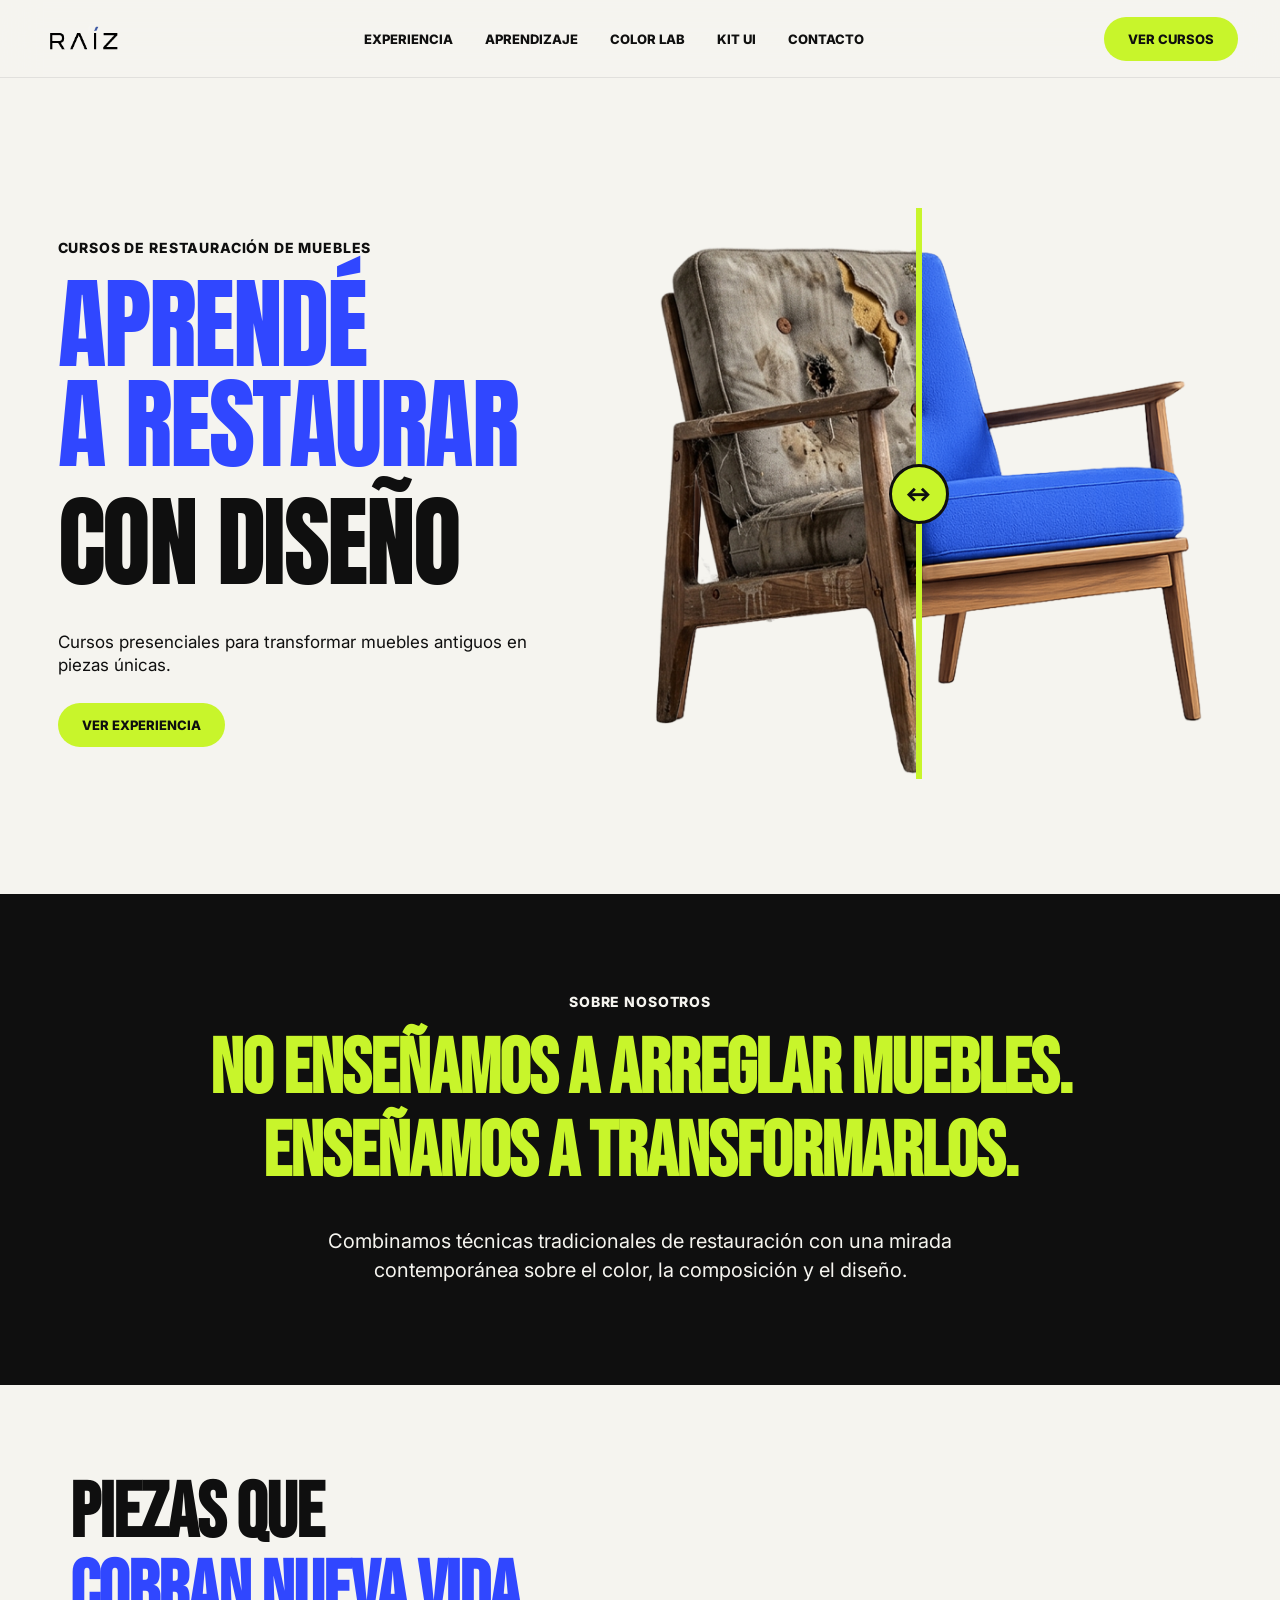
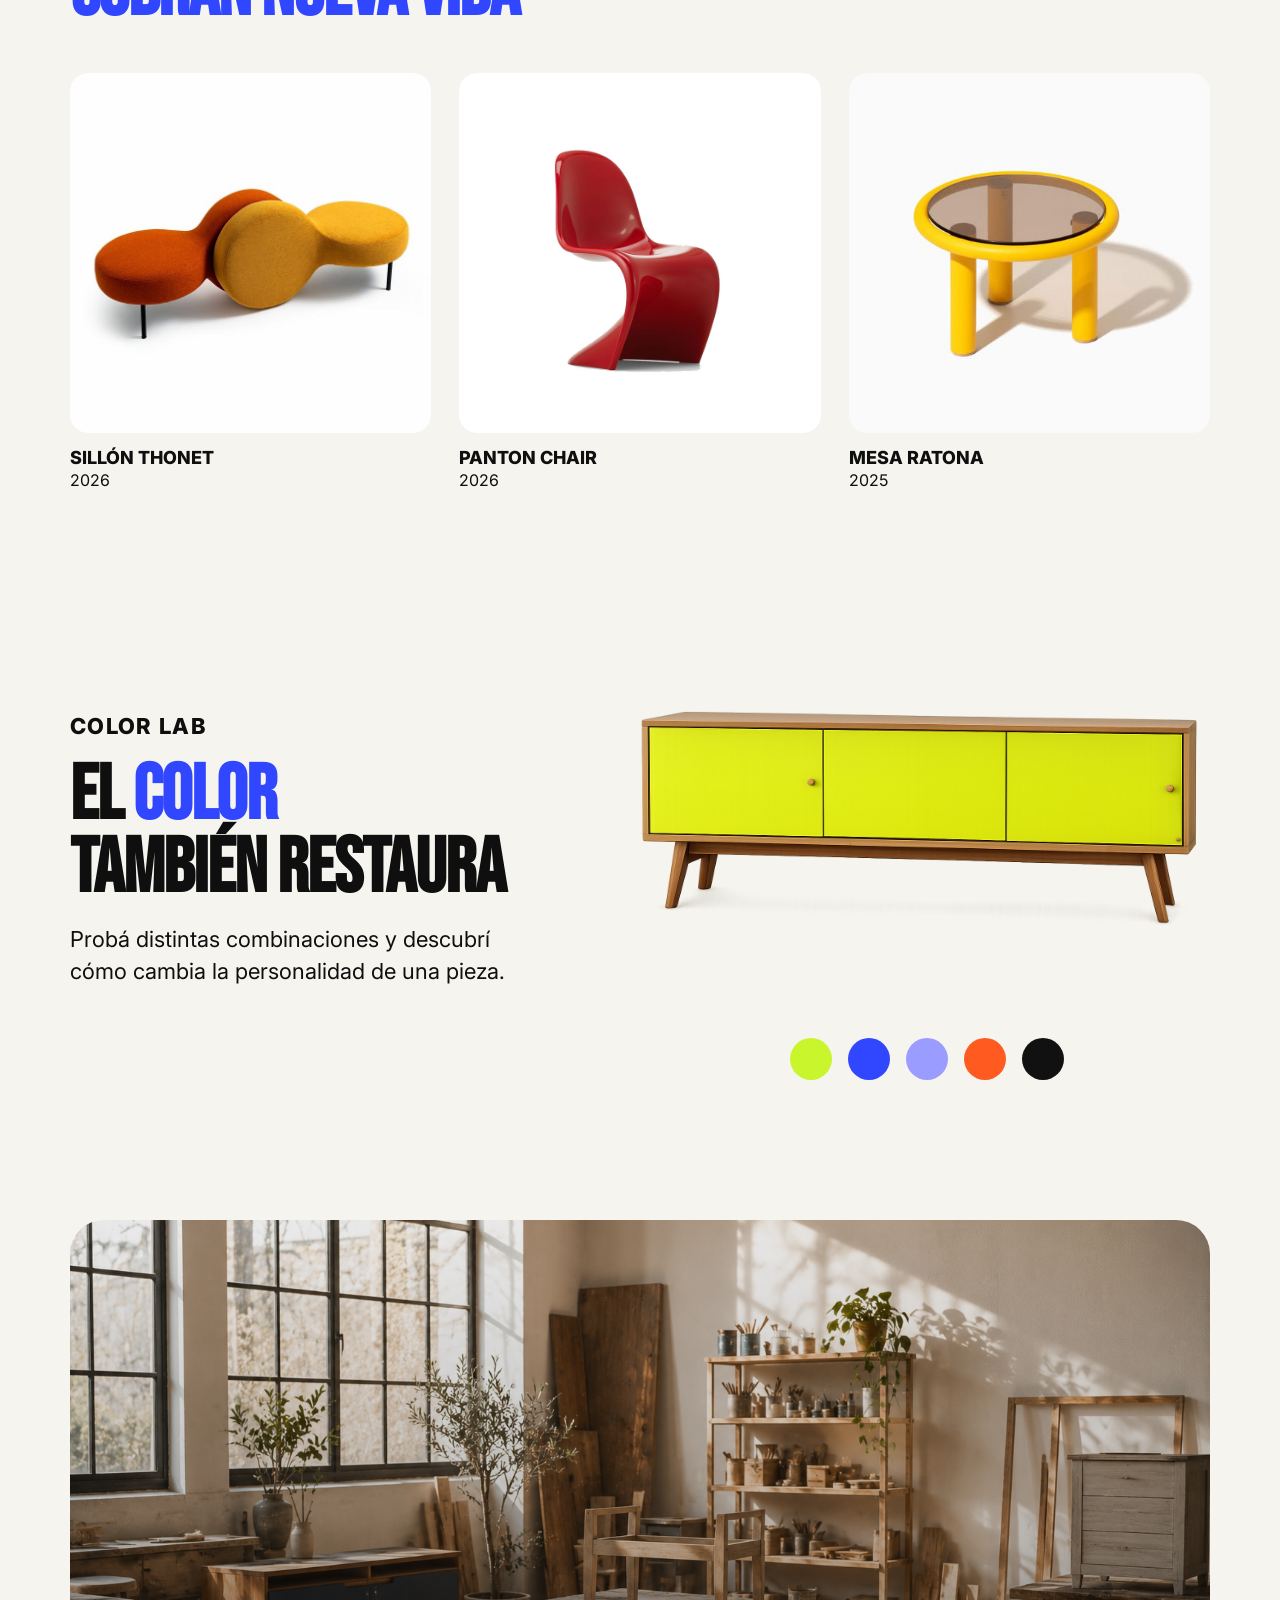
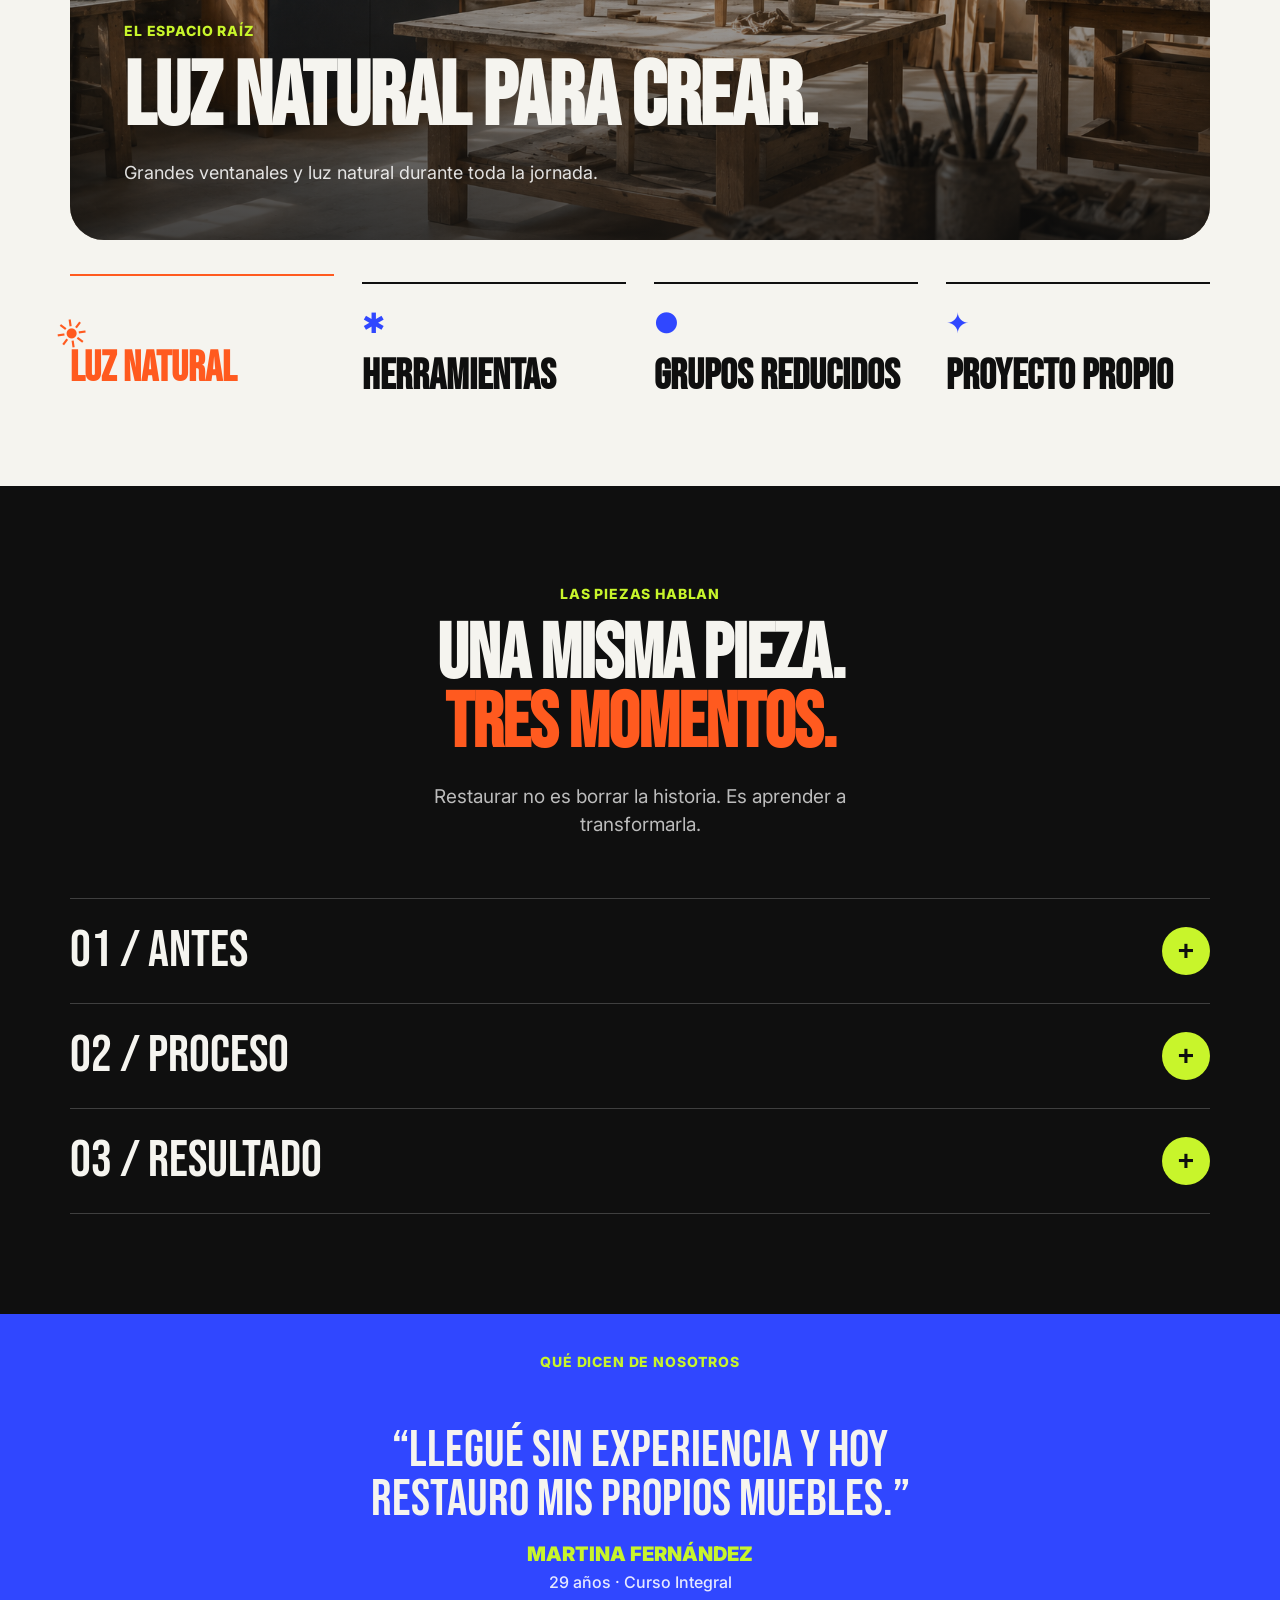
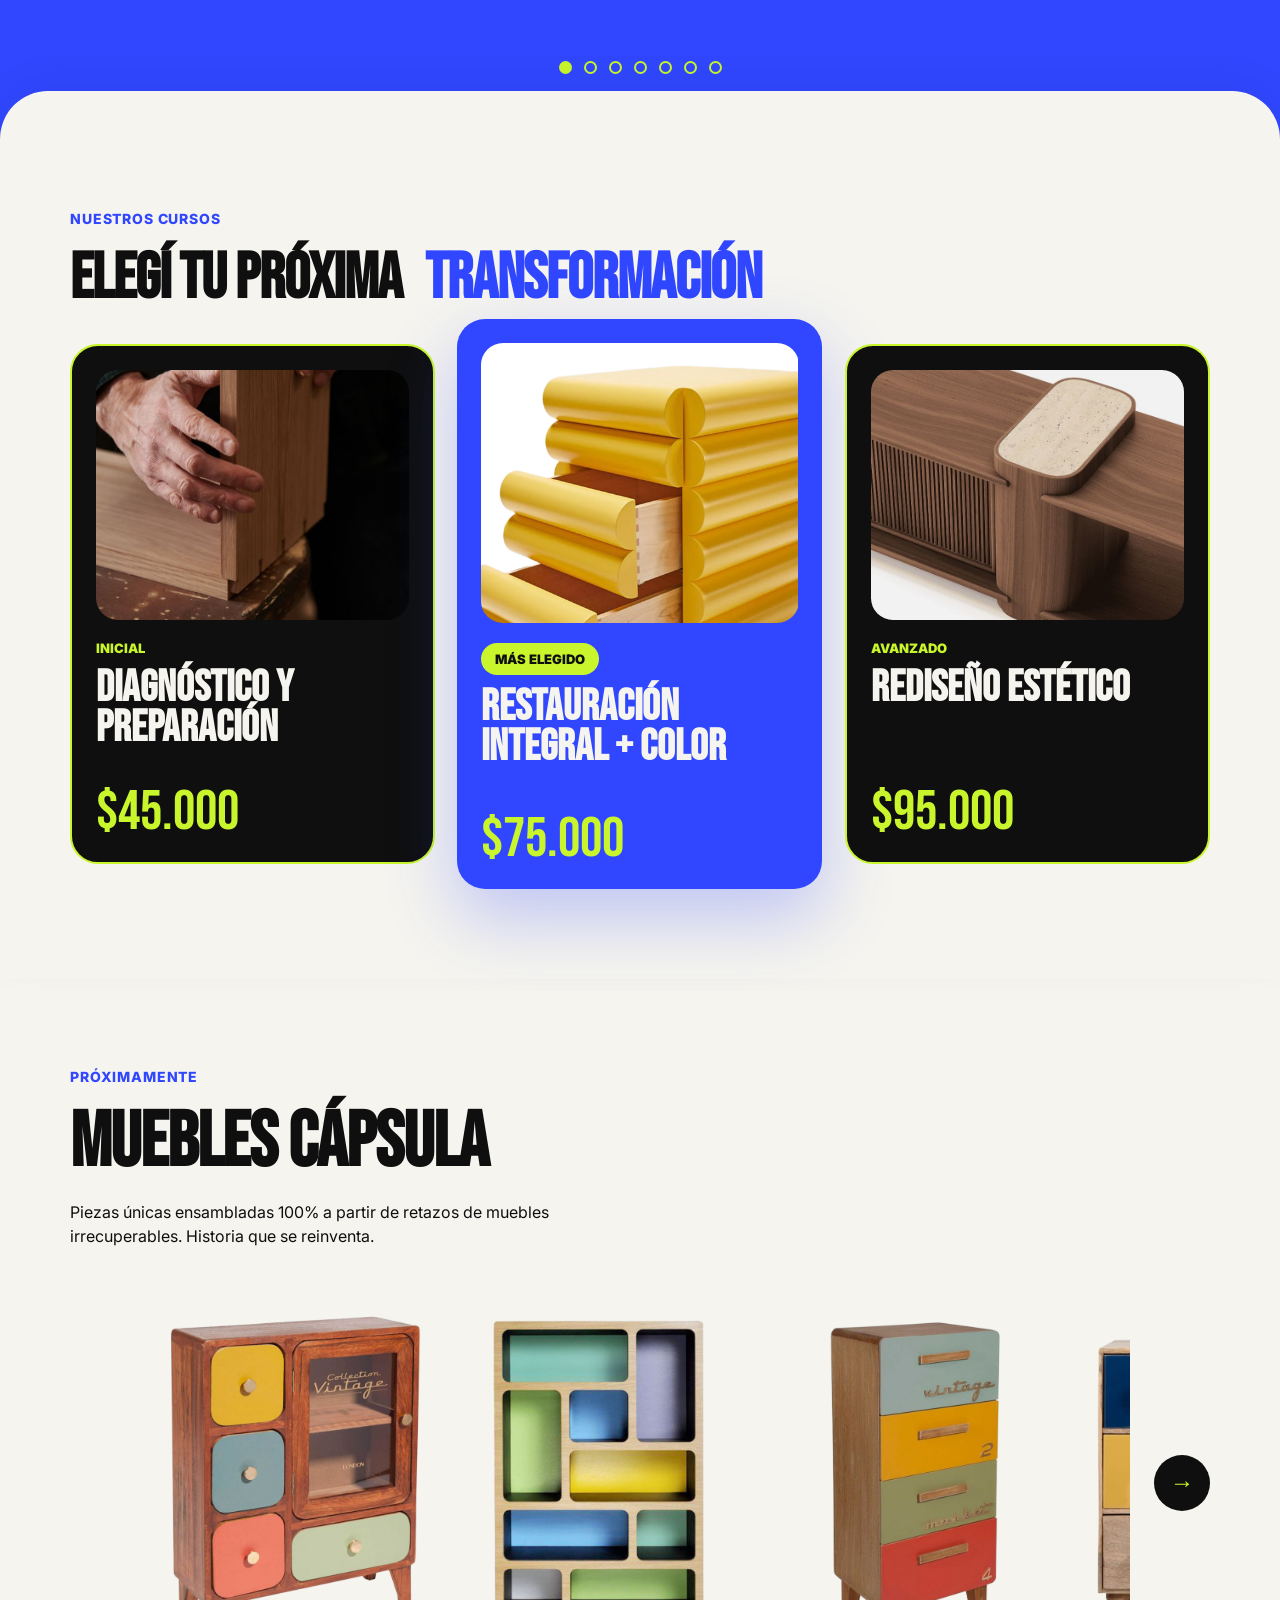
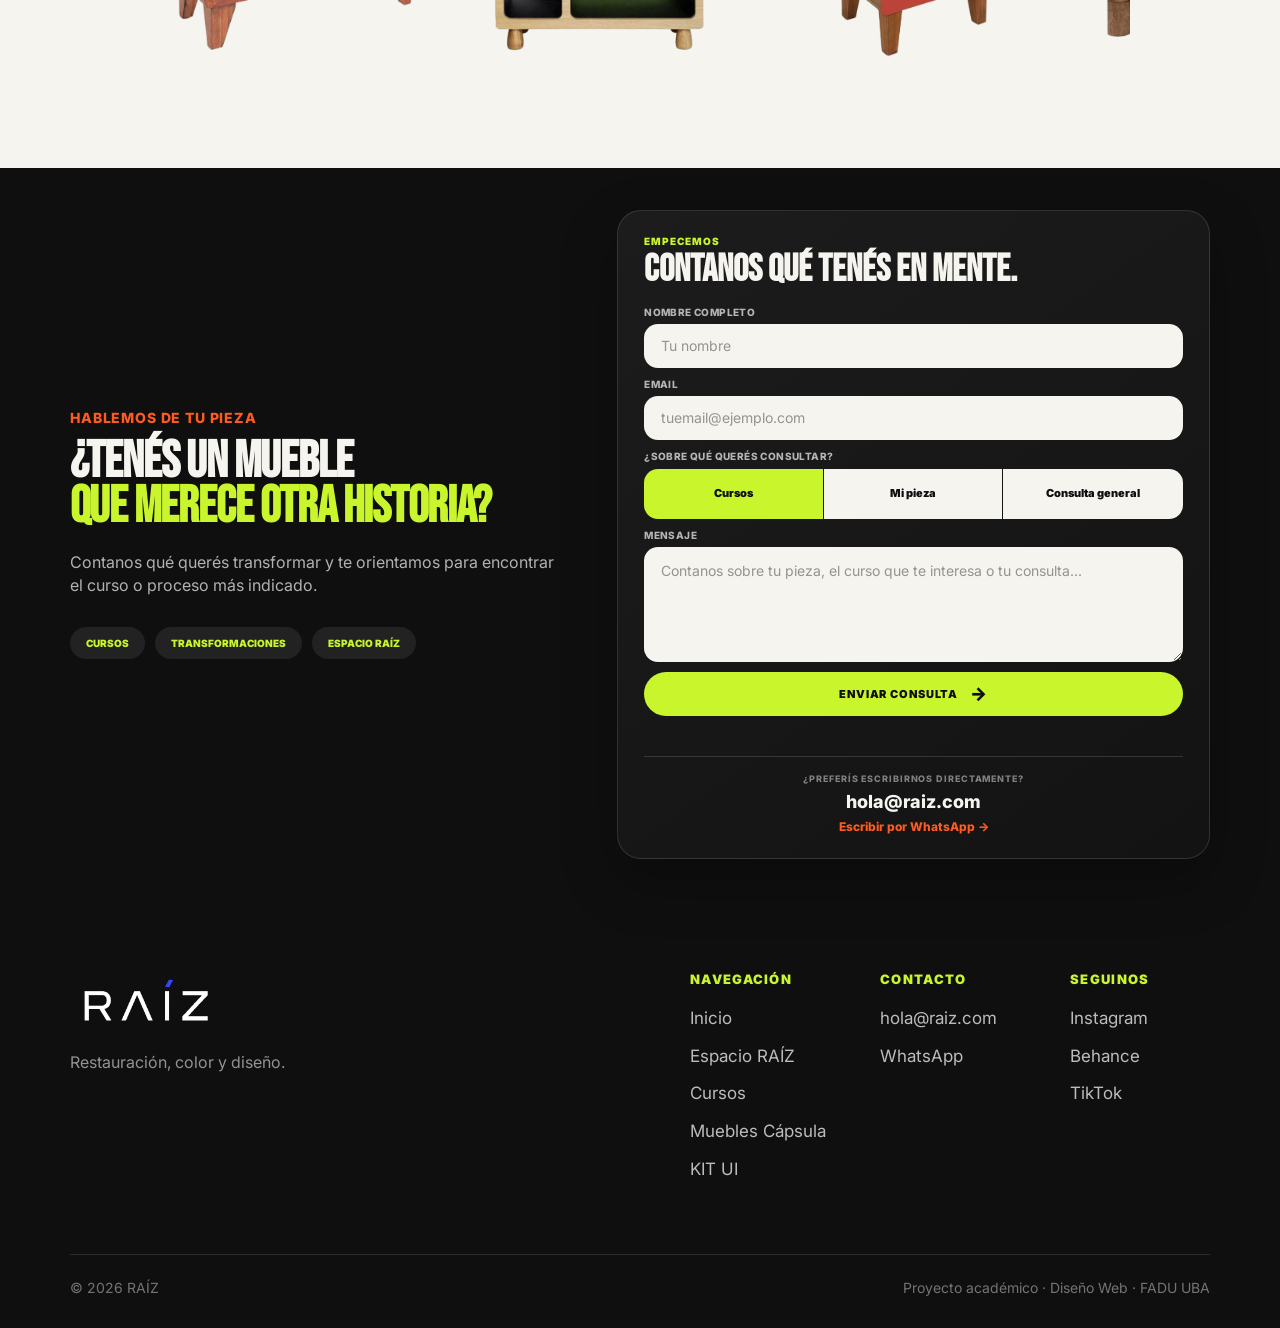
<file: index.html>
<!DOCTYPE html>
<html lang="es">
<head>
  <meta charset="UTF-8" />
  <meta name="viewport" content="width=device-width, initial-scale=1.0" />
  <title>RAÍZ | Cursos de restauración de muebles</title>

  <link rel="stylesheet" href="style.css" />
  <link href="https://fonts.googleapis.com/css2?family=Bebas+Neue&family=Inter:wght@400;500;600;700;800&family=Space+Grotesk:wght@500;700&display=swap" rel="stylesheet">
</head>


<body>

<header class="header">
      <a href="#inicio" class="logo">

  <img
    src="./images/LOGO.png"
    alt="RAÍZ"
  >

</a>

   <nav class="nav" id="nav">
  <a href="#experiencia">Experiencia</a>
  <a href="#aprendizaje">Aprendizaje</a>
  <a href="#color-lab">Color Lab</a>
  <a href="kit-ui.html">Kit UI</a>
  <a href="#contacto">Contacto</a>
</nav>

    <!-- ESTE QUEDA SOLO PARA DESKTOP -->
   <a href="#cursos" class="btn-header">
  Ver cursos
</a>
    <button class="menu-btn" id="menuBtn">
        ☰
    </button>

</header>

<main>

<!-- HERO -->

<section class="hero" id="inicio">

  <!-- TEXTO -->

  <div class="hero-text">

    <p class="eyebrow">
      Cursos de restauración de muebles
    </p>

    <h1 class="hero-title">

      <span class="hero-blue">
        Aprendé<br>
        a restaurar
      </span>

      <span class="hero-black">
        con diseño
      </span>

    </h1>

    <p class="hero-description">
      Cursos presenciales para transformar muebles antiguos en
      piezas únicas.
    </p>

    <a
      href="#experiencia"
      class="btn-main hero-btn-desktop"
    >
      Ver experiencia
    </a>

  </div>


  <!-- COMPARADOR -->

  <div class="hero-image">

    <div
      class="compare-slider"
      id="compareSlider"
    >

      <!-- IMAGEN RESTAURADA -->

      <img
        src="./images/mueble-restaurado.png"
        alt="Mueble restaurado"
        class="compare-img compare-new"
        draggable="false"
      >


      <!-- CONTENEDOR QUE RECORTA LA IMAGEN VIEJA -->

      <div
        class="compare-old-wrapper"
        id="compareOldWrapper"
      >

        <img
          src="./images/mueble-viejo.png"
          alt="Mueble antes de restaurar"
          class="compare-img compare-old"
          draggable="false"
        >

      </div>


      <!-- LÍNEA DEL COMPARADOR -->

      <div
        class="compare-line"
        id="compareLine"
      >
        <span>↔</span>
      </div>

    </div>

  </div>


  <!-- BOTÓN SOLO MOBILE -->

  <a
    href="#experiencia"
    class="btn-main hero-btn-mobile"
  >
    Ver experiencia
  </a>

</section>

  <!-- SOBRE NOSOTROS -->
<section class="manifesto reveal" id="experiencia">

  <p class="eyebrow">Sobre nosotros</p>

  <h2>
    <span class="manifesto-desktop">
      No enseñamos a arreglar muebles.<br>
      Enseñamos a transformarlos.
    </span>

    <span class="manifesto-mobile">
      Restaurar<br>
      es diseñar.
    </span>
  </h2>

  <p>
    Combinamos técnicas tradicionales de restauración con una mirada contemporánea sobre el color, la composición y el diseño.
  </p>

</section>

<!-- PROYECTOS DESTACADOS -->

<section class="projects reveal" id="aprendizaje">
    <div class="projects-header">

        <div>
<h2>
    Piezas que<br>
    <span>cobran nueva vida</span>
</h2>
        </div>

    </div>

    <div class="projects-grid">

        <!-- PROYECTO 1 -->

        <article class="project-card reveal reveal-delay-1">

            <div class="project-flip">

                <!-- FRENTE -->

                <div class="project-front">
                    <img src="images/SILLON THONET.jpeg" alt="Sillón Thonet">
                </div>

                <!-- DORSO -->

                <div class="project-back">

                    <div class="project-back-content">

                        <span class="project-number">
                            PROYECTO 01
                        </span>

                        <h4>SILLÓN THONET</h4>

                        <div class="project-specs">

                            <div>
                                <small>AÑO</small>
                                <strong>2026</strong>
                            </div>

                            <div>
                                <small>TÉCNICA</small>
                                <strong>Tapizado</strong>
                            </div>

                            <div>
                                <small>NIVEL</small>
                                <strong>Intermedio</strong>
                            </div>

                            <div>
                                <small>CURSO</small>
                                <strong>Integral</strong>
                            </div>

                        </div>

                    </div>

                </div>

            </div>

            <h3>SILLÓN THONET</h3>
            <span>2026</span>

        </article>

        <!-- PROYECTO 2 -->

        <article class="project-card reveal reveal-delay-2">

            <div class="project-flip">

                <div class="project-front">
                    <img src="images/PANTON CHAIR.jpg" alt="Panton Chair">
                </div>

                <div class="project-back">

                    <div class="project-back-content">

                        <span class="project-number">
                            PROYECTO 02
                        </span>

                        <h4>PANTON CHAIR</h4>

                        <div class="project-specs">

                            <div>
                                <small>AÑO</small>
                                <strong>2026</strong>
                            </div>

                            <div>
                                <small>TÉCNICA</small>
                                <strong>Color</strong>
                            </div>

                            <div>
                                <small>NIVEL</small>
                                <strong>Inicial</strong>
                            </div>

                            <div>
                                <small>CURSO</small>
                                <strong>Color Lab</strong>
                            </div>

                        </div>

                    </div>

                </div>

            </div>

            <h3>PANTON CHAIR</h3>
            <span>2026</span>

        </article>

        <!-- PROYECTO 3 -->

        <article class="project-card reveal reveal-delay-3">

            <div class="project-flip">

                <div class="project-front">
                    <img src="images/Demain Jardin.jpeg" alt="Mesa Ratona">
                </div>

                <div class="project-back">

                    <div class="project-back-content">

                        <span class="project-number">
                            PROYECTO 03
                        </span>

                        <h4>MESA RATONA</h4>

                        <div class="project-specs">

                            <div>
                                <small>AÑO</small>
                                <strong>2025</strong>
                            </div>

                            <div>
                                <small>TÉCNICA</small>
                                <strong>Acabado</strong>
                            </div>

                            <div>
                                <small>NIVEL</small>
                                <strong>Avanzado</strong>
                            </div>

                            <div>
                                <small>CURSO</small>
                                <strong>Rediseño</strong>
                            </div>

                        </div>

                    </div>

                </div>

            </div>

            <h3>MESA RATONA</h3>
            <span>2025</span>

        </article>

    </div>

</section>

  <!-- COLOR LAB -->
<section class="color-lab" id="color-lab">

    <div class="color-text reveal">
        <p class="eyebrow">Color Lab</p>
        <h2>
    El <span>color</span><br>
    también restaura
</h2>
        <p>
            Probá distintas combinaciones y descubrí cómo cambia la personalidad de una pieza.
        </p>
    </div>

    <div class="furniture-preview reveal reveal-delay-2">
        <img
            id="colorFurniture"
            src="images/MUEBLE VERDE.png"
            alt="Mueble">
        <div class="color-buttons">

            <button data-image="images/MUEBLE VERDE.png" style="background:#C8F52B"></button>

            <button data-image="images/MUEBLE AZUL.png" style="background:#3047FF"></button>

            <button data-image="images/MUEBLE VIOLETA.png" style="background:#9B9CFF"></button>

            <button data-image="images/MUEBLE NARANJA.png" style="background:#FF5A1F"></button>

            <button data-image="images/MUEBLE NEGRO.png" style="background:#111111"></button>

        </div>

    </div>

</section>

<!-- ESPACIO RAÍZ -->

<section class="space-section reveal" id="espacio">

  <!-- =========================
       VERSIÓN DESKTOP
  ========================== -->

  <div class="space-desktop">

    <div class="space-image reveal">

      <img
        id="spaceImage"
        src="./images/espacio-raiz.jpg"
        alt="Taller RAÍZ"
      >

      <div class="space-overlay">

        <p class="eyebrow">
          El espacio RAÍZ
        </p>

        <h2 id="spaceTitle">
          Luz natural para crear.
        </h2>

        <p
          class="space-description"
          id="spaceDescription"
        >
          Grandes ventanales y luz natural durante toda la jornada.
        </p>

      </div>

    </div>

    <div class="space-points reveal reveal-delay-2">

      <article
        class="space-point active"
        data-image="./images/espacio-raiz.jpg"
        data-title="Luz natural para crear"
        data-description="Grandes ventanales y luz natural durante toda la jornada."
      >
        <span>☀</span>
        <h3>Luz natural</h3>
      </article>

      <article
        class="space-point"
        data-image="./images/espacio-herramientas.jpg"
        data-title="Todo al alcance de tus manos"
        data-description="Trabajamos con herramientas reales para aprender cada etapa del proceso."
      >
        <span>✱</span>
        <h3>Herramientas</h3>
      </article>

      <article
        class="space-point"
        data-image="./images/espacio-grupos.jpg"
        data-title="Aprendizaje guiado"
        data-description="Clases personalizadas, grupos reducidos y seguimiento constante."
      >
        <span>●</span>
        <h3>Grupos reducidos</h3>
      </article>

      <article
        class="space-point"
        data-image="./images/espacio-proyecto.jpg"
        data-title="Tu pieza, tu transformación"
        data-description="Cada estudiante trabaja sobre un proyecto real y desarrolla su propia propuesta."
      >
        <span>✦</span>
        <h3>Proyecto propio</h3>
      </article>

    </div>

  </div>

  <!-- =========================
       VERSIÓN MOBILE
  ========================== -->

  <div class="space-mobile-carousel">

    <div class="space-mobile-header">

      <p class="eyebrow">
        Espacio RAÍZ
      </p>

      <h2>
        Así se vive<br>
        un curso RAÍZ
      </h2>

    </div>

    <div
      class="space-mobile-slider"
      id="spaceMobileSlider"
    >

      <div
        class="space-mobile-track"
        id="spaceMobileTrack"
      >

        <article class="space-mobile-slide">

          <img
            src="./images/espacio-herramientas.jpg"
            alt="Herramientas del taller"
          >

          <div class="space-mobile-caption">

            <span>01</span>

            <h3>Herramientas</h3>

            <p>
              Todo lo necesario para trabajar cada pieza durante el curso.
            </p>

          </div>

        </article>

        <article class="space-mobile-slide">

          <img
            src="./images/espacio-grupos.jpg"
            alt="Grupo reducido trabajando en el taller"
          >

          <div class="space-mobile-caption">

            <span>02</span>

            <h3>Grupos reducidos</h3>

            <p>
              Clases cercanas y con acompañamiento constante.
            </p>

          </div>

        </article>

        <article class="space-mobile-slide">

          <img
            src="./images/espacio-raiz.jpg"
            alt="Taller con luz natural"
          >

          <div class="space-mobile-caption">

            <span>03</span>

            <h3>Luz natural</h3>

            <p>
              Un espacio luminoso y cómodo para trabajar.
            </p>

          </div>

        </article>

        <article class="space-mobile-slide">

          <img
            src="./images/espacio-proyecto.jpg"
            alt="Proyecto propio en el taller"
          >

          <div class="space-mobile-caption">

            <span>04</span>

            <h3>Proyecto propio</h3>

            <p>
              Trabajás sobre una pieza real y te la llevás terminada.
            </p>

          </div>

        </article>

      </div>

    </div>

    <div
      class="space-mobile-dots"
      id="spaceMobileDots"
    >

      <button
        class="space-mobile-dot active"
        aria-label="Ver Herramientas"
      ></button>

      <button
        class="space-mobile-dot"
        aria-label="Ver Grupos reducidos"
      ></button>

      <button
        class="space-mobile-dot"
        aria-label="Ver Luz natural"
      ></button>

      <button
        class="space-mobile-dot"
        aria-label="Ver Proyecto propio"
      ></button>

    </div>

  </div>

</section>

<!-- LAS PIEZAS HABLAN / TRANSFORMACIÓN -->

<section class="story-transform reveal" id="transformacion">

  <div class="story-transform-header reveal">

    <p class="eyebrow">
      Las piezas hablan
    </p>

    <h2>
      Una misma pieza.<br>
      <span>Tres momentos.</span>
    </h2>

    <p>
      Restaurar no es borrar la historia.
      Es aprender a transformarla.
    </p>

  </div>

  <div class="story-accordion">

    <!-- 01 / ANTES -->

    <article class="story-panel reveal reveal-delay-1">

      <button
        class="story-trigger"
        type="button"
        aria-expanded="false"
      >
        <span>01 / Antes</span>
        <strong>+</strong>
      </button>

      <div class="story-content">

        <div class="story-image">

          <img
            src="./images/historia-antes.jpg"
            alt="Mueble antes de ser restaurado"
          >

          <div class="story-overlay">

            <h3>Mirar antes de intervenir</h3>

            <p>
              Analizamos el estado de la pieza, sus materiales,
              sus daños y todo aquello que todavía puede conservarse.
            </p>

          </div>

        </div>

      </div>

    </article>

    <!-- 02 / PROCESO -->

    <article class="story-panel reveal reveal-delay-2">

      <button
        class="story-trigger"
        type="button"
        aria-expanded="false"
      >
        <span>02 / Proceso</span>
        <strong>+</strong>
      </button>

      <div class="story-content">

        <div class="story-image">

          <img
            src="./images/historia-proceso.jpg"
            alt="Mueble durante el proceso de restauración"
          >

          <div class="story-overlay">

            <h3>Transformar con criterio</h3>

            <p>
              Reparamos, probamos materiales y exploramos
              nuevas decisiones de color, forma y terminación.
            </p>

          </div>

        </div>

      </div>

    </article>

    <!-- 03 / RESULTADO -->

    <article class="story-panel reveal reveal-delay-3">

      <button
        class="story-trigger"
        type="button"
        aria-expanded="false"
      >
        <span>03 / Resultado</span>
        <strong>+</strong>
      </button>

      <div class="story-content">

        <div class="story-image">

          <img
            src="./images/historia-resultado.jpg"
            alt="Mueble completamente restaurado"
          >

          <div class="story-overlay">

            <h3>Una nueva identidad</h3>

            <p>
              La pieza conserva su historia, pero vuelve a habitar
              el presente con una estética completamente renovada.
            </p>

          </div>

        </div>

      </div>

    </article>

  </div>

</section>

<!-- TESTIMONIOS -->

<section class="testimonials reveal" id="testimonios">

  <p class="eyebrow">Qué dicen de nosotros</p>

  <div class="testimonial-desktop">

    <div class="testimonial-quote">

      <p id="testimonialText">
        “Llegué sin saber usar una lija y terminé restaurando un mueble que hoy es el protagonista de mi living.”
      </p>

      <strong id="testimonialName">
        Martina Fernández
      </strong>

      <span id="testimonialInfo">
        29 años · Curso Integral
      </span>

    </div>

    <div class="testimonial-dots">

      <button class="dot active" data-testimonial="0" aria-label="Testimonio 1"></button>
      <button class="dot" data-testimonial="1" aria-label="Testimonio 2"></button>
      <button class="dot" data-testimonial="2" aria-label="Testimonio 3"></button>
      <button class="dot" data-testimonial="3" aria-label="Testimonio 4"></button>
      <button class="dot" data-testimonial="4" aria-label="Testimonio 5"></button>
      <button class="dot" data-testimonial="5" aria-label="Testimonio 6"></button>
      <button class="dot" data-testimonial="6" aria-label="Testimonio 7"></button>

    </div>

  </div>

  <!-- TESTIMONIOS MOBILE -->

<div class="testimonial-mobile-carousel">

  <article class="testimonial-mobile-card">
    <p>
      “Llegué sin experiencia y hoy restauro mis propios muebles.”
    </p>

    <strong>
      Martina Fernández
    </strong>

    <span>
      29 años · Curso Integral
    </span>
  </article>

  <article class="testimonial-mobile-card">
    <p>
      “Aprendí que restaurar también es diseñar y crear algo nuevo.”
    </p>

    <strong>
      Camila Rodríguez
    </strong>

    <span>
      34 años · Color Lab
    </span>
  </article>

  <article class="testimonial-mobile-card">
    <p>
      “El ambiente del taller hizo que disfrutara cada parte del proceso.”
    </p>

    <strong>
      Julieta Acosta
    </strong>

    <span>
      27 años · Curso Inicial
    </span>
  </article>

  <article class="testimonial-mobile-card">
    <p>
      “Ahora miro los muebles antiguos con otros ojos.”
    </p>

    <strong>
      Lucía Herrera
    </strong>

    <span>
      31 años · Curso Integral
    </span>
  </article>

  <article class="testimonial-mobile-card">
    <p>
      “El curso me dio herramientas para empezar mi propio proyecto.”
    </p>

    <strong>
      Sofía Benítez
    </strong>

    <span>
      38 años · Rediseño Avanzado
    </span>
  </article>

</div>

</section>

  <!-- CURSOS -->
<section class="courses reveal" id="cursos">
    <div class="section-title">
    <div>
      <p class="eyebrow">Nuestros cursos</p>
      <h2>
  Elegí tu próxima
  <span class="title-blue">transformación</span>
</h2>
    </div>
  </div>

  <div class="course-grid">

    <!-- CURSO 1 -->
    <article class="course-card reveal reveal-delay-1">
      <div class="course-flip">

        <div class="course-front">
          <img src="./images/INICIAL.jpg" alt="Curso inicial" class="course-img">
          <p class="course-tag">Inicial</p>
          <h3>Diagnóstico y preparación</h3>
          <h4>$45.000</h4>
        </div>

        <div class="course-back">
          <p class="course-tag">Inicial</p>
          <h3>Diagnóstico y preparación</h3>

          <ul class="course-list">
            <li>1 clase presencial</li>
            <li>Materiales incluidos</li>
            <li>Sin experiencia previa</li>
          </ul>

          <p class="course-description">
            Aprendé a leer una pieza, detectar problemas y preparar la superficie antes de intervenirla.
          </p>

          <a href="curso.html">Inscribirme</a>
        </div>

      </div>
    </article>

    <!-- CURSO 2 -->
    <article class="course-card featured reveal reveal-delay-2">
      <div class="course-flip">

        <div class="course-front">
          <img src="./images/Maselegido.png" alt="Curso restauración integral" class="course-img">
          <p class="course-tag">Más elegido</p>
          <h3>Restauración integral + color</h3>
          <h4>$75.000</h4>
        </div>

        <div class="course-back">
          <p class="course-tag">Más elegido</p>
          <h3>Restauración integral + color</h3>

          <ul class="course-list">
            <li>4 clases presenciales</li>
            <li>Seguimiento personalizado</li>
            <li>Proyecto final propio</li>
          </ul>

          <p class="course-description">
            El proceso completo para reparar, preparar, pintar y terminar una pieza con criterio visual.
          </p>

          <a href="curso.html">Inscribirme</a>
        </div>

      </div>
    </article>

    <!-- CURSO 3 -->
    <article class="course-card reveal reveal-delay-3">
      <div class="course-flip">

        <div class="course-front">
          <img src="./images/Avanzado.jpg" alt="Curso avanzado" class="course-img">
          <p class="course-tag">Avanzado</p>
          <h3>Rediseño estético</h3>
          <h4>$95.000</h4>
        </div>

        <div class="course-back">
          <p class="course-tag">Avanzado</p>
          <h3>Rediseño estético</h3>

          <ul class="course-list">
            <li>3 clases presenciales</li>
            <li>Color + composición</li>
            <li>Terminaciones premium</li>
            <li>Mirada de diseño</li>
          </ul>

          <p class="course-description">
            Para transformar piezas desde una búsqueda más creativa, estética y contemporánea.
          </p>

          <a href="curso.html">Inscribirme</a>
        </div>

      </div>
    </article>

  </div>
</section>

 
  <!-- MUEBLES CÁPSULA -->
<section class="capsule reveal">

  <div class="section-title">
    <div>
      <p class="eyebrow">PRÓXIMAMENTE</p>
      <h2>MUEBLES CÁPSULA</h2>
      <p>
        Piezas únicas ensambladas 100% a partir de retazos de muebles irrecuperables.
        Historia que se reinventa.
      </p>
    </div>
  </div>

  <div class="capsule-carousel">

    <button class="capsule-arrow capsule-prev hidden">←</button>

    <div class="capsule-slider">
      <div class="capsule-track">

        <article class="capsule-item reveal reveal-delay-1">
          <img src="./images/CAPSULA 1.png" alt="Mueble cápsula">
          <div class="capsule-info">
            <span>2026</span>
            <h3>Biblioteca Modular</h3>
            <p>Combinación de compartimentos abiertos con una paleta inspirada en el diseño escandinavo.</p>
          </div>
        </article>

        <article class="capsule-item reveal reveal-delay-2">
          <img src="./images/CAPSULA 2.png" alt="Mueble cápsula">
          <div class="capsule-info">
            <span>2025</span>
            <h3>Vitrina Retro</h3>
            <p>Restauración de una pieza vintage con frentes renovados en tonos pastel.</p>
          </div>
        </article>

        <article class="capsule-item reveal reveal-delay-3">
          <img src="./images/CAPSULA 4.png" alt="Mueble cápsula">
          <div class="capsule-info">
            <span>2024</span>
            <h3>Cajonera Vintage</h3>
            <p>Intervención cromática sobre una cajonera clásica.</p>
          </div>
        </article>

        <article class="capsule-item reveal reveal-delay-4">
          <img src="./images/CAPSULA 5.png" alt="Mueble cápsula">
          <div class="capsule-info">
            <span>2023</span>
            <h3>Cómoda Cromática</h3>
            <p>Rediseño basado en bloques de color y madera natural.</p>
          </div>
        </article>

        <article class="capsule-item reveal reveal-delay-4">
          <img src="./images/CAPSULA 6.png" alt="Mueble cápsula">
          <div class="capsule-info">
            <span>2022</span>
            <h3>Mesa de Noche Modular</h3>
            <p>Juego de texturas inspirado en el diseño contemporáneo.</p>
          </div>
        </article>

      </div>
    </div>

    <button class="capsule-arrow capsule-next">→</button>

  </div>

</section>

  <!-- CONTACTO -->

<section class="contact-section reveal" id="contacto">

  <div class="contact-layout">

    <!-- COLUMNA IZQUIERDA -->

    <div class="contact-intro">

      <p class="eyebrow">
        Hablemos de tu pieza
      </p>

      <h2>
        ¿Tenés un mueble<br>
        <span>que merece otra historia?</span>
      </h2>

      <p class="contact-intro-text">
        Contanos qué querés transformar y te orientamos
        para encontrar el curso o proceso más indicado.
      </p>

          <div class="contact-tags">

  <span>CURSOS</span>
  <span>TRANSFORMACIONES</span>
  <span>ESPACIO RAÍZ</span>

</div>
    </div>

    <!-- COLUMNA DERECHA -->

    <div class="contact-form-panel">

      <div class="contact-form-heading">

        <span>
          Empecemos
        </span>

        <h3>
          Contanos qué tenés en mente.
        </h3>

      </div>

      <form class="contact-form" id="contactForm">

        <div class="contact-field">

          <label for="contactName">
            Nombre completo
          </label>

          <input
            type="text"
            id="contactName"
            name="name"
            placeholder="Tu nombre"
            autocomplete="name"
            required
          >

        </div>

        <div class="contact-field">

          <label for="contactEmail">
            Email
          </label>

          <input
            type="email"
            id="contactEmail"
            name="email"
            placeholder="tuemail@ejemplo.com"
            autocomplete="email"
            required
          >

        </div>

        <fieldset class="contact-options">

          <legend>
            ¿Sobre qué querés consultar?
          </legend>

          <div class="contact-options-grid">

            <label class="contact-option">

              <input
                type="radio"
                name="consultation"
                value="curso"
                checked
              >

              <span>
                Cursos
              </span>

            </label>

            <label class="contact-option">

              <input
                type="radio"
                name="consultation"
                value="pieza"
              >

              <span>
                Mi pieza
              </span>

            </label>

            <label class="contact-option">

              <input
                type="radio"
                name="consultation"
                value="general"
              >

              <span>
                Consulta general
              </span>

            </label>

          </div>

        </fieldset>

        <div class="contact-field">

          <label for="contactMessage">
            Mensaje
          </label>

          <textarea
            id="contactMessage"
            name="message"
            placeholder="Contanos sobre tu pieza, el curso que te interesa o tu consulta..."
            rows="7"
            required
          ></textarea>

        </div>

        <button
          type="submit"
          class="contact-submit"
        >
          Enviar consulta
          <span>→</span>
        </button>

        <p
          class="contact-feedback"
          id="contactFeedback"
          aria-live="polite"
        ></p>

      </form>

      <div class="contact-direct">

        <p>
          ¿Preferís escribirnos directamente?
        </p>

        <a href="mailto:hola@raiz.com">
          hola@raiz.com
        </a>

        <a
          href="#"
          class="contact-whatsapp"
        >
          Escribir por WhatsApp →
        </a>

      </div>

    </div>

  </div>

</section>

</main>

<!-- FOOTER -->

<footer class="footer reveal">

    <div class="footer-top">

        <div class="footer-logo">

  <img
    src="./images/LOGO BLANCO.png"
    alt="RAÍZ"
  >
  <p class="footer-tagline">
  Restauración, color y diseño.
</p>

</div>

        <div class="footer-columns">

            <div>

                <span>NAVEGACIÓN</span>

                <a href="#hero">Inicio</a>
                <a href="#experiencia">Espacio RAÍZ</a>
                <a href="#cursos">Cursos</a>
                <a href="#capsula">Muebles Cápsula</a>
                <a href="kit-ui.html">KIT UI</a>

            </div>

            <div>

                <span>CONTACTO</span>

                <a href="mailto:hola@raiz.com">hola@raiz.com</a>
                <a href="#">WhatsApp</a>

            </div>

            <div>

                <span>SEGUINOS</span>

                <a href="#">Instagram</a>
                <a href="#">Behance</a>
                <a href="#">TikTok</a>

            </div>

        </div>

    </div>

    <div class="footer-bottom">

        <p>
            © 2026 RAÍZ
        </p>

        <p>
            Proyecto académico · Diseño Web · FADU UBA
        </p>

    </div>

</footer>

<script src="script.js"></script>
</body>
</html>
</file>
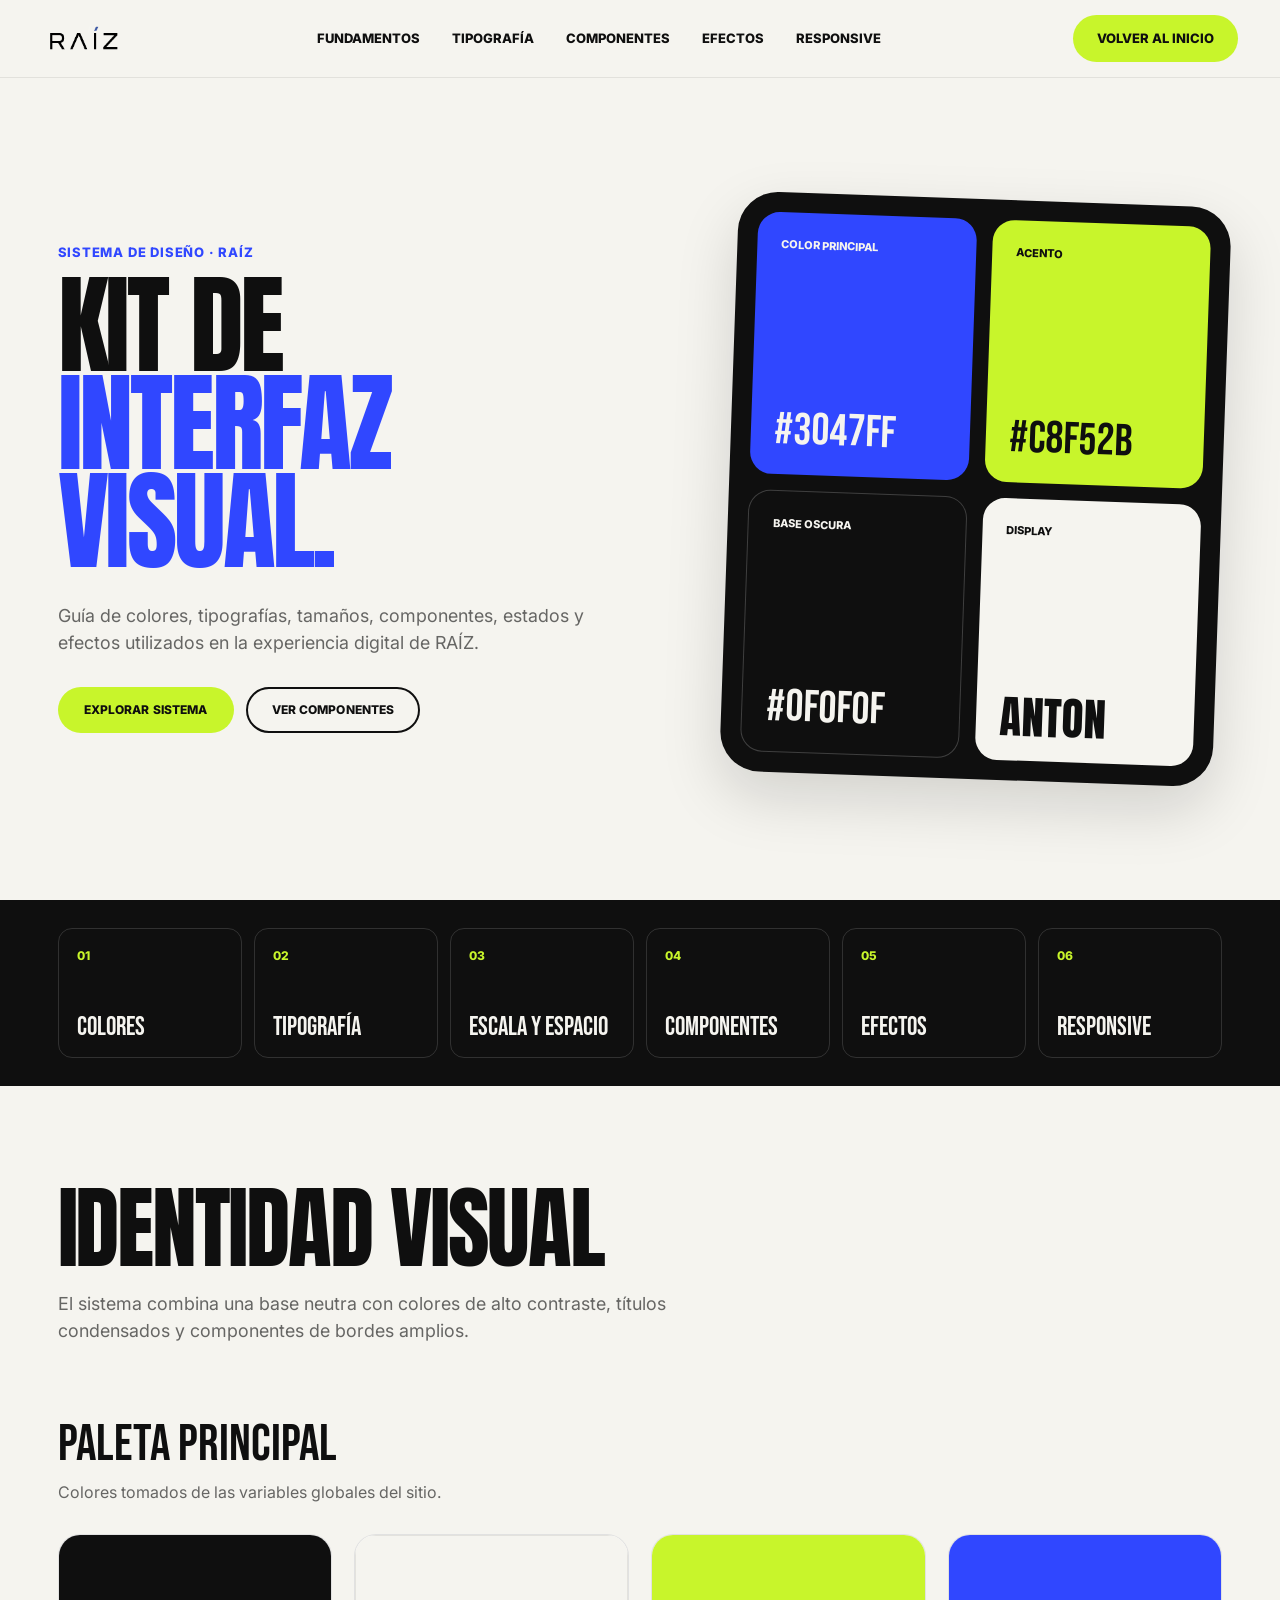
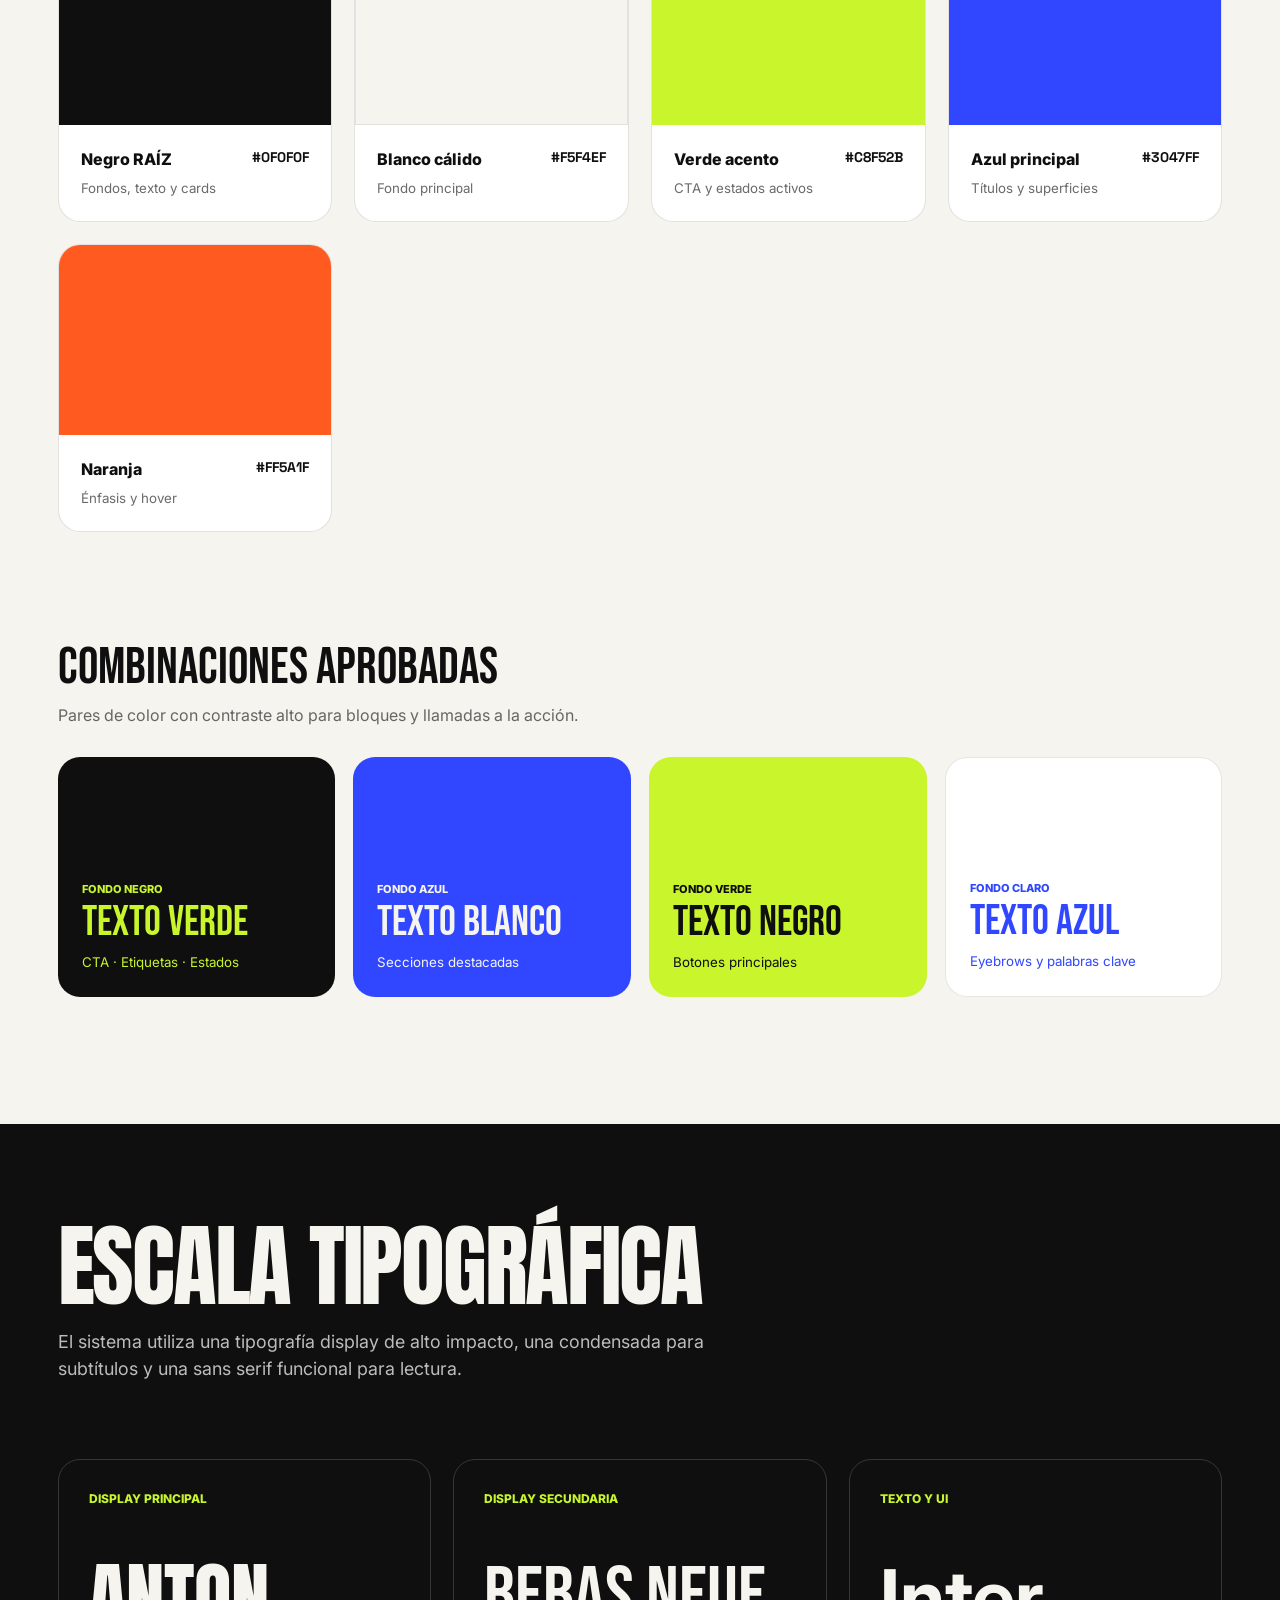
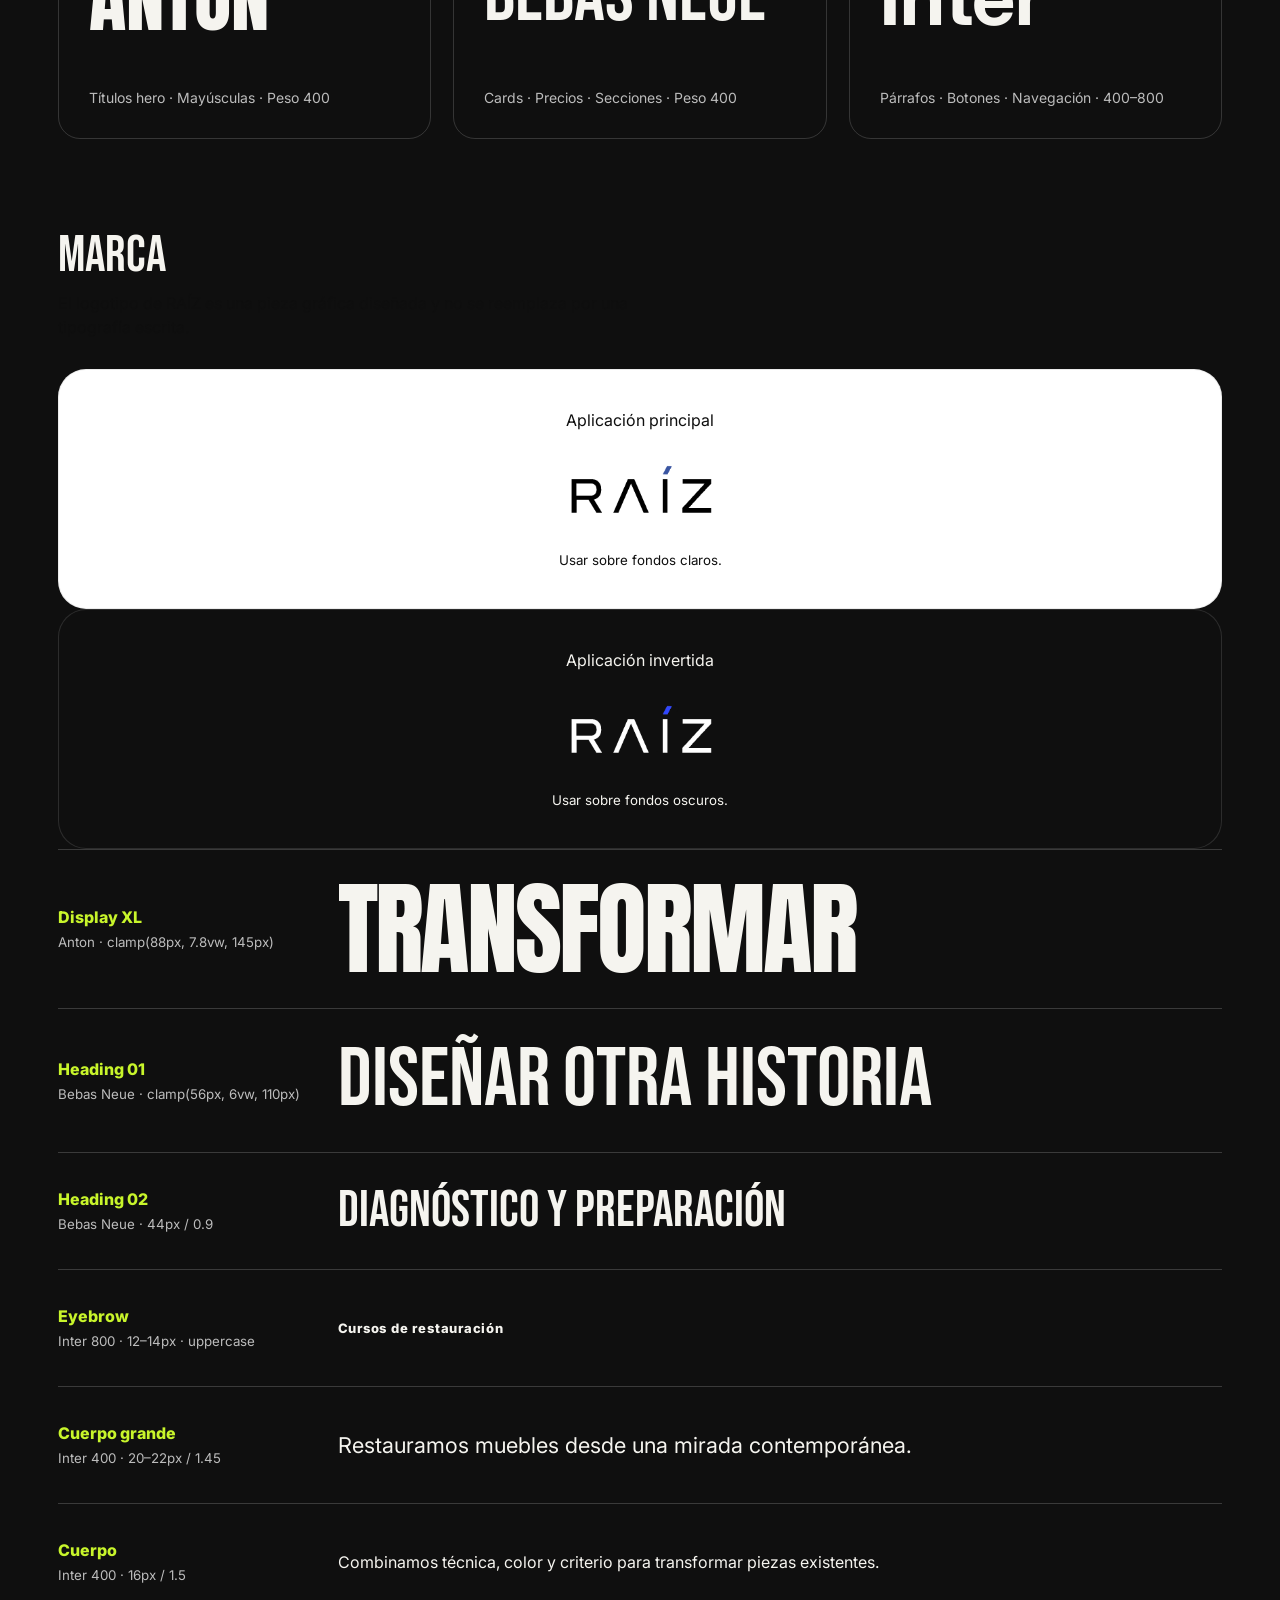
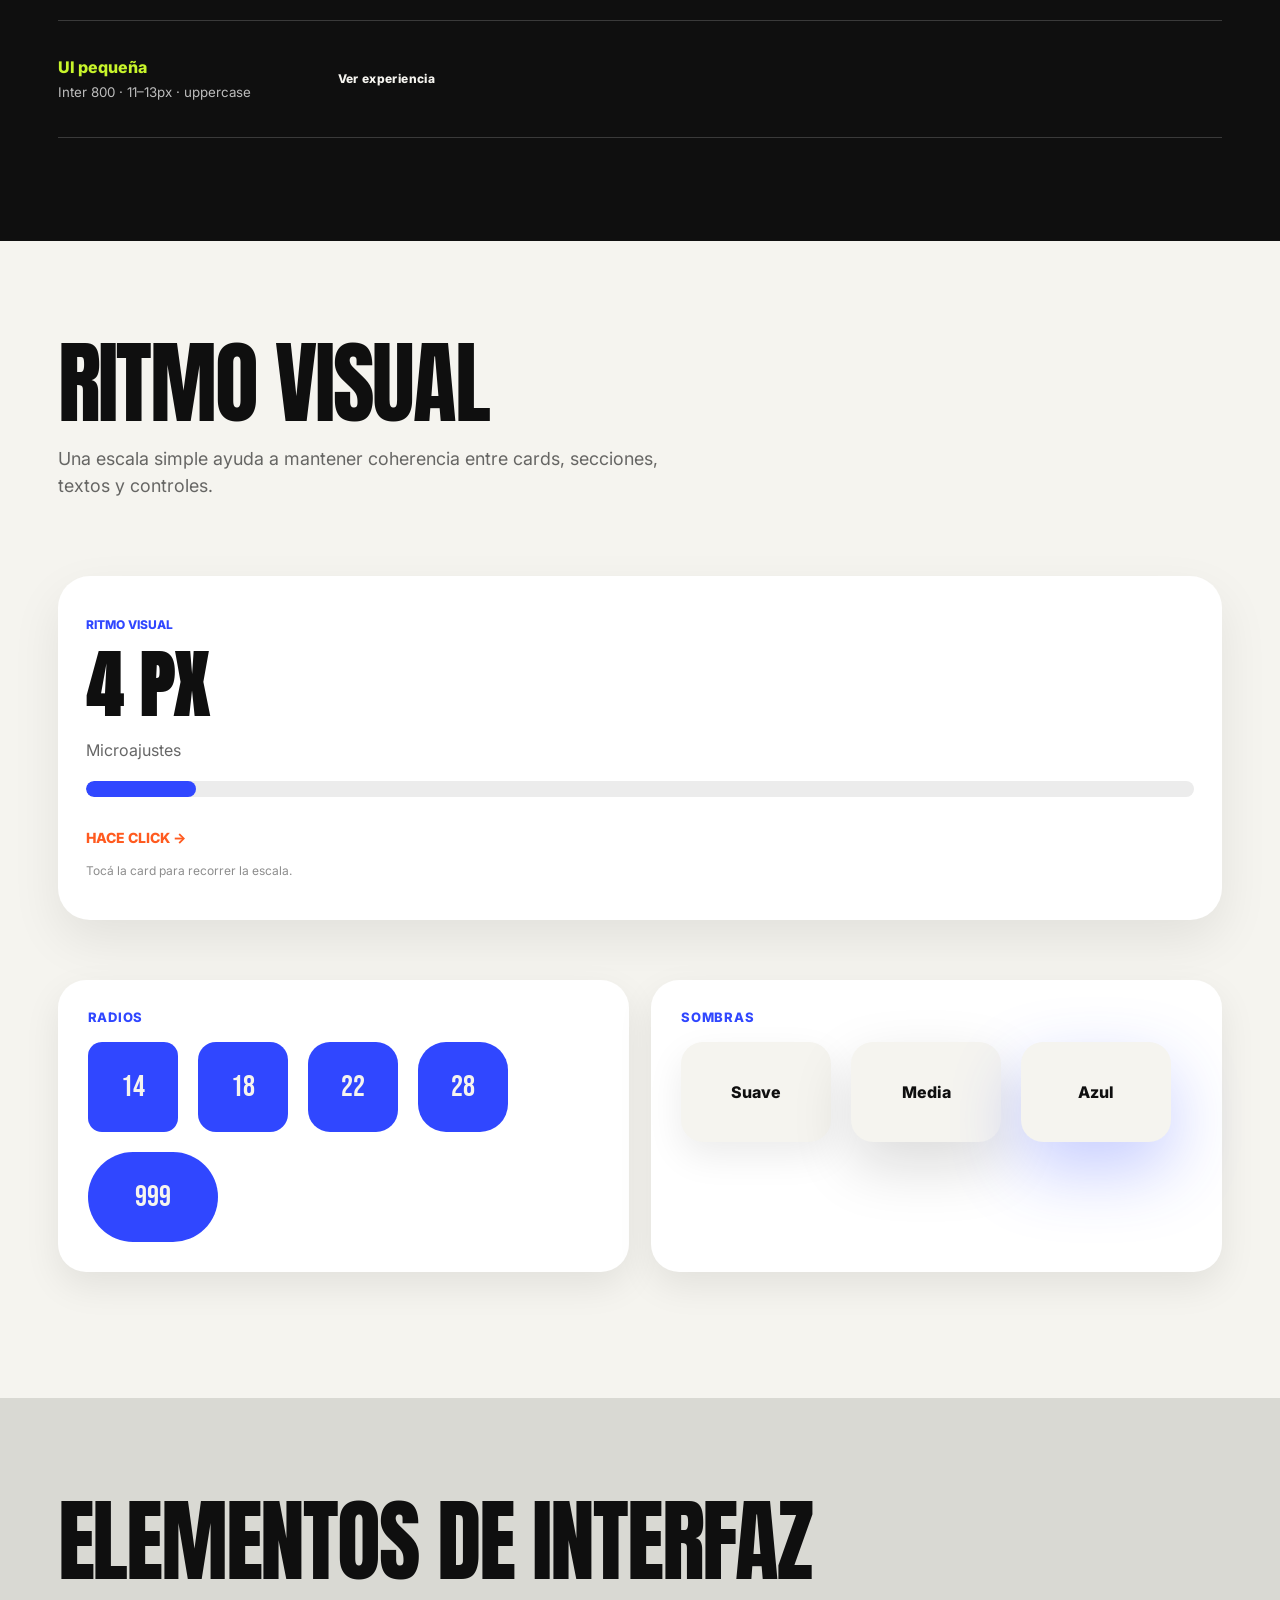
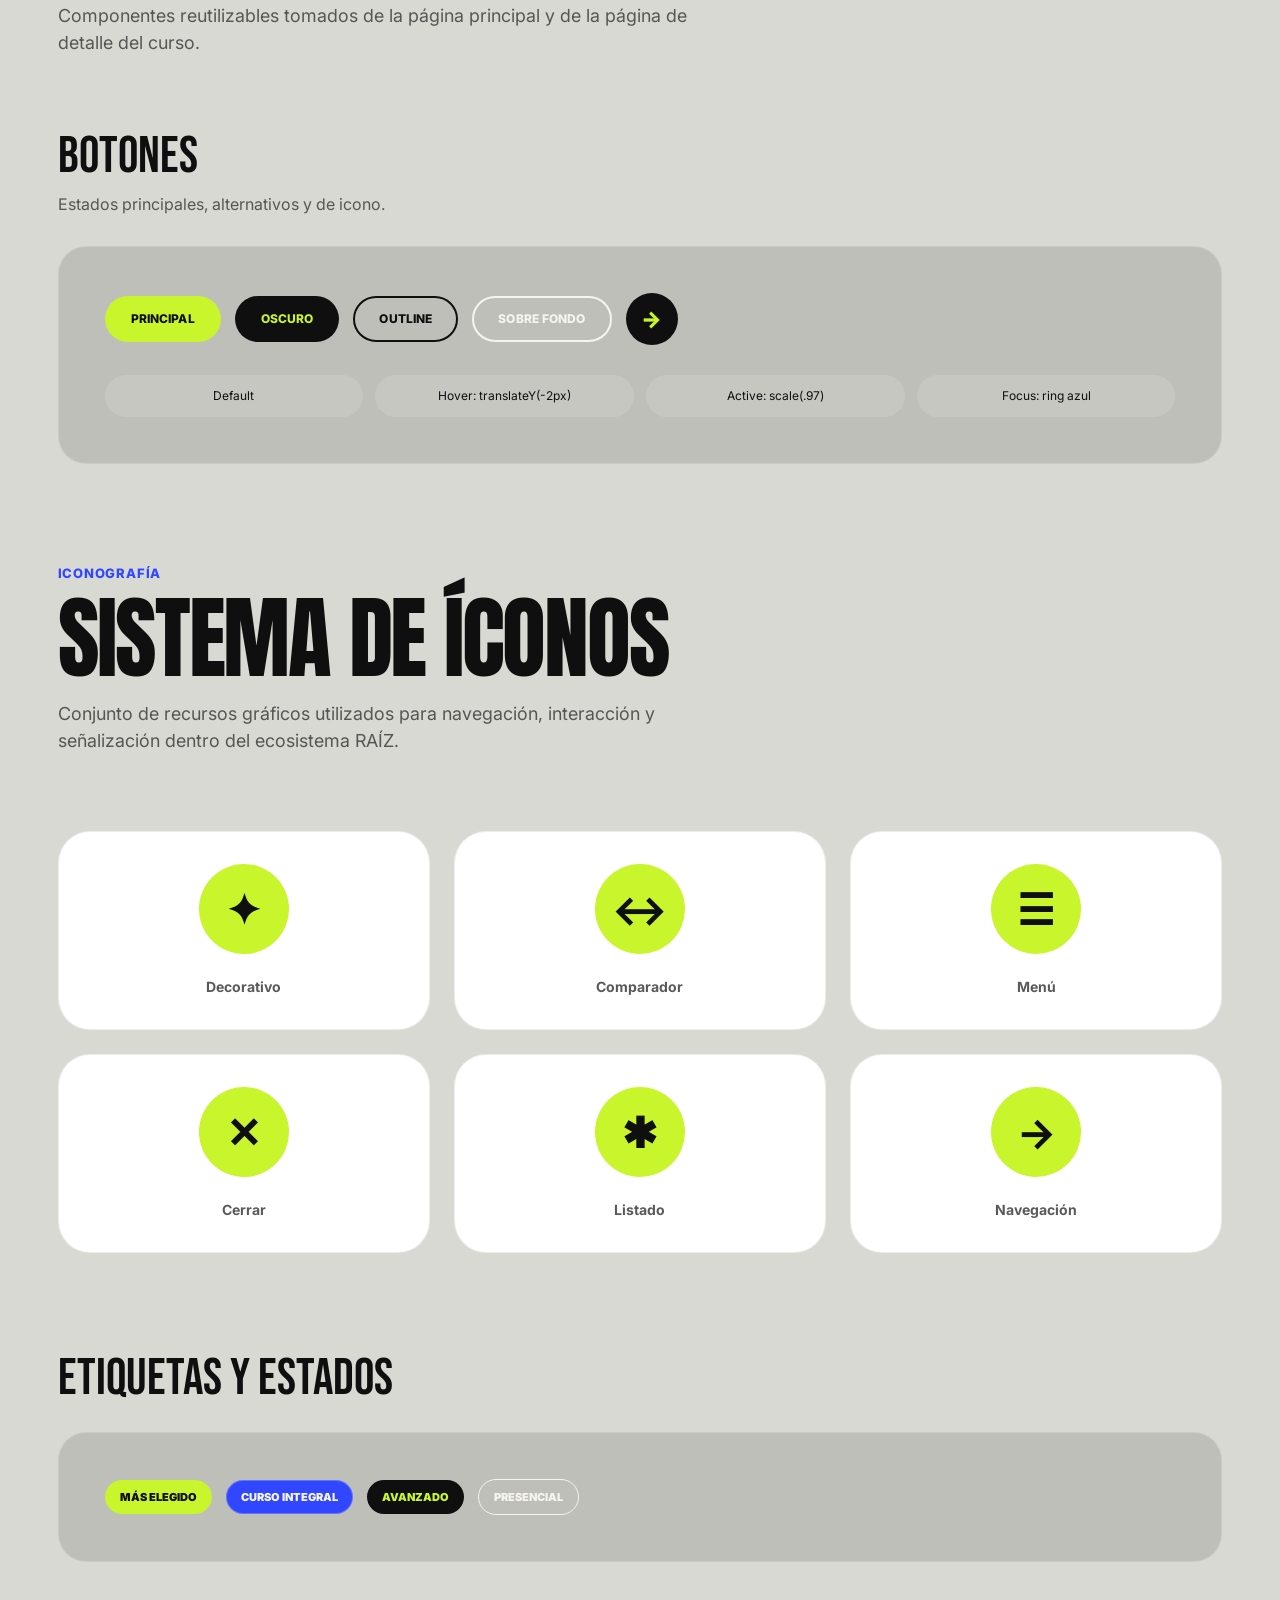
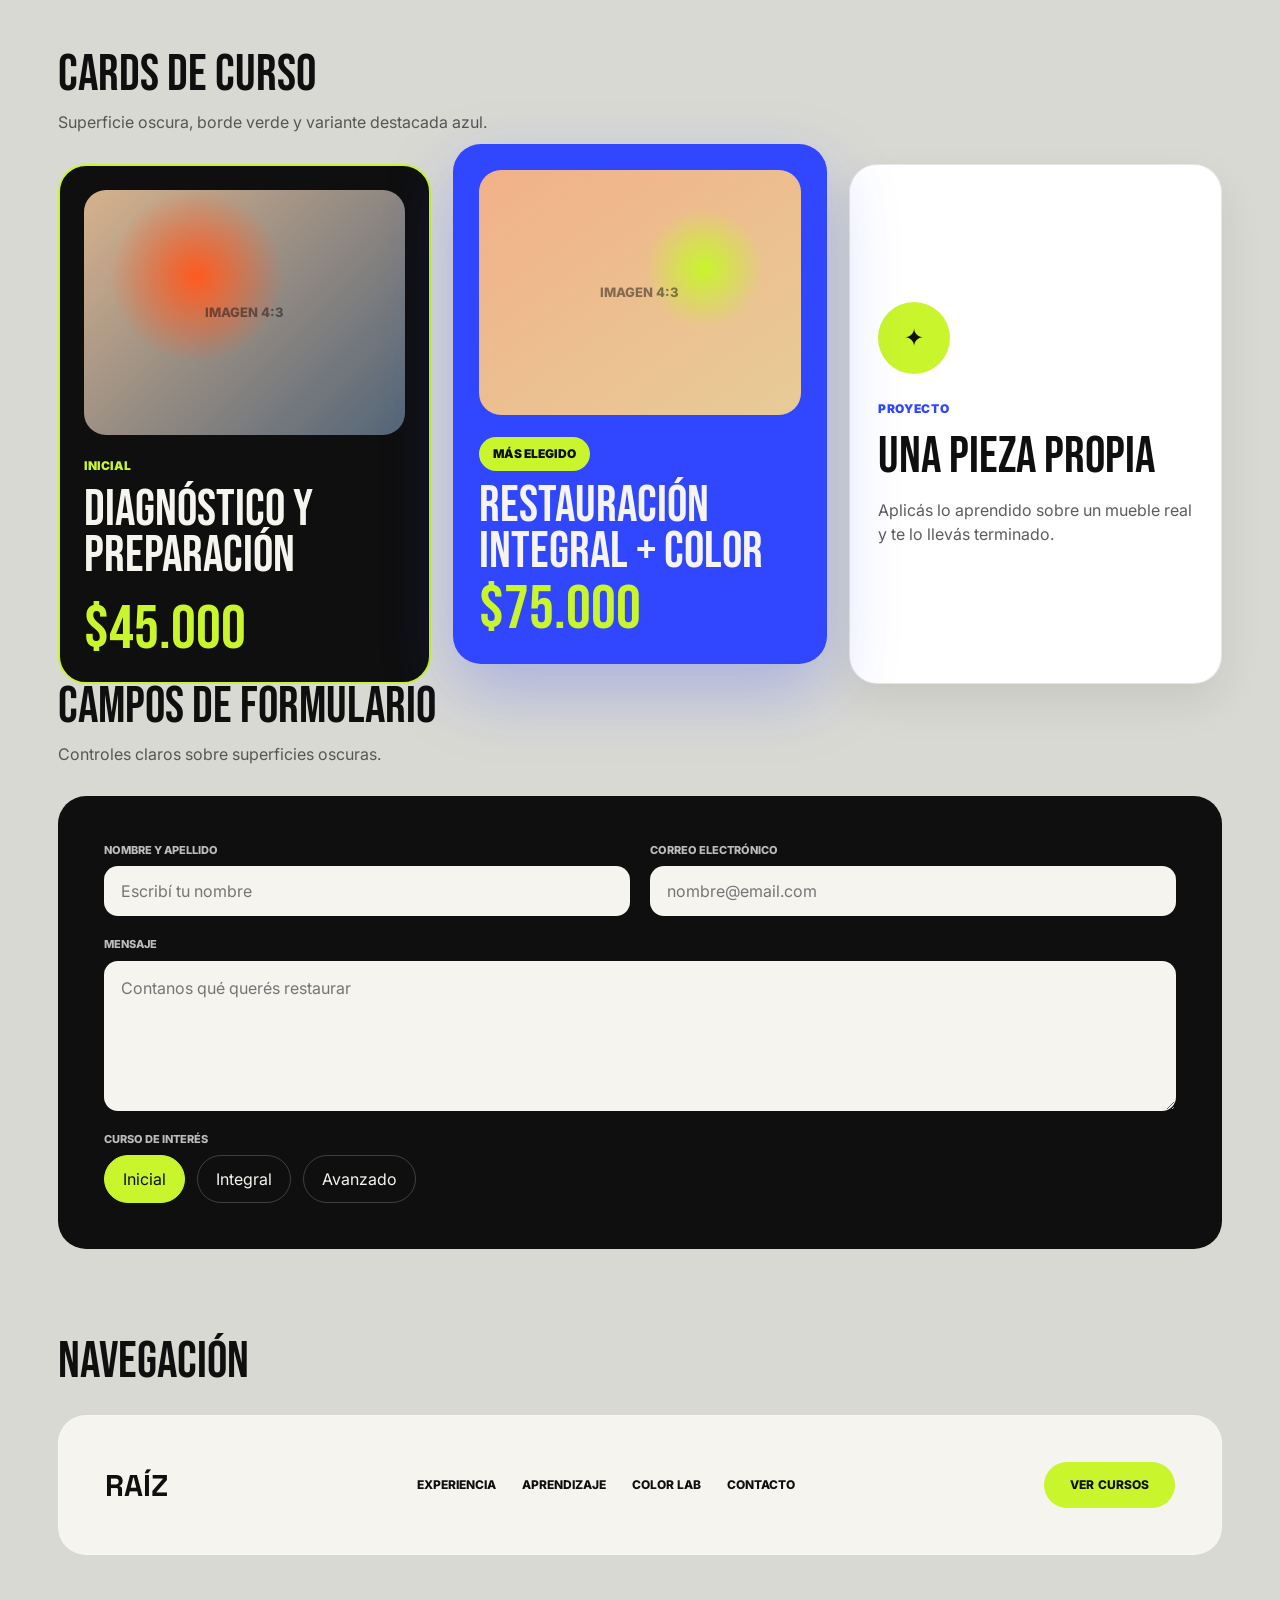
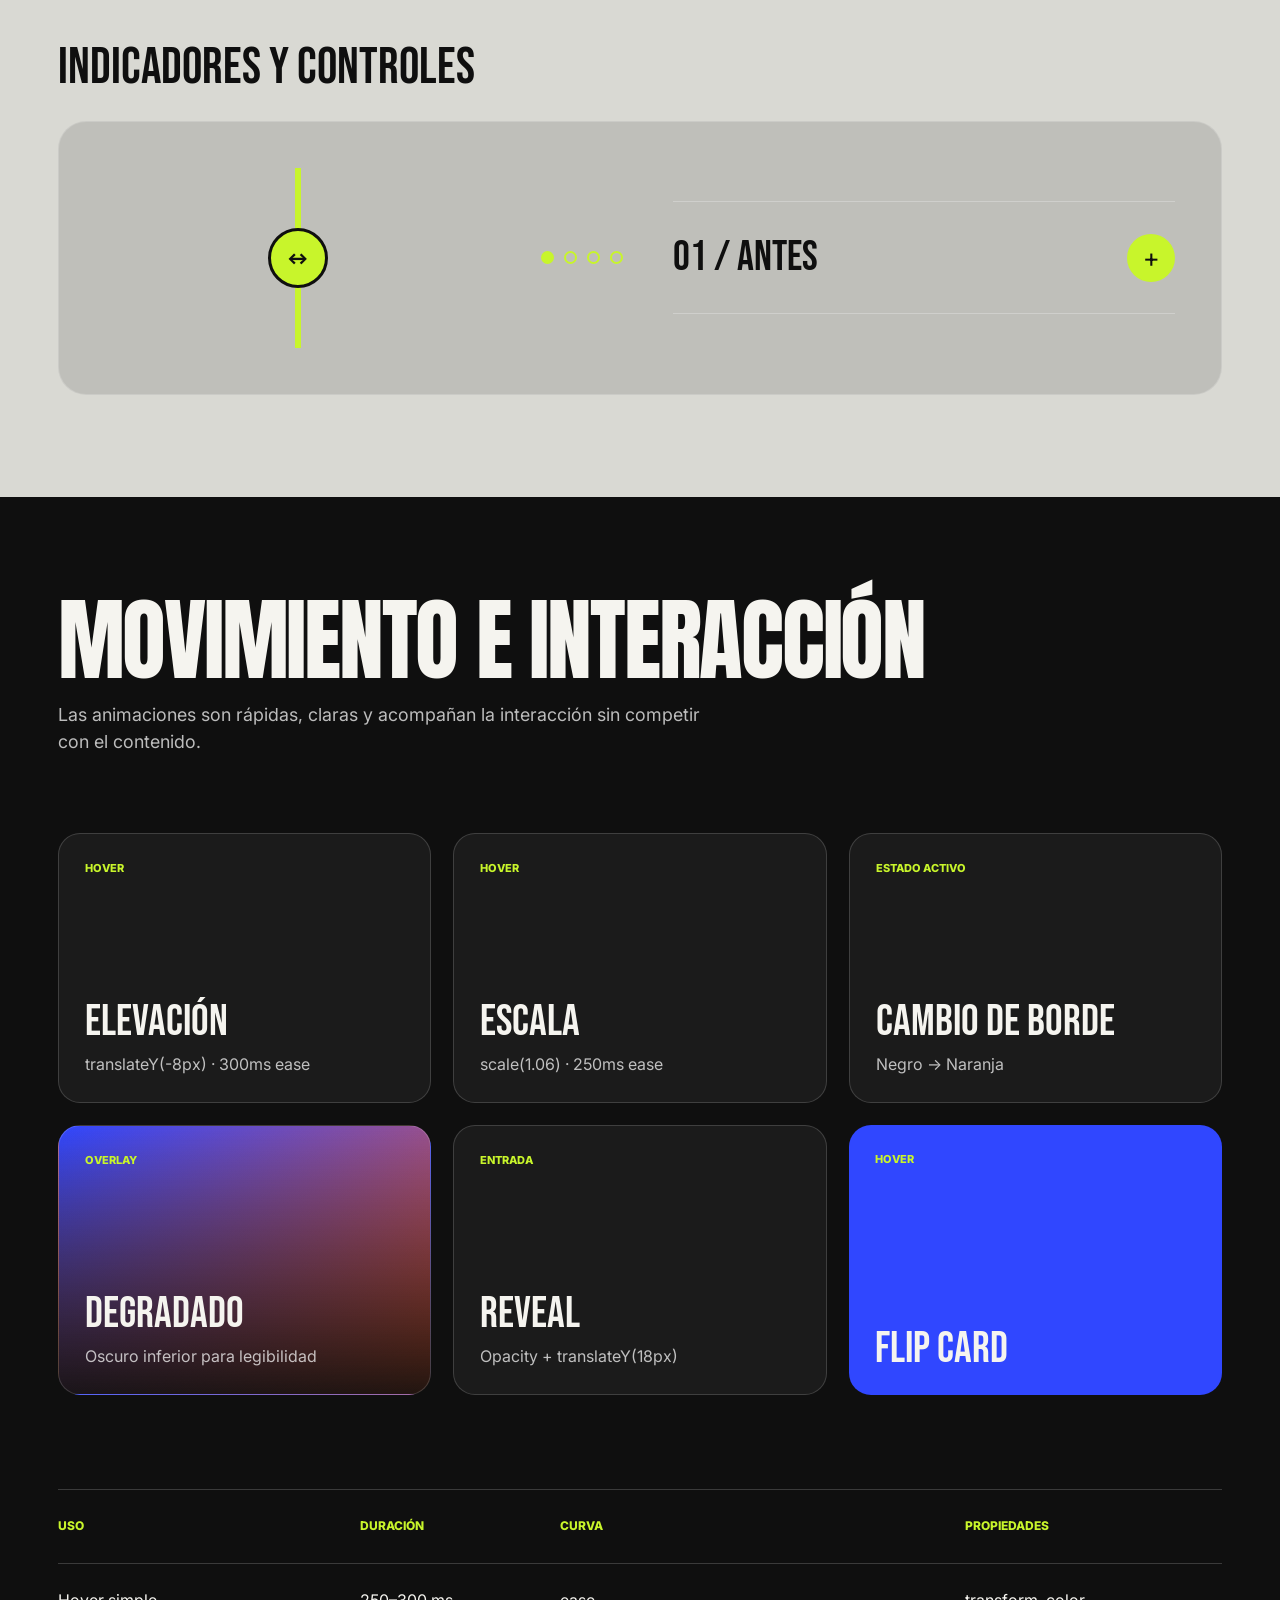
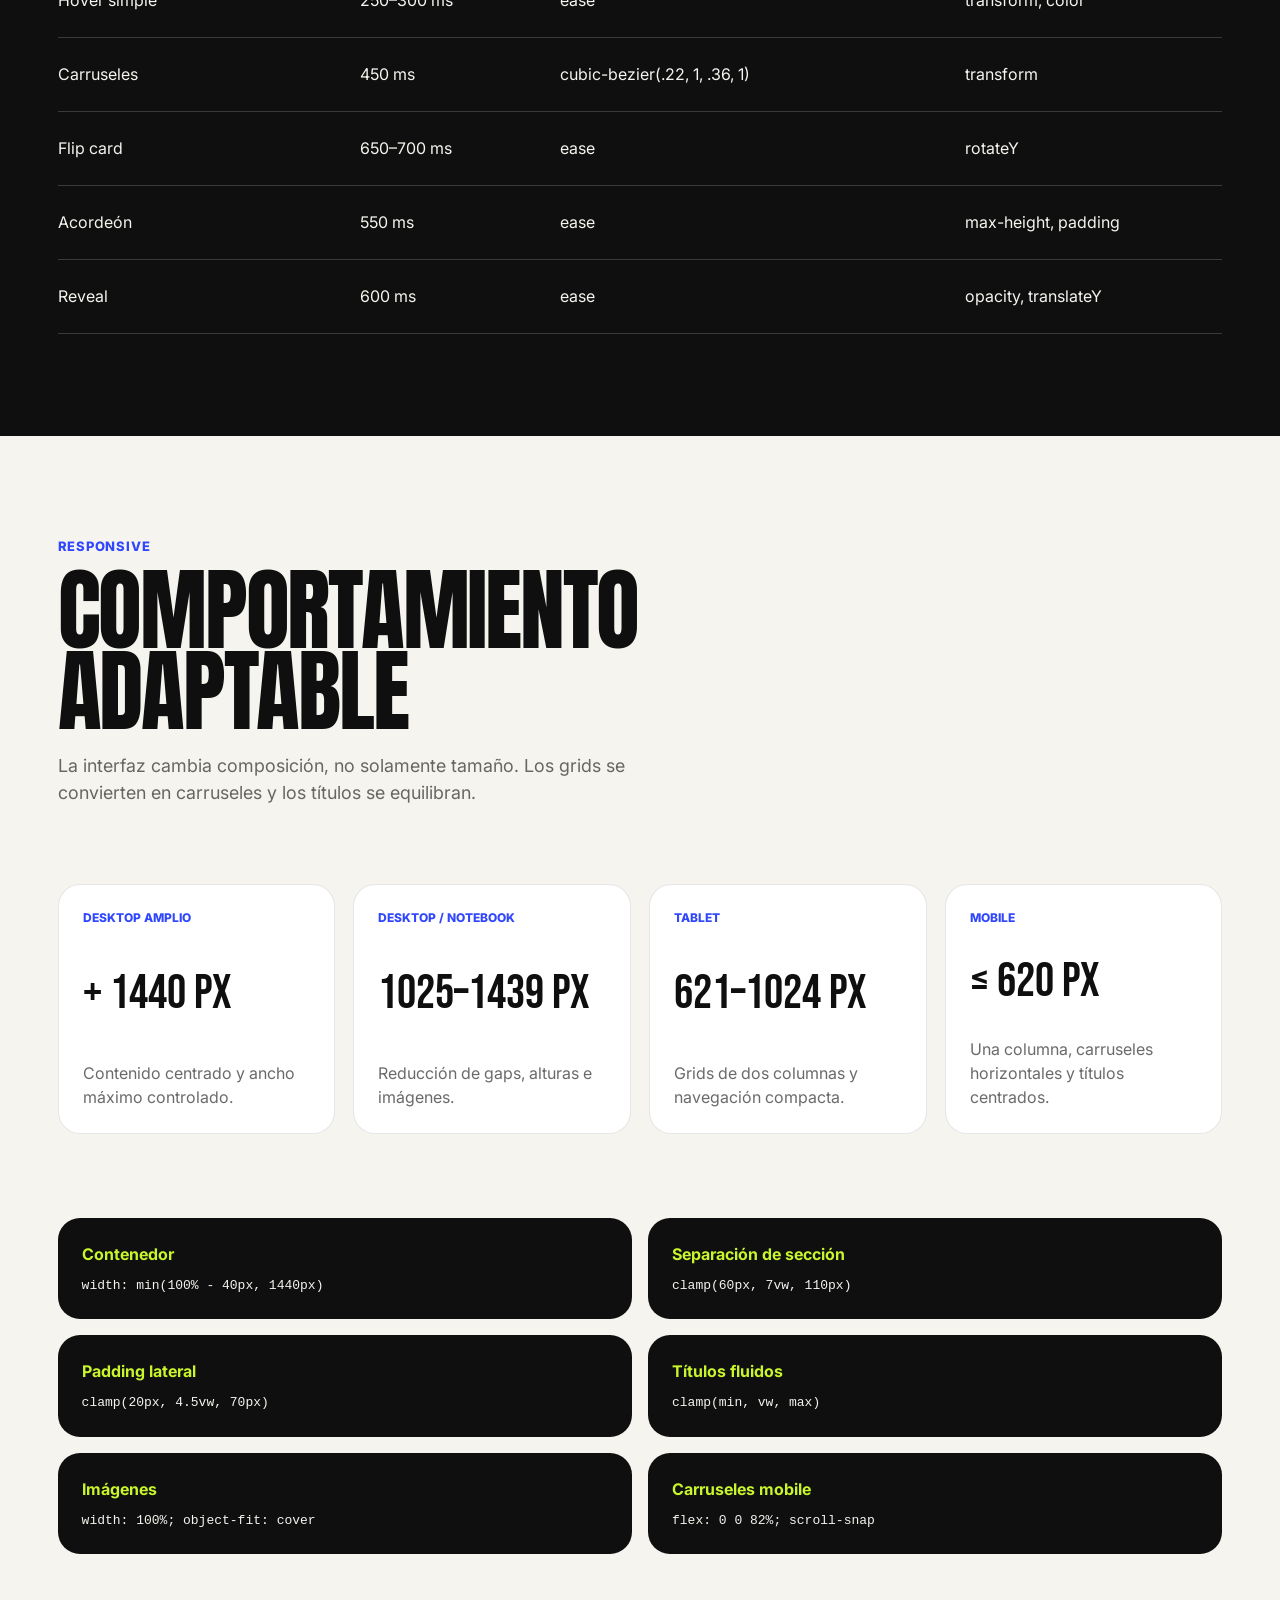
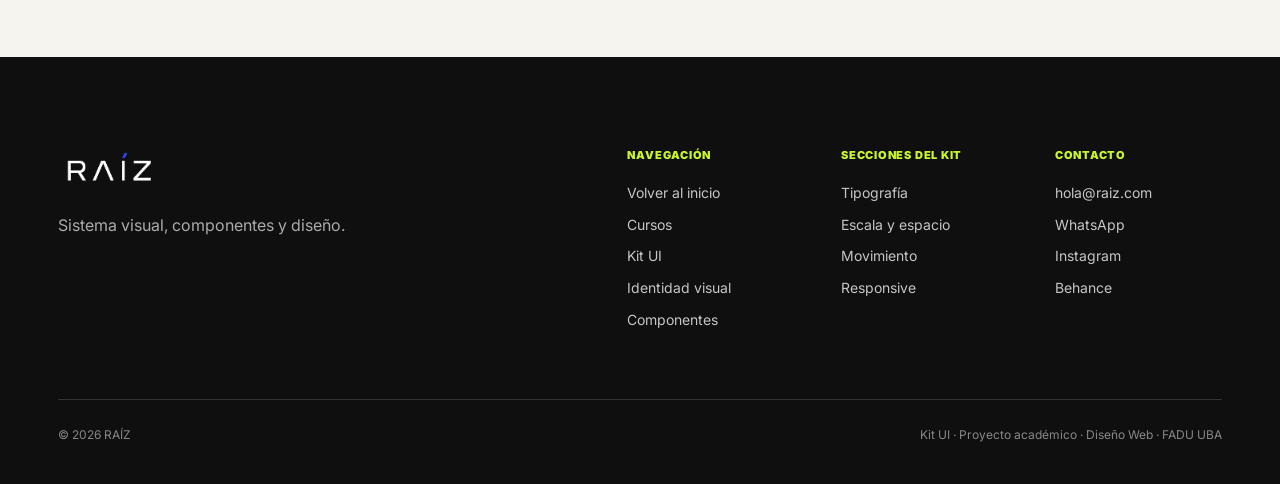
<file: kit-ui.html>
<!DOCTYPE html>
<html lang="es">
<head>
  <meta charset="UTF-8">
  <meta name="viewport" content="width=device-width, initial-scale=1.0">

  <title>RAÍZ | Kit UI</title>

  <link rel="stylesheet" href="kit-ui.css">

  <link
    href="https://fonts.googleapis.com/css2?family=Anton&family=Bebas+Neue&family=Inter:wght@400;500;600;700;800&family=Space+Grotesk:wght@400;500;600;700&display=swap"
    rel="stylesheet"
  >
</head>

<body>

 <!-- HEADER -->

<header class="header">

  <a href="index.html" class="logo">
    <img
      src="./images/LOGO.png"
      alt="RAÍZ"
    >
  </a>

  <nav class="nav" id="nav">

    <a href="#fundamentos">Fundamentos</a>
    <a href="#tipografia">Tipografía</a>
    <a href="#componentes">Componentes</a>
    <a href="#efectos">Efectos</a>
    <a href="#responsive">Responsive</a>

    <a href="index.html" class="mobile-courses-link">
      Volver al inicio
    </a>

  </nav>

  <a href="index.html" class="btn-header">
    Volver al inicio
  </a>

  <button
    class="menu-btn"
    id="menuBtn"
    type="button"
    aria-label="Abrir menú"
    aria-expanded="false"
  >
    ☰
  </button>

</header>


  <main>

    <!-- HERO -->

    <section class="ui-hero">

      <div class="ui-container ui-hero-grid">

        <div>
          <p class="eyebrow">Sistema de diseño · RAÍZ</p>

          <h1>
            Kit de<br>
            <span>interfaz visual.</span>
          </h1>

          <p class="ui-hero-description">
            Guía de colores, tipografías, tamaños, componentes,
            estados y efectos utilizados en la experiencia digital de RAÍZ.
          </p>

          <div class="button-row">
            <a href="#fundamentos" class="button button-primary">
              Explorar sistema
            </a>

            <a href="#componentes" class="button button-outline">
              Ver componentes
            </a>
          </div>
        </div>

        <div class="hero-token-board" aria-label="Resumen visual del sistema">

          <div class="hero-token hero-token-blue">
            <small>Color principal</small>
            <strong>#3047FF</strong>
          </div>

          <div class="hero-token hero-token-green">
            <small>Acento</small>
            <strong>#C8F52B</strong>
          </div>

          <div class="hero-token hero-token-black">
            <small>Base oscura</small>
            <strong>#0F0F0F</strong>
          </div>

          <div class="hero-token hero-token-type">
            <small>Display</small>
            <strong>ANTON</strong>
          </div>

        </div>

      </div>

    </section>


    <!-- ÍNDICE -->

    <section class="ui-index">

      <div class="ui-container ui-index-grid">

        <a href="#colores" class="index-card">
          <span>01</span>
          <strong>Colores</strong>
        </a>

        <a href="#tipografia" class="index-card">
          <span>02</span>
          <strong>Tipografía</strong>
        </a>

        <a href="#espaciado" class="index-card">
          <span>03</span>
          <strong>Escala y espacio</strong>
        </a>

        <a href="#componentes" class="index-card">
          <span>04</span>
          <strong>Componentes</strong>
        </a>

        <a href="#efectos" class="index-card">
          <span>05</span>
          <strong>Efectos</strong>
        </a>

        <a href="#responsive" class="index-card">
          <span>06</span>
          <strong>Responsive</strong>
        </a>

      </div>

    </section>


    <!-- FUNDAMENTOS -->

    <section class="ui-section" id="fundamentos">

      <div class="ui-container">

        <div class="section-heading">
          <h2>Identidad visual</h2>
          <p>
            El sistema combina una base neutra con colores de alto contraste,
            títulos condensados y componentes de bordes amplios.
          </p>
        </div>


        <!-- COLORES -->

<div class="ui-subsection" id="colores">

  <div class="subsection-heading">
    <h3>Paleta principal</h3>

    <p>
      Colores tomados de las variables globales del sitio.
    </p>
  </div>

  <!-- CARRUSEL -->

  <div
    class="color-grid"
    id="colorCarousel"
  >

    <article class="color-card">
      <div class="color-swatch color-black"></div>

      <div class="color-meta">
        <span>Negro RAÍZ</span>
        <strong>#0F0F0F</strong>
        <small>Fondos, texto y cards</small>
      </div>
    </article>

    <article class="color-card">
      <div class="color-swatch color-white"></div>

      <div class="color-meta">
        <span>Blanco cálido</span>
        <strong>#F5F4EF</strong>
        <small>Fondo principal</small>
      </div>
    </article>

    <article class="color-card">
      <div class="color-swatch color-green"></div>

      <div class="color-meta">
        <span>Verde acento</span>
        <strong>#C8F52B</strong>
        <small>CTA y estados activos</small>
      </div>
    </article>

    <article class="color-card">
      <div class="color-swatch color-blue"></div>

      <div class="color-meta">
        <span>Azul principal</span>
        <strong>#3047FF</strong>
        <small>Títulos y superficies</small>
      </div>
    </article>

    <article class="color-card">
      <div class="color-swatch color-orange"></div>

      <div class="color-meta">
        <span>Naranja</span>
        <strong>#FF5A1F</strong>
        <small>Énfasis y hover</small>
      </div>
    </article>

  </div>

  <!-- PUNTITOS -->

  <div
    class="ui-carousel-dots"
    id="colorDots"
  ></div>

</div>


<!-- COMBINACIONES -->

<div class="ui-subsection">

  <div class="subsection-heading">

    <h3>Combinaciones aprobadas</h3>

    <p>
      Pares de color con contraste alto para
      bloques y llamadas a la acción.
    </p>

  </div>

  <!-- CARRUSEL -->

  <div
    class="contrast-grid"
    id="contrastCarousel"
  >

    <article
      class="contrast-card contrast-black-green"
    >
      <span>Fondo negro</span>

      <strong>
        Texto verde
      </strong>

      <small>
        CTA · Etiquetas · Estados
      </small>
    </article>

    <article
      class="contrast-card contrast-blue-white"
    >
      <span>Fondo azul</span>

      <strong>
        Texto blanco
      </strong>

      <small>
        Secciones destacadas
      </small>
    </article>

    <article
      class="contrast-card contrast-green-black"
    >
      <span>Fondo verde</span>

      <strong>
        Texto negro
      </strong>

      <small>
        Botones principales
      </small>
    </article>

    <article
      class="contrast-card contrast-white-blue"
    >
      <span>Fondo claro</span>

      <strong>
        Texto azul
      </strong>

      <small>
        Eyebrows y palabras clave
      </small>
    </article>

  </div>

  <!-- PUNTITOS -->

  <div
    class="ui-carousel-dots"
    id="contrastDots"
  ></div>

</div>

</section>


    <!-- TIPOGRAFÍA -->

<section class="ui-section ui-section-dark" id="tipografia">

  <div class="ui-container">

    <!-- TÍTULO DE LA SECCIÓN -->

    <div class="section-heading">

      <h2>
        Escala tipográfica
      </h2>

      <p>
        El sistema utiliza una tipografía display de alto impacto,
        una condensada para subtítulos y una sans serif funcional
        para lectura.
      </p>

    </div>


    <!-- ==================================
         FAMILIAS TIPOGRÁFICAS
    =================================== -->

    <div
      class="type-family-grid"
      id="typeFamilyCarousel"
    >

      <!-- ANTON -->

      <article class="type-family-card">

        <p>
          Display principal
        </p>

        <strong class="sample-anton">
          Anton
        </strong>

        <span>
          Títulos hero · Mayúsculas · Peso 400
        </span>

      </article>


      <!-- BEBAS NEUE -->

      <article class="type-family-card">

        <p>
          Display secundaria
        </p>

        <strong class="sample-bebas">
          Bebas Neue
        </strong>

        <span>
          Cards · Precios · Secciones · Peso 400
        </span>

      </article>


      <!-- INTER -->

      <article class="type-family-card">

        <p>
          Texto y UI
        </p>

        <strong class="sample-inter">
          Inter
        </strong>

        <span>
          Párrafos · Botones · Navegación · 400–800
        </span>

      </article>

    </div>


    <!-- PUNTITOS DEL CARRUSEL MOBILE -->

    <div
      class="ui-carousel-dots"
      id="typeFamilyDots"
      aria-label="Indicadores de familias tipográficas"
    ></div>


    <!-- ==================================
         MARCA
    =================================== -->

    <div class="brand-mark-block">

      <div class="subsection-heading">

        <h3>
          Marca
        </h3>

        <p>
          El logotipo de RAÍZ es una pieza gráfica diseñada
          y no se reemplaza por una tipografía escrita.
        </p>

      </div>


      <div class="brand-mark-grid">

        <!-- LOGO PRINCIPAL -->

        <article class="brand-mark-card brand-mark-light">

          <span>
            Aplicación principal
          </span>

          <img
            src="./images/LOGO.png"
            alt="Logotipo principal de RAÍZ"
          >

          <small>
            Usar sobre fondos claros.
          </small>

        </article>


        <!-- LOGO INVERTIDO -->

        <article class="brand-mark-card brand-mark-dark">

          <span>
            Aplicación invertida
          </span>

          <img
            src="./images/LOGO BLANCO.png"
            alt="Logotipo blanco de RAÍZ"
          >

          <small>
            Usar sobre fondos oscuros.
          </small>

        </article>

      </div>

    </div>


    <!-- ==================================
         ESCALA TIPOGRÁFICA
    =================================== -->

    <div class="type-scale">

      <!-- DISPLAY XL -->

      <article class="type-row">

        <div>

          <span>
            Display XL
          </span>

          <small>
            Anton · clamp(88px, 7.8vw, 145px)
          </small>

        </div>

        <p class="type-display-xl">
          Transformar
        </p>

      </article>


      <!-- HEADING 01 -->

      <article class="type-row">

        <div>

          <span>
            Heading 01
          </span>

          <small>
            Bebas Neue · clamp(56px, 6vw, 110px)
          </small>

        </div>

        <p class="type-heading-one">
          Diseñar otra historia
        </p>

      </article>


      <!-- HEADING 02 -->

      <article class="type-row">

        <div>

          <span>
            Heading 02
          </span>

          <small>
            Bebas Neue · 44px / 0.9
          </small>

        </div>

        <p class="type-heading-two">
          Diagnóstico y preparación
        </p>

      </article>


      <!-- EYEBROW -->

      <article class="type-row">

        <div>

          <span>
            Eyebrow
          </span>

          <small>
            Inter 800 · 12–14px · uppercase
          </small>

        </div>

        <p class="type-eyebrow">
          Cursos de restauración
        </p>

      </article>


      <!-- CUERPO GRANDE -->

      <article class="type-row">

        <div>

          <span>
            Cuerpo grande
          </span>

          <small>
            Inter 400 · 20–22px / 1.45
          </small>

        </div>

        <p class="type-body-large">
          Restauramos muebles desde una mirada contemporánea.
        </p>

      </article>


      <!-- CUERPO -->

      <article class="type-row">

        <div>

          <span>
            Cuerpo
          </span>

          <small>
            Inter 400 · 16px / 1.5
          </small>

        </div>

        <p class="type-body">
          Combinamos técnica, color y criterio para transformar
          piezas existentes.
        </p>

      </article>


      <!-- UI PEQUEÑA -->

      <article class="type-row">

        <div>

          <span>
            UI pequeña
          </span>

          <small>
            Inter 800 · 11–13px · uppercase
          </small>

        </div>

        <p class="type-ui-small">
          Ver experiencia
        </p>

      </article>

    </div>

  </div>

</section>


    <!-- ESCALA Y ESPACIADO -->

<section class="ui-section" id="espaciado">

  <div class="ui-container">

    <div class="section-heading">

      <h2>
        Ritmo visual
      </h2>

      <p>
        Una escala simple ayuda a mantener coherencia entre cards,
        secciones, textos y controles.
      </p>

    </div>


    <!-- CARRUSEL DE ESPACIADOS -->

    <div class="spacing-demo-card" id="spacingCard">

  <p class="spacing-label">
    Ritmo visual
  </p>

  <h3 id="spacingValue">
    4 PX
  </h3>

  <p id="spacingDescription">
    Microajustes
  </p>

  <div class="spacing-progress">

    <div
      class="spacing-progress-fill"
      id="spacingBar"
    ></div>

  </div>

  <button
    class="spacing-click"
    id="spacingButton"
  >
    Hace click →
  </button>

  <p class="spacing-hint">
  Tocá la card para recorrer la escala.
</p>
</div>


    <!-- PUNTITOS DEL CARRUSEL -->

    <div
      class="ui-carousel-dots"
      id="spacingDots"
      aria-label="Indicadores de escala de espaciado"
    ></div>


    <!-- RADIOS Y SOMBRAS -->

    <div
      class="radius-shadow-grid"
      id="radiusShadowCarousel"
    >

      <article class="token-panel">

        <p class="eyebrow">
          Radios
        </p>

        <div class="radius-list">

          <span class="radius radius-14">14</span>
          <span class="radius radius-18">18</span>
          <span class="radius radius-22">22</span>
          <span class="radius radius-28">28</span>
          <span class="radius radius-pill">999</span>

        </div>

      </article>


      <article class="token-panel">

        <p class="eyebrow">
          Sombras
        </p>

        <div class="shadow-list">

          <span class="shadow-soft">
            Suave
          </span>

          <span class="shadow-medium">
            Media
          </span>

          <span class="shadow-blue">
            Azul
          </span>

        </div>

      </article>

    </div>


    <!-- PUNTITOS RADIOS Y SOMBRAS -->

    <div
      class="ui-carousel-dots"
      id="radiusShadowDots"
      aria-label="Indicadores de radios y sombras"
    ></div>

  </div>

</section>


    <!-- COMPONENTES -->

<section class="ui-section ui-section-components" id="componentes">
      <div class="ui-container">

        <div class="section-heading">
          <h2>Elementos de interfaz</h2>
          <p>
            Componentes reutilizables tomados de la página principal
            y de la página de detalle del curso.
          </p>
        </div>


        <!-- BOTONES -->

        <div class="component-block">

          <div class="subsection-heading">
            <h3>Botones</h3>
            <p>Estados principales, alternativos y de icono.</p>
          </div>

          <div class="component-surface">

            <div class="button-showcase">
              <button class="button button-primary">Principal</button>
              <button class="button button-dark">Oscuro</button>
              <button class="button button-outline">Outline</button>
              <button class="button button-white">Sobre fondo</button>

              <button class="icon-button" aria-label="Siguiente">
                →
              </button>
            </div>

            <div class="state-list">
              <span>Default</span>
              <span>Hover: translateY(-2px)</span>
              <span>Active: scale(.97)</span>
              <span>Focus: ring azul</span>
            </div>

          </div>

        </div>

        <!-- ICONOGRAFÍA -->

<section class="ui-section" id="iconos">

  <div class="section-heading">
    <p class="eyebrow">Iconografía</p>

    <h2>
      Sistema de
      <span>íconos</span>
    </h2>

    <p>
      Conjunto de recursos gráficos utilizados para navegación,
      interacción y señalización dentro del ecosistema RAÍZ.
    </p>
  </div>

  <div class="icons-grid">

    <div class="icon-card">
      <div class="icon-preview">✦</div>
      <span>Decorativo</span>
    </div>

    <div class="icon-card">
      <div class="icon-preview">↔</div>
      <span>Comparador</span>
    </div>

    <div class="icon-card">
      <div class="icon-preview">☰</div>
      <span>Menú</span>
    </div>

    <div class="icon-card">
      <div class="icon-preview">✕</div>
      <span>Cerrar</span>
    </div>

    <div class="icon-card">
      <div class="icon-preview">✱</div>
      <span>Listado</span>
    </div>

    <div class="icon-card">
      <div class="icon-preview">→</div>
      <span>Navegación</span>
    </div>

  </div>

</section>

        <!-- ETIQUETAS -->

        <div class="component-block">

          <div class="subsection-heading">
            <h3>Etiquetas y estados</h3>
          </div>

          <div class="component-surface">
            <div class="tag-row">
              <span class="tag tag-green">Más elegido</span>
              <span class="tag tag-blue">Curso integral</span>
              <span class="tag tag-dark">Avanzado</span>
              <span class="tag tag-outline">Presencial</span>
            </div>
          </div>

        </div>


        <!-- CARDS -->

        <div class="component-block">

          <div class="subsection-heading">
            <h3>Cards de curso</h3>
            <p>Superficie oscura, borde verde y variante destacada azul.</p>
          </div>

          <div class="demo-card-grid">

            <article class="demo-course-card">

              <div class="demo-image demo-image-one">
                <span>Imagen 4:3</span>
              </div>

              <p class="course-label">Inicial</p>

              <h4>Diagnóstico y preparación</h4>

              <strong>$45.000</strong>

            </article>

            <article class="demo-course-card demo-course-card-featured">

              <div class="demo-image demo-image-two">
                <span>Imagen 4:3</span>
              </div>

              <p class="course-label course-label-pill">Más elegido</p>

              <h4>Restauración integral + color</h4>

              <strong>$75.000</strong>

            </article>

            <article class="demo-info-card">

              <div class="demo-icon">✦</div>

              <p class="eyebrow">Proyecto</p>

              <h4>Una pieza propia</h4>

              <p>
                Aplicás lo aprendido sobre un mueble real y te lo llevás terminado.
              </p>

            </article>

          </div>

        <div
  class="ui-carousel-dots"
  id="courseCardsDots"
></div>


        <!-- FORMULARIOS -->

        <div class="component-block">

          <div class="subsection-heading">
            <h3>Campos de formulario</h3>
            <p>Controles claros sobre superficies oscuras.</p>
          </div>

          <div class="form-demo">

            <label class="field">
              <span>Nombre y apellido</span>
              <input type="text" placeholder="Escribí tu nombre">
            </label>

            <label class="field">
              <span>Correo electrónico</span>
              <input type="email" placeholder="nombre@email.com">
            </label>

            <label class="field field-full">
              <span>Mensaje</span>
              <textarea rows="5" placeholder="Contanos qué querés restaurar"></textarea>
            </label>

            <fieldset class="field-options field-full">
              <legend>Curso de interés</legend>

              <label>
                <input type="radio" name="curso" checked>
                <span>Inicial</span>
              </label>

              <label>
                <input type="radio" name="curso">
                <span>Integral</span>
              </label>

              <label>
                <input type="radio" name="curso">
                <span>Avanzado</span>
              </label>
            </fieldset>

          </div>

        </div>


        <!-- NAVEGACIÓN -->

        <div class="component-block">

          <div class="subsection-heading">
            <h3>Navegación</h3>
          </div>

          <div class="component-surface navigation-demo">

            <strong class="brand-sample">RAÍZ</strong>

            <nav>
              <a href="#">Experiencia</a>
              <a href="#">Aprendizaje</a>
              <a href="#">Color Lab</a>
              <a href="#">Contacto</a>
            </nav>

            <button class="button button-primary">Ver cursos</button>

          </div>

        </div>


        <!-- INDICADORES -->

        <div class="component-block">

          <div class="subsection-heading">
            <h3>Indicadores y controles</h3>
          </div>

          <div class="component-surface indicator-showcase">

            <div class="slider-control">
              <div class="slider-line"></div>
              <div class="slider-handle">↔</div>
            </div>

            <div class="dot-control">
              <button class="dot active" aria-label="Slide 1"></button>
              <button class="dot" aria-label="Slide 2"></button>
              <button class="dot" aria-label="Slide 3"></button>
              <button class="dot" aria-label="Slide 4"></button>
            </div>

            <div class="accordion-control">
              <span>01 / Antes</span>
              <button aria-label="Abrir">+</button>
            </div>

          </div>

        </div>

      </div>

    </section>


    <!-- EFECTOS -->

<section class="ui-section ui-section-dark" id="efectos">

  <div class="ui-container">

    <div class="section-heading">

      <h2>
        Movimiento e interacción
      </h2>

      <p>
        Las animaciones son rápidas, claras y acompañan la interacción
        sin competir con el contenido.
      </p>

    </div>


    <!-- CARDS DE EFECTOS -->

    <div
      class="effect-grid"
      id="effectsCarousel"
    >

      <article class="effect-card effect-hover-lift">
        <span>Hover</span>

        <h3>
          Elevación
        </h3>

        <p>
          translateY(-8px) · 300ms ease
        </p>
      </article>


      <article class="effect-card effect-scale">
        <span>Hover</span>

        <h3>
          Escala
        </h3>

        <p>
          scale(1.06) · 250ms ease
        </p>
      </article>


      <article class="effect-card effect-border">
        <span>Estado activo</span>

        <h3>
          Cambio de borde
        </h3>

        <p>
          Negro → Naranja
        </p>
      </article>


      <article class="effect-card effect-gradient">
        <span>Overlay</span>

        <h3>
          Degradado
        </h3>

        <p>
          Oscuro inferior para legibilidad
        </p>
      </article>


      <article class="effect-card effect-reveal">
        <span>Entrada</span>

        <h3>
          Reveal
        </h3>

        <p>
          Opacity + translateY(18px)
        </p>
      </article>


      <article class="effect-card effect-flip">

        <div class="effect-flip-inner">

          <div class="effect-flip-front">
            <span>Hover</span>

            <h3>
              Flip card
            </h3>
          </div>

          <div class="effect-flip-back">
            <span>rotateY</span>

            <h3>
              180°
            </h3>
          </div>

        </div>

      </article>

    </div>


    <!-- PUNTITOS MOBILE -->

    <div
      class="ui-carousel-dots"
      id="effectsDots"
      aria-label="Indicadores de efectos"
    ></div>


    <!-- TABLA DESKTOP -->

    <div class="motion-table motion-table-desktop">

      <div class="motion-row motion-row-head">
        <span>Uso</span>
        <span>Duración</span>
        <span>Curva</span>
        <span>Propiedades</span>
      </div>

      <div class="motion-row">
        <span>Hover simple</span>
        <span>250–300 ms</span>
        <span>ease</span>
        <span>transform, color</span>
      </div>

      <div class="motion-row">
        <span>Carruseles</span>
        <span>450 ms</span>
        <span>cubic-bezier(.22, 1, .36, 1)</span>
        <span>transform</span>
      </div>

      <div class="motion-row">
        <span>Flip card</span>
        <span>650–700 ms</span>
        <span>ease</span>
        <span>rotateY</span>
      </div>

      <div class="motion-row">
        <span>Acordeón</span>
        <span>550 ms</span>
        <span>ease</span>
        <span>max-height, padding</span>
      </div>

      <div class="motion-row">
        <span>Reveal</span>
        <span>600 ms</span>
        <span>ease</span>
        <span>opacity, translateY</span>
      </div>

    </div>


    <!-- VERSIÓN MOBILE DE LA TABLA -->

    <div class="motion-mobile-list">

      <article class="motion-mobile-card">

        <span class="motion-mobile-label">
          Hover simple
        </span>

        <div>
          <small>Duración</small>
          <strong>250–300 ms</strong>
        </div>

        <div>
          <small>Curva</small>
          <strong>ease</strong>
        </div>

        <div>
          <small>Propiedades</small>
          <strong>transform, color</strong>
        </div>

      </article>


      <article class="motion-mobile-card">

        <span class="motion-mobile-label">
          Carruseles
        </span>

        <div>
          <small>Duración</small>
          <strong>450 ms</strong>
        </div>

        <div>
          <small>Curva</small>
          <strong>cubic-bezier(.22, 1, .36, 1)</strong>
        </div>

        <div>
          <small>Propiedades</small>
          <strong>transform</strong>
        </div>

      </article>


      <article class="motion-mobile-card">

        <span class="motion-mobile-label">
          Flip card
        </span>

        <div>
          <small>Duración</small>
          <strong>650–700 ms</strong>
        </div>

        <div>
          <small>Curva</small>
          <strong>ease</strong>
        </div>

        <div>
          <small>Propiedades</small>
          <strong>rotateY</strong>
        </div>

      </article>


      <article class="motion-mobile-card">

        <span class="motion-mobile-label">
          Acordeón
        </span>

        <div>
          <small>Duración</small>
          <strong>550 ms</strong>
        </div>

        <div>
          <small>Curva</small>
          <strong>ease</strong>
        </div>

        <div>
          <small>Propiedades</small>
          <strong>max-height, padding</strong>
        </div>

      </article>


      <article class="motion-mobile-card">

        <span class="motion-mobile-label">
          Reveal
        </span>

        <div>
          <small>Duración</small>
          <strong>600 ms</strong>
        </div>

        <div>
          <small>Curva</small>
          <strong>ease</strong>
        </div>

        <div>
          <small>Propiedades</small>
          <strong>opacity, translateY</strong>
        </div>

      </article>

    </div>

  </div>

</section>

    <!-- RESPONSIVE -->

<section class="ui-section" id="responsive">

  <div class="ui-container">

    <div class="section-heading">

      <p class="eyebrow">
        Responsive
      </p>

      <h2>
        Comportamiento adaptable
      </h2>

      <p>
        La interfaz cambia composición, no solamente tamaño.
        Los grids se convierten en carruseles y los títulos se equilibran.
      </p>

    </div>


    <!-- CARDS DE BREAKPOINTS -->

    <div
      class="breakpoint-grid"
      id="responsiveCarousel"
    >

      <article class="breakpoint-card">

        <span>
          Desktop amplio
        </span>

        <strong>
          + 1440 px
        </strong>

        <p>
          Contenido centrado y ancho máximo controlado.
        </p>

      </article>


      <article class="breakpoint-card">

        <span>
          Desktop / notebook
        </span>

        <strong>
          1025–1439 px
        </strong>

        <p>
          Reducción de gaps, alturas e imágenes.
        </p>

      </article>


      <article class="breakpoint-card">

        <span>
          Tablet
        </span>

        <strong>
          621–1024 px
        </strong>

        <p>
          Grids de dos columnas y navegación compacta.
        </p>

      </article>


      <article class="breakpoint-card">

        <span>
          Mobile
        </span>

        <strong>
          ≤ 620 px
        </strong>

        <p>
          Una columna, carruseles horizontales y títulos centrados.
        </p>

      </article>

    </div>


    <!-- PUNTITOS MOBILE -->

    <div
      class="ui-carousel-dots"
      id="responsiveDots"
      aria-label="Indicadores de breakpoints"
    ></div>


    <!-- REGLAS RESPONSIVE -->

    <div class="responsive-rules">

      <article>
        <strong>
          Contenedor
        </strong>

        <code>
          width: min(100% - 40px, 1440px)
        </code>
      </article>


      <article>
        <strong>
          Separación de sección
        </strong>

        <code>
          clamp(60px, 7vw, 110px)
        </code>
      </article>


      <article>
        <strong>
          Padding lateral
        </strong>

        <code>
          clamp(20px, 4.5vw, 70px)
        </code>
      </article>


      <article>
        <strong>
          Títulos fluidos
        </strong>

        <code>
          clamp(min, vw, max)
        </code>
      </article>


      <article>
        <strong>
          Imágenes
        </strong>

        <code>
          width: 100%; object-fit: cover
        </code>
      </article>


      <article>
        <strong>
          Carruseles mobile
        </strong>

        <code>
          flex: 0 0 82%; scroll-snap
        </code>
      </article>

    </div>

  </div>

</section>


  <!-- FOOTER -->

<footer class="footer">

  <div class="footer-top">

    <!-- MARCA -->

    <div class="footer-brand">

      <a href="index.html" class="footer-logo">

        <img
          src="./images/LOGO BLANCO.png"
          alt="RAÍZ"
        >

      </a>

      <p class="footer-tagline">
        Sistema visual, componentes y diseño.
      </p>

    </div>


    <!-- COLUMNAS -->

    <div class="footer-columns">

      <div>

        <span>Navegación</span>

        <a href="index.html">
          Volver al inicio
        </a>

        <a href="curso.html">
          Cursos
        </a>

        <a href="kit-ui.html">
          Kit UI
        </a>

        <a href="#fundamentos">
          Identidad visual
        </a>

        <a href="#componentes">
          Componentes
        </a>

      </div>


      <div>

        <span>Secciones del Kit</span>

        <a href="#tipografia">
          Tipografía
        </a>

        <a href="#espaciado">
          Escala y espacio
        </a>

        <a href="#efectos">
          Movimiento
        </a>

        <a href="#responsive">
          Responsive
        </a>

      </div>


      <div>

        <span>Contacto</span>

        <a href="mailto:hola@raiz.com">
          hola@raiz.com
        </a>

        <a href="#">
          WhatsApp
        </a>

        <a href="#">
          Instagram
        </a>

        <a href="#">
          Behance
        </a>

      </div>

    </div>

  </div>


  <!-- PARTE INFERIOR -->

  <div class="footer-bottom">

    <p>
      © 2026 RAÍZ
    </p>

    <p>
      Kit UI · Proyecto académico · Diseño Web · FADU UBA
    </p>

  </div>

</footer>

<script src="kit-ui.js"></script>
</body>
</html>
</file>
<file: style.css>
@import url("https://fonts.googleapis.com/css2?family=Anton&family=Bebas+Neue&family=Inter:wght@400;600;700;800&family=Space+Grotesk:wght@400;500;600;700&display=swap");
html,
body {
  max-width: 100%;
  overflow-x: hidden;
}
.compare-range {
  pointer-events: none !important;
}

* {
  margin: 0;
  padding: 0;
  box-sizing: border-box;
}

:root {
  --black: #0f0f0f;
  --white: #f5f4ef;
  --green: #c8f52b;
  --blue: #3047ff;
  --lavanda: #9b9cff;
  --orange: #ff5a1f;
}

body {
  background: var(--white);
  color: var(--black);
  font-family: "Inter", sans-serif;
}

html,
body{
    max-width:100%;
    overflow-x:hidden;
    overflow-y:scroll;
}

img {
  width: 100%;
  display: block;
}

a {
  color: inherit;
  text-decoration: none;
}

.header {
  height: 78px;
  padding: 0 42px;
  display: flex;
  align-items: center;
  justify-content: space-between;
  transform:translateZ(0);
  border-bottom: 1px solid rgba(0, 0, 0, 0.08);
}

header,
.site-header {
  position: fixed;

  top: 0;
  left: 0;

  width: 100%;

  z-index: 9999;

  background: rgba(245,244,239,.88);

  backdrop-filter: blur(18px);
  -webkit-backdrop-filter: blur(18px);

  transition:
    background .3s ease,
    box-shadow .3s ease;
}
body {
  padding-top: 78px;
}
header.scrolled {
  box-shadow:
    0 10px 30px rgba(0,0,0,.08);
}

.footer-logo img {
  width: 150px;
  height: auto;
}

.nav a {
  position: relative;
  transition: color .25s ease;
}

.nav a::after {
  content: "";

  position: absolute;
  left: 0;
  bottom: -7px;

  width: 100%;
  height: 2px;

  background: var(--blue);

  transform: scaleX(0);
  transform-origin: right;

  transition: transform .25s ease;
}

.nav a:hover {
  color: var(--blue);
}

.nav a:hover::after {
  transform: scaleX(1);
  transform-origin: left;
}
.nav {
  display: flex;
  gap: 32px;
  font-size: 13px;
  font-weight: 800;
  text-transform: uppercase;
}
.logo img {
  display: block;

  width: auto;
  height: 34px;

  transition: .3s;
}
.btn-header,
.btn-main,
.btn-dark {
  background: var(--green);
  color: var(--black);
  padding: 14px 24px;
  border-radius: 40px;
  font-size: 13px;
  font-weight: 800;
  text-transform: uppercase;
  display: inline-block;
}

.btn-dark {
  background: var(--black);
  color: var(--green);
}

.btn-outline {
  border: 1px solid var(--black);
  padding: 13px 20px;
  font-size: 13px;
  font-weight: 800;
  text-transform: uppercase;
  display: inline-block;
}

.btn-outline.white {
  border-color: var(--white);
  color: var(--white);
}

.menu-btn {
  display: none;
  background: none;
  border: none;
  font-size: 28px;
}

.eyebrow {
  font-size: 12px;
  font-weight: 800;
  text-transform: uppercase;
  letter-spacing: 0.06em;
  margin-bottom: 16px;
}

h1,
h2 {
  font-family: "Bebas Neue", sans-serif;
  letter-spacing: -1px;
}

h1 {
  font-size: clamp(78px, 8.5vw, 145px);
  line-height: 1.08;
}

h2 {
  font-size: clamp(56px, 6vw, 110px);
  line-height: 1.02;
}


/* ==================================================
   HERO
================================================== */

.hero {
  position: relative;

  width: 100%;
  min-height: calc(100vh - 84px);

  padding: 65px 4.5% 50px;

  display: grid;
  grid-template-columns: minmax(0, 0.92fr) minmax(0, 1.08fr);
  align-items: center;
  gap: 40px;

  overflow: hidden;
}


/* ==================================================
   TEXTO
================================================== */

.hero-text {
  position: relative;
  z-index: 2;

  width: 100%;
  max-width: 650px;
}

.eyebrow {
  margin: 0 0 18px;

  font-family: "Inter", sans-serif;
  font-size: 14px;
  font-weight: 800;
  line-height: 1.2;
  text-transform: uppercase;
}

.hero-title {
  margin: 0;

  font-family: "Anton", sans-serif;
  font-size: clamp(88px, 7.8vw, 145px);
  font-weight: 400;
  line-height: 1;
  letter-spacing: -0.025em;
  text-transform: uppercase;
}

.hero-title span {
  display: block;
  font-family: "Anton", sans-serif;
}

.hero-blue {
  color: var(--blue, #3047ff);
}

.hero-black {
  margin-top: 18px;
  color: var(--black, #0f0f0f);
}

.hero-description {
  max-width: 580px;
  margin: 38px 0 26px;

  font-family: "Inter", sans-serif;
  font-size: clamp(17px, 1.25vw, 21px);
  line-height: 1.35;
}

.hero-btn-desktop {
  display: inline-flex;
}

.hero-btn-mobile {
  display: none;
}


/* ==================================================
   CONTENEDOR DE LA IMAGEN
================================================== */

.hero-image {
  position: relative;

  width: 100%;
  height: 620px;
  min-width: 0;

  display: flex;
  align-items: center;
  justify-content: center;
}


/* ==================================================
   COMPARADOR
================================================== */

.compare-slider {
  position: relative;

  width: 100%;
  max-width: 760px;
  height: 620px;

  overflow: hidden;

  cursor: ew-resize;
  user-select: none;
  touch-action: none;
  -webkit-user-select: none;
}


/* ==================================================
   IMÁGENES
================================================== */

.compare-img {
  position: absolute;
  inset: 0;

  width: 100%;
  height: 100%;

  display: block;

  object-fit: contain;
  object-position: center;

  pointer-events: none;
  user-select: none;
  -webkit-user-drag: none;

  /*
    Las dos imágenes deben tener exactamente
    el mismo transform.
  */

  transform: scale(1.50);
  transform-origin: center;
}

.compare-new {
  z-index: 1;
}


/* ==================================================
   CONTENEDOR DE LA IMAGEN VIEJA
================================================== */

/*
  El recorte se aplica sobre este contenedor,
  no sobre la imagen escalada.

  De esta manera, el límite de la imagen vieja
  siempre coincide con la línea verde.
*/

.compare-old-wrapper {
  position: absolute;
  inset: 0;

  z-index: 2;

  overflow: hidden;

  clip-path: inset(0 50% 0 0);
  -webkit-clip-path: inset(0 50% 0 0);

  pointer-events: none;
  will-change: clip-path;
}

.compare-old {
  z-index: 2;
}


/* ==================================================
   LÍNEA VERDE
================================================== */

.compare-line {
  position: absolute;

  top: 4%;
  bottom: 4%;
  left: 50%;

  z-index: 5;

  width: 6px;

  background-color: var(--green, #c8f52b);

  transform: translateX(-50%);

  pointer-events: none;
  will-change: left;
}


/* ==================================================
   BOTÓN REDONDO
================================================== */

.compare-line span {
  position: absolute;

  top: 50%;
  left: 50%;

  width: 60px;
  height: 60px;

  display: flex;
  align-items: center;
  justify-content: center;

  border: 3px solid var(--black, #0f0f0f);
  border-radius: 50%;

  background-color: var(--green, #c8f52b);
  color: var(--black, #0f0f0f);

  font-family: "Inter", sans-serif;
  font-size: 20px;
  font-weight: 900;
  line-height: 1;

  transform: translate(-50%, -50%);
  transition: transform 0.15s ease;
}

.compare-slider.is-dragging .compare-line span {
  transform: translate(-50%, -50%) scale(1.06);
}


/* ==================================================
   MOBILE PEQUEÑO
================================================== */

@media (max-width: 480px) {

  .hero {
    padding-inline: 16px;
  }

  .hero-title {
    font-size: clamp(58px, 20vw, 82px);
  }

  .hero-image,
  .compare-slider {
    height: 350px;
  }

  .compare-img {
    transform: scale(1.12);
  }

  .compare-line span {
    width: 46px;
    height: 46px;
  }
}


/* MANIFIESTO */

.manifesto {
  background: var(--black);
  color: var(--white);
  padding: 100px 70px;
  text-align: center;
  display: flex;
  flex-direction: column;
  align-items: center;
}

.manifesto h2 {
  color: var(--green);
  max-width: 1300px;
  margin: 0 auto;
  text-align: center;
  line-height: 1.08;
}

.manifesto p:last-child {
  margin-top: 32px;
  max-width: 650px;
  font-size: 20px;
  line-height: 1.45;
  margin-left: auto;
  margin-right: auto;
}

.manifesto-desktop {
  display: block;
}

.manifesto-mobile {
  display: none;
}

/* SECCIONES GENERALES */

.section-title {
  display: flex;
  justify-content: space-between;
  align-items: flex-end;
  margin-bottom: 45px;
}


/* PROYECTOS */

.projects {
  padding: 90px 70px;
  background: var(--white);
}

.projects-header {
  display: flex;
  justify-content: space-between;
  align-items: flex-end;
  margin-bottom: 42px;
}

.projects-header h2 {
  max-width: 1000px;
}

.projects h2 span{
    color:var(--blue);
}

.projects-grid {
  display: grid;
  grid-template-columns: repeat(3, 1fr);
  gap: 28px;
  margin-top: 18px;
}

.project-card {
  width: 100%;
}

.project-flip {
  width: 100%;
  height: 360px;
  position: relative;
  border-radius: 18px;
  overflow: hidden;
  perspective: 1000px;
  cursor: pointer;
}

.project-front,
.project-back {
  position: absolute;
  inset: 0;
  border-radius: 18px;
  overflow: hidden;
  backface-visibility: hidden;
  transition: transform .65s ease;
}

.project-front img {
  width: 100%;
  height: 100%;
  object-fit: cover;
}

.project-back {
  background:
    linear-gradient(rgba(255,255,255,.55), rgba(255,255,255,.55)),
    repeating-linear-gradient(
      45deg,
      #f2f2ee 0px,
      #f2f2ee 6px,
      #e8e8e2 6px,
      #e8e8e2 7px
    );

  color: var(--black);
  transform: rotateY(180deg);
  padding: 24px;
  border: 1px solid rgba(0,0,0,.12);

  box-shadow: inset 0 0 0 1px rgba(255,255,255,.55);
}

.project-card:hover .project-front,
.project-card.active .project-front {
  transform: rotateY(180deg);
}

.project-card:hover .project-back,
.project-card.active .project-back {
  transform: rotateY(360deg);
}

/* FICHA TÉCNICA */

.project-back-content {
  width: 100%;
  height: 100%;
  display: flex;
  flex-direction: column;
}

.project-number {
  color: var(--blue);
  font-size: 11px;
  font-weight: 900;
  text-transform: uppercase;
  letter-spacing: .08em;
}

.project-back-content h4 {
  font-family: "Bebas Neue", sans-serif;
  font-size: 44px;
  line-height: .9;
  margin: 18px 0 34px;
  color: var(--black);
}

.project-specs {
  display: flex;
  flex-direction: column;
  gap: 16px;
  margin-top: auto;
}

.project-specs div {
  display: flex;
  justify-content: space-between;
  align-items: center;
  gap: 14px;
  padding-bottom: 10px;
  border-bottom: 1px solid rgba(0,0,0,.12);
}

.project-specs small {
  font-size: 11px;
  font-weight: 800;
  letter-spacing: .08em;
  text-transform: uppercase;
  color: rgba(0,0,0,.45);
}

.project-specs strong {
  font-size: 15px;
  font-weight: 800;
  color: var(--blue);
  text-align: right;
}

.project-card h3 {
  margin-top: 14px;
  font-size: 18px;
  font-weight: 800;
  text-transform: uppercase;
}

.project-card > span {
  display: block;
  margin-top: 2px;
  font-size: 16px;
}

.projects-btn {
  margin-top: 20px;
  display: inline-flex;
}

/* COLOR LAB */

.color-lab{
    display:grid;
    grid-template-columns:45% 55%;
    align-items:center;
    gap:30px;
    padding:20px 70px 50px;
}

.color-text{
    max-width:620px;
}

.color-text p{
    max-width:470px;
    font-size:22px;
    line-height:1.45;
    margin-top:18px;
}

.color-text h2{
    max-width:700px;
    line-height:.95;
}
.color-text h2 span{
    color: var(--blue);
}

.furniture-preview{
    display:flex;
    flex-direction:column;
    justify-content:center;
    align-items:center;
    width:100%;
}

.furniture-preview img{

    width:100%;
    max-width:650px;

    display:block;

    transition:
    opacity .25s ease,
    transform .35s ease;

}

.color-buttons{

    display:flex;

    justify-content:center;

    gap:16px;

    margin-top:20px;

}

.color-buttons button{

    width:42px;
    height:42px;

    border:none;
    border-radius:50%;

    cursor:pointer;

    transition:.25s;

}

.color-buttons button:hover{

    transform:scale(1.12);

}

/* =========================
   MUEBLES CÁPSULA
========================= */

.capsule {
  padding: 90px 70px;
  background: var(--white);
  overflow: hidden;
}

.capsule .section-title {
  margin-bottom: 40px;
}

.capsule .eyebrow {
  color: var(--blue);
}

.capsule h2 {
  margin-bottom: 18px;
}

.title-blue {
  color: var(--blue);
  margin-left: 14px;
}

.capsule .section-title p:last-child {
  max-width: 520px;
  line-height: 1.5;
}

/* CARRUSEL */

.capsule-carousel {
  display: flex;
  align-items: center;
  gap: 24px;
}

.capsule-slider {
  flex: 1;
  overflow: hidden;
}

.capsule-track {
  display: flex;
  align-items: stretch;
  gap: 24px;
  transform: translate3d(0, 0, 0);
  transition: transform .45s cubic-bezier(.22, 1, .36, 1);
}

/*
Cada card ocupa 30%.
Entran tres enteras y se alcanza a ver
un fragmento de la siguiente.
*/

.capsule-item {
  position: relative;
  flex: 0 0 29%;
  min-width: 29%;

  overflow: hidden;
  border-radius: 26px;
}

.capsule-item img {
  width: 100%;
  height: 390px;
  object-fit: cover;
  display: block;

  transition: transform .35s ease;
}

.capsule-item:hover img {
  transform: none;
}

/* FLECHAS */

.capsule-arrow {
  flex: 0 0 56px;

  width: 56px;
  height: 56px;

  border: none;
  border-radius: 50%;

  background: var(--black);
  color: var(--green);

  font-size: 24px;
  font-weight: 900;

  cursor: pointer;

  transition:
    opacity .25s ease,
    background .25s ease,
    color .25s ease,
    transform .25s ease;
}

.capsule-arrow:hover {
  background: var(--green);
  color: var(--black);
  transform: scale(1.06);
}

.capsule-arrow.hidden {
  opacity: 0;
  pointer-events: none;
}

/* INFO HOVER */

.capsule-info {
  position: absolute;
  inset: 0;
  background: rgba(15, 15, 15, .72);
  color: var(--white);
  display: flex;
  flex-direction: column;
  justify-content: flex-end;
  padding: 26px;
  opacity: 0;
  transition: .35s;
}

.capsule-item:hover .capsule-info {
  opacity: 1;
}

.capsule-info span {
  color: var(--green);
  font-size: 13px;
  font-weight: 900;
  margin-bottom: 10px;
}

.capsule-info h3 {
  font-family: "Bebas Neue", sans-serif;
  font-size: 42px;
  line-height: .9;
  margin-bottom: 12px;
}

.capsule-info p {
  font-size: 15px;
  line-height: 1.35;
}

/* =========================
   ESPACIO RAÍZ
========================= */

.space-section {
  padding: 90px 70px;
  background: var(--white);
}

.space-desktop {
  display: block;
}

.space-mobile-carousel {
  display: none;
}

/* IMAGEN DESKTOP */

.space-image {
  position: relative;
  height: 620px;

  overflow: hidden;
  border-radius: 34px;
}

.space-image img {
  width: 100%;
  height: 100%;

  display: block;
  object-fit: cover;

  opacity: 1;
  transform: scale(1);

  transition:
    opacity .3s ease,
    transform .45s ease;
}

.space-image img.changing {
  opacity: 0;
  transform: scale(1.02);
}

/* TEXTO SOBRE LA IMAGEN */

.space-overlay {
  position: absolute;
  inset: 0;

  padding: 54px;

  display: flex;
  flex-direction: column;
  justify-content: flex-end;

  color: var(--white);

  background: linear-gradient(
    to top,
    rgba(15,15,15,.78) 0%,
    rgba(15,15,15,.28) 48%,
    rgba(15,15,15,.08) 100%
  );
}

.space-overlay .eyebrow {
  color: var(--green);
  text-shadow: 0 2px 10px rgba(0,0,0,.35);
}

.space-overlay h2 {
  width: 100%;
  max-width: 1050px;

  font-size: clamp(58px, 7vw, 112px);
  line-height: .9;

  transition:
    opacity .25s ease,
    transform .3s ease;
}

.space-description {
  max-width: 520px;
  margin-top: 22px;

  font-size: 18px;
  line-height: 1.45;

  color: rgba(255,255,255,.86);

  transition:
    opacity .25s ease,
    transform .3s ease;
}

.space-overlay.changing h2,
.space-overlay.changing .space-description {
  opacity: 0;
  transform: translateY(10px);
}

/* PALABRAS */

.space-points {
  display: grid;
  grid-template-columns: repeat(4, 1fr);
  gap: 28px;

  margin-top: 42px;
}

.space-point {
  padding-top: 22px;

  border-top: 2px solid var(--black);

  cursor: pointer;

  transition:
    transform .3s ease,
    border-color .3s ease,
    color .3s ease;
}

.space-point span {
  display: block;
  margin-bottom: 18px;

  color: var(--blue);
  font-size: 28px;

  transition:
    color .3s ease,
    transform .3s ease;
}

.space-point h3 {
  font-family: "Bebas Neue", sans-serif;
  font-size: 42px;
  line-height: .9;

  transition: color .3s ease;
}

.space-point:hover,
.space-point.active {
  transform: translateY(-8px);
  border-color: var(--orange);
}

.space-point:hover span,
.space-point.active span {
  color: var(--orange);
  transform: rotate(-8deg) scale(1.12);
}

.space-point:hover h3,
.space-point.active h3 {
  color: var(--orange);
}



/* TRANSFORMACIÓN ACORDEÓN */

.story-transform {
  padding: 100px 70px;
  background: var(--black);
  color: var(--white);
}

.story-transform-header {
  text-align: center;
  max-width: 900px;
  margin: 0 auto 60px;
}

.story-transform-header .eyebrow {
  color: var(--green);
}

.story-transform-header h2 {
  font-size: clamp(62px, 6vw, 110px);
  line-height: .9;
  margin-bottom: 24px;
}

.story-transform-header h2 span {
  color: var(--orange);
}

.story-transform-header > p:last-child {
  max-width: 520px;
  margin: 0 auto;
  font-size: 19px;
  line-height: 1.45;
  color: rgba(255,255,255,.72);
}

.story-accordion {
  max-width: 1180px;
  margin: 0 auto;
  border-top: 1px solid rgba(255,255,255,.2);
}

.story-panel {
  border-bottom: 1px solid rgba(255,255,255,.2);
}

.story-trigger {
  width: 100%;
  padding: 28px 0;
  background: none;
  border: none;
  color: var(--white);

  display: flex;
  justify-content: space-between;
  align-items: center;

  cursor: pointer;
}

.story-trigger span {
  font-family: "Bebas Neue", sans-serif;
  font-size: 52px;
  line-height: .9;
  text-transform: uppercase;
}

.story-trigger strong {
  width: 48px;
  height: 48px;
  border-radius: 50%;
  background: var(--green);
  color: var(--black);

  display: flex;
  align-items: center;
  justify-content: center;

  font-size: 28px;
  transition: .3s;
}

.story-panel.active .story-trigger strong {
  transform: scale(1.08);
  background: var(--orange);
}

.story-content {
  max-height: 0;
  overflow: hidden;
  transition: max-height .55s ease, padding .55s ease;
}

.story-panel.active .story-content {
  max-height: 760px;
  padding-bottom: 42px;
}

/* IMAGEN + TEXTO ENCIMA */

.story-image {
  position: relative;
  width: 100%;
  height: 480px;
  border-radius: 30px;
  overflow: hidden;
}

.story-image img {
  width: 100%;
  height: 100%;
  object-fit: cover;
  display: block;
}

/* Degradado */
.story-overlay {
  position: absolute;
  inset: 0;

  display: flex;
  flex-direction: column;
  justify-content: flex-end;

  padding: 34px;

  background: linear-gradient(
    to top,
    rgba(15,15,15,.82),
    rgba(15,15,15,.22),
    transparent
  );
}

.story-overlay h3 {
  font-family: "Bebas Neue", sans-serif;
  font-size: 64px;
  line-height: .9;
  color: #fff;
  margin-bottom: 14px;
}

.story-overlay p {
  max-width: 420px;
  color: rgba(255,255,255,.86);
  font-size: 18px;
  line-height: 1.45;
}

/* CURSOS */

.courses {
  position: relative;
  z-index: 5;

  background: var(--white);
  color: var(--black);

  margin-top: -55px;
  padding: 120px 70px 90px;

  border-radius: 48px 48px 0 0;
  box-shadow: 0 -12px 35px rgba(0,0,0,.05);
}

.courses .section-title {
  margin-bottom: 20px;
}

.courses .eyebrow {
  color: var(--blue);
}

.courses h2 {
  color: var(--black);
  font-size: clamp(46px, 5vw, 82px);
}

/* GRID */

.course-grid {
   display: grid;
  grid-template-columns: repeat(3, 1fr);
  gap: 22px;
  align-items: center;

  margin-top: -12px;
}

/* CARD */

.course-card {
  height: 520px;
  perspective: 1000px;
}

.course-card.featured {
  height: 570px;
  transform: translateY(-24px);
}

.course-flip {
  position: relative;
  width: 100%;
  height: 100%;
  transition: transform .7s ease;
  transform-style: preserve-3d;
}

.course-card:hover .course-flip {
  transform: rotateY(180deg);
}

.course-front,
.course-back {
  position: absolute;
  inset: 0;
  border-radius: 28px;
  padding: 24px;
  backface-visibility: hidden;
  overflow: hidden;
}

/* FRENTE */

.course-front {
  background: var(--black);
  color: var(--white);
  border: 2px solid var(--green);

  display: flex;
  flex-direction: column;
}

.course-card.featured .course-front {
  background: var(--blue);
  color: var(--white);
  border: none;
  box-shadow: 0 28px 70px rgba(48,71,255,.28);
}

/* DORSO */

.course-back {
  transform: rotateY(180deg);
  background: var(--black);
  color: var(--white);
  border: 2px solid var(--green);

  display: flex;
  flex-direction: column;
}

.course-card.featured .course-back {
  background: var(--blue);
  border: none;
}

/* IMAGEN */

.course-img {
  width: 100%;
  height: 250px;
  object-fit: cover;
  border-radius: 22px;
  margin-bottom: 20px;
}

.course-card.featured .course-img {
  height: 280px;
}

/* TEXTOS */

.course-tag {
  color: var(--green);
  font-size: 13px;
  font-weight: 900;
  text-transform: uppercase;
  margin-bottom: 12px;
}

.course-card.featured .course-front .course-tag {
  width: fit-content;
  background: var(--green);
  color: var(--black);
  padding: 8px 14px;
  border-radius: 30px;
}

.course-front h3,
.course-back h3 {
  font-family: "Bebas Neue", sans-serif;
  font-size: 44px;
  line-height: .9;
  margin-bottom: 18px;
}

.course-front h4 {
  margin-top: auto;
  font-family: "Bebas Neue", sans-serif;
  font-size: 56px;
  line-height: .9;
  font-weight: 400;
  color: var(--green);
}

.course-card.featured .course-front h4 {
  color: var(--green);
}

/* LISTA DORSO */

.course-list {
  list-style: none;
  margin: 18px 0 24px;
  padding: 0;

  display: flex;
  flex-direction: column;
  gap: 14px;
}

.course-list li {
  position: relative;
  padding-left: 24px;

  font-size: 17px;
  line-height: 1.35;
  font-weight: 700;
}

.course-list li::before {
  content: "✱";
  position: absolute;
  left: 0;
  top: 0;

  color: var(--green);
  font-size: 14px;
  font-weight: 900;
}

.course-description {
  font-size: 15px;
  line-height: 1.4;
  margin-top: auto;
}

.course-back a {
  margin-top: 24px;
  width: fit-content;

  padding: 12px 20px;
  border-radius: 40px;

  background: var(--green);
  color: var(--black);

  font-size: 12px;
  font-weight: 900;
  text-transform: uppercase;
}

/* TESTIMONIOS — ESPACIADO CORREGIDO */

.testimonials {
  width: 100%;
  padding: 40px 70px 30px;
  background: var(--blue);
  color: var(--white);
  text-align: center;
  overflow: hidden;
}

.testimonials > .eyebrow {
  margin-bottom: 6px;
  color: var(--green);
  text-align: center;
}

.testimonial-desktop {
  width: 100%;
  max-width: 1400px;
  margin: 0 auto;
}

.testimonial-quote {
  width: 100%;
  height: 260px;

  display: flex;
  flex-direction: column;
  align-items: center;
  justify-content: center;
}

#testimonialText{
    width:min(1200px,90%);
    max-width:1200px;

    min-height:2.1em;

    display:flex;
    align-items:center;
    justify-content:center;

    text-align:center;

    font-family:"Bebas Neue", sans-serif;
    font-size:clamp(48px,4vw,68px);
    line-height:.95;

    text-wrap:balance;
}

#testimonialName {
  display: block;
  margin-top: 14px;

  font-size: 20px;
  font-weight: 900;
  line-height: 1.1;

  text-transform: uppercase;
  color: var(--green);
  min-height:1.2em;
}

#testimonialInfo {
  display: block;
  margin-top: 5px;

  font-size: 16px;
  font-weight: 500;
  color: rgba(255,255,255,.88);
  min-height:1.2em;
}

.testimonial-dots {
  margin-top: 24px;

  display: flex;
  align-items: center;
  justify-content: center;
  gap: 12px;
}
/* TESTIMONIOS — PUNTOS VISIBLES */

.testimonials {
  position: relative;
  z-index: 2;
  padding-bottom: 72px;
}

.testimonial-desktop {
  position: relative;
  z-index: 3;
}

.testimonial-dots {
  position: relative;
  z-index: 5;

  display: flex !important;
  align-items: center;
  justify-content: center;

  margin-top: 24px;
  gap: 12px;

  opacity: 1 !important;
  visibility: visible !important;
}

.testimonial-dots .dot {
  display: block !important;

  width: 13px;
  height: 13px;
  flex: 0 0 13px;

  padding: 0;
  border: 2px solid var(--green);
  border-radius: 50%;

  background: transparent;
  opacity: 1;
}

.testimonial-dots .dot.active {
  background: var(--green);
}

/* ==================================
   CONTACTO
================================== */

.contact-section {
  padding: 42px 70px;
  background: var(--black);
  color: var(--white);
}

.contact-layout {
  width: min(1360px, 100%);
  margin: 0 auto;

  display: grid;
  grid-template-columns:48% 52%;
  gap:40px;

  align-items:center;
}

/* COLUMNA IZQUIERDA */

.contact-intro {
  align-self: center;
}

.contact-intro .eyebrow {
  margin-bottom: 12px;
  color: var(--orange);
}

.contact-intro h2 {
  max-width:720px;

  font-size: clamp(46px, 4vw, 72px);
  line-height: .88;

  color: var(--white);
}

.contact-intro h2 span {
  color: var(--green);
}

.contact-intro-text {
  max-width: 500px;
  margin-top: 22px;

  color: rgba(255,255,255,.68);

  font-size: 16px;
  line-height: 1.45;
}

/* ETIQUETAS */

.contact-tags {
  margin-top: 30px;

  display: flex;
  flex-wrap: wrap;
  gap: 10px;
}

.contact-tags span {
  padding: 10px 16px;

  border-radius: 999px;

  background: rgba(255,255,255,.08);
  color: var(--green);

  font-size: 10px;
  font-weight: 900;
  text-transform: uppercase;
}

/* PANEL DERECHO */

.contact-form-panel {
  width:100%;
  max-width:760px;

  margin-left:-40px;

  padding: 24px 26px;

  border: 1px solid rgba(255,255,255,.12);
  border-radius: 24px;

  background:
    linear-gradient(
      145deg,
      rgba(255,255,255,.055),
      rgba(255,255,255,.02)
    );

  box-shadow: 0 22px 55px rgba(0,0,0,.28);
  justify-self:start;
}

.contact-intro{
  max-width:650px;
}

/* TÍTULO DEL FORMULARIO */

.contact-form-heading {
  margin-bottom: 18px;
}

.contact-form-heading > span {
  display: block;
  margin-bottom: 6px;

  color: var(--green);

  font-size: 10px;
  font-weight: 900;
  letter-spacing: .1em;
  text-transform: uppercase;
}

.contact-form-heading h3 {
  max-width: 560px;

  font-family: "Bebas Neue", sans-serif;
  font-size: clamp(36px, 3vw, 50px);
  line-height: .9;

  color: var(--white);
}

/* FORMULARIO */

.contact-form {
  display: flex;
  flex-direction: column;
  gap: 10px;
}

.contact-field {
  display: flex;
  flex-direction: column;
  gap: 6px;
}

.contact-field label,
.contact-options legend {
  color: rgba(255,255,255,.68);

  font-size: 10px;
  font-weight: 800;
  letter-spacing: .04em;
  text-transform: uppercase;
}

.contact-field input,
.contact-field textarea {
  width: 100%;

  border: 1px solid transparent;
  border-radius: 14px;

  background: var(--white);
  color: var(--black);

  font-family: "Inter", sans-serif;
  font-size: 14px;

  outline: none;

  transition:
    border-color .25s ease,
    box-shadow .25s ease;
}

.contact-field input {
  height: 44px;
  padding: 0 16px;
}

.contact-field textarea {
  min-height: 96px;
  max-height: 115px;

  padding: 14px 16px;
  resize: vertical;
}

.contact-field input::placeholder,
.contact-field textarea::placeholder {
  color: rgba(15,15,15,.42);
}

.contact-field input:focus,
.contact-field textarea:focus {
  border-color: var(--green);

  box-shadow:
    0 0 0 4px rgba(200,245,43,.14);
}

/* OPCIONES */

.contact-options {
  border: none;
}

.contact-options legend {
  margin-bottom: 7px;
}

.contact-options-grid {
  display: grid;
  grid-template-columns: repeat(3, 1fr);

  overflow: hidden;

  border-radius: 14px;
}

.contact-option {
  position: relative;
  cursor: pointer;
}

.contact-option:not(:last-child) {
  border-right: 1px solid rgba(15,15,15,.14);
}

.contact-option input {
  position: absolute;
  opacity: 0;
  pointer-events: none;
}

.contact-option span {
  min-height: 50px;
  padding: 10px 8px;

  display: flex;
  align-items: center;
  justify-content: center;

  background: var(--white);
  color: var(--black);

  font-size: 11px;
  font-weight: 900;
  line-height: 1.15;
  text-align: center;

  transition:
    background .25s ease,
    color .25s ease;
}

.contact-option input:checked + span {
  background: var(--green);
  color: var(--black);
}

.contact-option:hover span {
  background: #e9e8e2;
}

/* BOTÓN */

.contact-submit {
  width: 100%;
  min-height: 44px;
  padding: 10px 18px;

  display: flex;
  align-items: center;
  justify-content: center;
  gap: 12px;

  border: none;
  border-radius: 999px;

  background: var(--green);
  color: var(--black);

  font-family: "Inter", sans-serif;
  font-size: 11px;
  font-weight: 900;
  letter-spacing: .08em;
  text-transform: uppercase;

  cursor: pointer;

  transition:
    background .25s ease,
    color .25s ease,
    transform .25s ease;
}

.contact-submit:hover {
  background: var(--orange);
  color: var(--white);

  transform: translateY(-2px);
}

.contact-submit span {
  font-size: 18px;
  line-height: 1;
}

.contact-feedback {
  min-height: 14px;
  margin: 0;

  color: var(--green);

  font-size: 11px;
  font-weight: 700;
  text-align: center;
}

/* CONTACTO DIRECTO */

.contact-direct {
  margin-top: 16px;
  padding-top: 16px;

  display: flex;
  flex-direction: column;
  align-items: center;
  gap: 7px;

  border-top: 1px solid rgba(255,255,255,.14);

  text-align: center;
}

.contact-direct p {
  color: rgba(255,255,255,.46);

  font-size: 9px;
  font-weight: 800;
  letter-spacing: .1em;
  text-transform: uppercase;
}

.contact-direct > a:not(.contact-whatsapp) {
  color: var(--white);

  font-size: 18px;
  font-weight: 800;
}

.contact-whatsapp {
  color: var(--orange);

  font-size: 12px;
  font-weight: 800;
}

/* FOOTER */

.footer {
  background: var(--black);
  color: var(--white);
  padding: 70px 70px 32px;
}

.footer-top {
  display: grid;
  grid-template-columns: 1.5fr 1fr;
  gap: 100px;
  align-items: start;

  padding-bottom: 58px;
  border-bottom: 1px solid rgba(255,255,255,.12);
}

.footer-brand {
  display: flex;
  flex-direction: column;
  align-items: flex-start;
}

.footer-logo img {
  width: 150px;
  height: auto;
  display: block;
}

.footer-tagline {
  margin-top: 18px;
  max-width: 280px;

  color: rgba(255,255,255,.55);

  font-size: 16px;
  line-height: 1.4;
}

.footer-columns {
  display: grid;
  grid-template-columns: repeat(3, minmax(140px, 1fr));
  gap: 50px;
}

.footer-columns span {
  display: block;
  margin-bottom: 20px;

  color: var(--green);

  font-size: 13px;
  font-weight: 900;
  letter-spacing: .1em;
  text-transform: uppercase;
}

.footer-columns a {
  display: block;
  margin-bottom: 14px;

  color: rgba(255,255,255,.72);

  font-size: 17px;
  line-height: 1.4;

  transition:
    color .25s ease,
    transform .25s ease;
}

.footer-columns a:hover {
  color: var(--green);
  transform: translateX(5px);
}

.footer-bottom {
  display: flex;
  justify-content: space-between;
  align-items: center;

  padding-top: 24px;

  color: rgba(255,255,255,.42);
  font-size: 14px;
}

/* ==========================
   SCROLL REVEAL CORREGIDO
========================== */

/* Elementos internos: aparición suave */

.reveal {
  opacity: 0;
  transform: translateY(18px);

  transition:
    opacity .6s ease,
    transform .6s ease;
}

.reveal.visible {
  opacity: 1;
  transform: translateY(0);
}

/*
Las secciones completas no deben desplazarse,
porque generan la sensación de que el scroll se traba.
*/

section.reveal,
footer.reveal {
  opacity: 1;
  transform: none;
  transition: none;
}

/* Delays */

.reveal-delay-1 {
  transition-delay: .06s;
}

.reveal-delay-2 {
  transition-delay: .12s;
}

.reveal-delay-3 {
  transition-delay: .18s;
}

.reveal-delay-4 {
  transition-delay: .24s;
}

/* MOBILE OCULTO EN DESKTOP */

.space-mobile-carousel {
  display: none;
}

/* VISIBILIDAD GENERAL */

.space-desktop {
  display: block;
}

.space-mobile-carousel {
  display: none;
}

@media (max-width: 1024px) and (min-width: 621px) {

  .logo img{
    height:28px;
  }


  .capsule {
    padding: 80px 40px;
  }

  .capsule-item {
    flex: 0 0 43%;
    min-width: 43%;
  }

  .capsule-item img {
    height: 360px;
  }
}

.btn-header{
  display:flex;
}

@media (max-width:620px){
  .btn-header{
    display:none;
  }
}

/* RESPONSIVE */

@media (max-width: 1024px) {
  .nav,
  .btn-header {
    display: none;
  }

  .menu-btn {
    display: block;
  }

  .nav.active {
    position: absolute;
    top: 78px;
    left: 0;
    width: 100%;
    background: var(--white);
    display: flex;
    flex-direction: column;
    padding: 30px;
  }

  .hero,
  .color-lab,
  .contact {
    grid-template-columns: 1fr;
  }

  .hero {
    padding: 45px 28px 55px;
    min-height: auto;
  }

  .hero h1 {
    font-size: 82px;
  }

  .hero-image {
    height: 900px;
  }

  .manifesto,
  .projects,
  .color-lab,
  .audience,
  .courses,
  .testimonials,
  .capsule,
  .contact,
  .footer {
    padding: 60px 28px;
  }

  .projects-header {
    margin-left: 0;
    grid-template-columns: 1fr;
  }

  .course-grid,
  .audience-grid {
    grid-template-columns: 1fr 1fr;
  }

  .contact-right {
    padding-top: 0;
  }

  .footer {
    grid-template-columns: 1fr;
    gap: 30px;
  }

  .capsule-carousel {
  grid-template-columns: 48px 1fr 48px;
  gap: 14px;
}

.capsule-item {
  flex: 0 0 calc((100% - 24px) / 2);
}
}

@media (max-width: 620px) {
  /* nav */
  .nav.active {
  position: absolute;
  top: 78px;
  left: 0;
  width: 100%;
  background: var(--white);
  display: flex;
  flex-direction: column;
  padding: 30px;
  z-index: 99;
}
  
 /* HERO MOBILE */
.hero{
    padding: 30px 28px 50px;
    gap: 18px;
    text-align:center;
  }

  .hero-text{
    align-items:center;
    text-align:center;
  }

  .hero .eyebrow{
    text-align:center;
    font-size:12px;
    margin-bottom:12px;
  }

  .hero h1{
    display:flex;
    flex-direction:column;
    align-items:center;

    font-size:58px !important;

    line-height:0.9 !important;
    gap:10px;
  }

  .hero-description{
    font-size:16px;
    line-height:1.35;

    max-width:300px;

    margin:14px auto 0;
    text-align:center;
  }

  .hero-blue,
  .hero-black{
    display:block;
    margin:0;
    padding:0;
    line-height:1 !important;

  }

  .hero-blue br{
    display:none;
  }


  /* IMAGEN */

  .hero-image{
    order:2;
    height:320px;
    margin-top:8px;
  }

  .compare-slider{
    height:320px;
  }

  /* SOLO UN BOTÓN */

  .hero-btn-desktop{
    display:none !important;
  }

  .hero-btn-mobile{
    display:inline-flex !important;

    order:3;

    margin:0 auto;

    padding:14px 28px;
    font-size:14px;
  }

  /* TÍTULO CURSOS MOBILE */

.courses .section-title {
  display: block;
  width: 100%;
  max-width: none;

  margin: 0 auto 32px;

  text-align: center;
}

.courses .section-title > div {
  width: 100%;
  max-width: none;
  margin: 0 auto;
  text-align: center;
}

.courses .eyebrow {
  width: 100%;
  margin: 0 auto 16px;

  text-align: center;
}

.courses h2 {
  display: block;

  width: 100%;
  max-width: none;

  margin: 0 auto;

  font-size: clamp(48px, 12vw, 62px);
  line-height: 0.95;

  text-align: center;
}

.courses .title-blue {
  display: block;

  margin: 8px 0 0;
  padding: 0;

  text-align: center;
}
 

  .projects {
    padding: 70px 0 70px 28px;
    text-align: center;
    overflow: hidden;
  }

  /* TÍTULO */

  .projects-header {
    display: block;
    margin-bottom: 34px;
    padding-right: 28px;
    text-align: center;
  }

  .projects-header > div {
    width: 100%;
    margin: 0 auto;
  }

  .projects-header .eyebrow,
  .projects-header h2 {
    text-align: center;
  }

  .projects-header h2 {
    max-width: 340px;
    margin: 0 auto;
    font-size: 54px;
    line-height: .92;
  }

  /* CARRUSEL HORIZONTAL */

  .projects-grid {
    display: flex !important;
    flex-direction: row !important;
    flex-wrap: nowrap !important;

    width: 100%;
    gap: 16px;

    overflow-x: auto;
    overflow-y: hidden;

    padding-right: 28px;
    padding-bottom: 18px;

    scroll-snap-type: x mandatory;
    scroll-padding-left: 0;

    overscroll-behavior-x: contain;
    -webkit-overflow-scrolling: touch;

    scrollbar-width: none;
  }

  .projects-grid::-webkit-scrollbar {
    display: none;
  }

  /* CARD */

  .project-card {
    flex: 0 0 82% !important;
    width: 82% !important;
    min-width: 82% !important;
    max-width: 82% !important;

    scroll-snap-align: start;
    scroll-snap-stop: always;

    text-align: left;
  }

  /* CONTENEDOR DEL FLIP */

  .project-flip {
    position: relative;

    width: 100%;
    height: auto;
    aspect-ratio: 1 / 1;

    border-radius: 22px;
    overflow: hidden;

    perspective: 1000px;
    cursor: pointer;
  }

  .project-front,
  .project-back {
    position: absolute;
    inset: 0;

    width: 100%;
    height: 100%;

    border-radius: 22px;
    overflow: hidden;

    backface-visibility: hidden;
    -webkit-backface-visibility: hidden;

    transform-style: preserve-3d;
    transition: transform .65s ease;
  }

  /* ESTADO INICIAL */

  .project-front {
    transform: rotateY(0deg) !important;
  }

  .project-back {
    display: flex !important;
    transform: rotateY(180deg) !important;
  }

  /* ANULAR EL HOVER DE DESKTOP */

  .project-card:hover .project-front {
    transform: rotateY(0deg) !important;
  }

  .project-card:hover .project-back {
    transform: rotateY(180deg) !important;
  }

  /* ESTADO ACTIVO AL TOCAR */

  .project-card.active .project-front,
  .project-card.active:hover .project-front {
    transform: rotateY(180deg) !important;
  }

  .project-card.active .project-back,
  .project-card.active:hover .project-back {
    transform: rotateY(360deg) !important;
  }

  /* IMAGEN */

  .project-front img {
    width: 100%;
    height: 100%;
    object-fit: cover;
  }

  /* FICHA TRASERA */

  .project-back {
    padding: 22px;
  }

  .project-back-content h4 {
    font-size: 38px;
    margin: 16px 0 26px;
  }

  .project-specs {
    gap: 12px;
  }

  .project-specs strong {
    font-size: 14px;
  }

  /* TEXTO DE ABAJO */

  .project-card > h3 {
    margin-top: 14px;
    font-size: 28px;
    line-height: .95;
  }

  .project-card > span {
    margin-top: 5px;
    font-size: 17px;
  }


/* CURSOS MOBILE CARRUSEL */

  .courses {
    margin-top: -30px;
    padding: 90px 28px 60px;
    border-radius: 30px 30px 0 0;
  }

  .course-grid {
    display: flex;
    flex-direction: row;
    overflow-x: auto;
    gap: 18px;
    scroll-snap-type: x mandatory;
    padding-bottom: 18px;
  }

  .course-grid::-webkit-scrollbar {
    display: none;
  }

  .course-card,
  .course-card.featured {
    flex: 0 0 82%;
    min-width: 82%;
    max-width: 82%;
    height: 520px;
    transform: none;
    scroll-snap-align: center;
  }


.testimonials {
    padding-bottom: 56px;
  }

  .testimonial-dots {
    margin-top: 22px;
    gap: 10px;
  }

  .testimonial-dots .dot {
    width: 12px;
    height: 12px;
    flex-basis: 12px;
  }

.testimonial-desktop {
    cursor: default;
    user-select: none;

    /*
      Permite desplazamiento vertical de la página,
      pero detecta el gesto horizontal.
    */
    touch-action: pan-y;
  }

  /* Los puntos solo indican la posición */
  .testimonial-dots .dot {
    pointer-events: none !important;
    cursor: default;
  }

  .testimonial-quote {
    transition: transform .25s ease;
  }

  .testimonial-quote.swiping {
    transition: none;
  }

/* SOBRE NOSOTROS MOBILE */

.manifesto {
  padding: 55px 28px;
  text-align: center;
  align-items: center;
}

.manifesto .eyebrow {
  font-size: 12px;
  margin-bottom: 18px;
}

.manifesto h2 {
  font-size: 54px;
  line-height: .95;
  max-width: 340px;
}

.manifesto p:last-child {
  margin-top: 24px;
  max-width: 330px;
  font-size: 17px;
  line-height: 1.45;
}

.manifesto-desktop {
  display: none;
}

.manifesto-mobile {
  display: block;
}

/* =========================
   MUEBLES CÁPSULA MOBILE
========================= */

.capsule {
  padding: 65px 0 70px 24px;
  overflow: hidden;
}

.capsule .section-title {
  margin-bottom: 30px;
  padding-right: 24px;
  text-align: left;
}

.capsule .section-title h2 {
  font-size: 54px;
  line-height: .92;
}

.capsule .section-title p:last-child {
  max-width: 320px;
  font-size: 15px;
}

/* CARRUSEL */

.capsule-carousel {
  position: relative;
  display: block;
  width: 100%;
}

.capsule-slider {
  width: 100%;
  overflow: hidden;
}

.capsule-track {
  display: flex;
  align-items: stretch;
  gap: 16px;

  transform: translate3d(0, 0, 0);
  transition: transform .45s cubic-bezier(.22, 1, .36, 1);
}

/* CARD */

.capsule-item {
  position: relative;

  flex: 0 0 84%;
  min-width: 84%;

  height: 430px;

  overflow: hidden;
  border-radius: 24px;

  cursor: pointer;
}

/* FOTO SOLA */

.capsule-item img {
  width: 100%;
  height: 100%;
  object-fit: cover;

  filter: brightness(.82);
}

/* INFORMACIÓN OCULTA */

.capsule-info {
  position: absolute;
  inset: 0;

  padding: 24px;

  display: flex;
  flex-direction: column;
  justify-content: flex-end;

  background: linear-gradient(
    to top,
    rgba(15,15,15,.88) 0%,
    rgba(15,15,15,.45) 45%,
    transparent 100%
  );

  color: var(--white);

  opacity: 1;
  visibility: visible;
  transform: none;
  pointer-events: none;
}

/* INFORMACIÓN VISIBLE AL TOCAR */

.capsule-info span {
  color: var(--green);
  font-size: 12px;
  font-weight: 900;
  margin-bottom: 8px;
}

.capsule-info h3 {
  font-size: 42px;
  line-height: .9;
  margin-bottom: 12px;
}

.capsule-info p {
  max-width: 270px;
  font-size: 14px;
  line-height: 1.4;
}

/* FLECHAS */

.capsule-arrow {
  position: absolute;
  top: 50%;
  z-index: 10;

  width: 48px;
  height: 48px;

  display: flex;
  align-items: center;
  justify-content: center;

  border: none;
  border-radius: 50%;

  background: var(--black);
  color: var(--green);

  font-size: 22px;
  font-weight: 900;

  transform: translateY(-50%);
  cursor: pointer;

  transition:
    opacity .25s ease,
    background .25s ease,
    color .25s ease;
}

.capsule-carousel {
  position: relative;
}

.capsule-prev,
.capsule-next {
  top: 50% !important;
  bottom: auto !important;

  transform: translateY(-50%) !important;

  margin: 0 !important;
}

.capsule-prev {
  left: 12px !important;
  right: auto !important;
}

.capsule-next {
  right: 12px !important;
  left: auto !important;
}

.capsule-arrow:hover,
.capsule-arrow:active {
  transform: translateY(-50%) !important;
}

/* Siempre quedan en estas posiciones */

.capsule-prev {
  left: 10px;
}

.capsule-next {
  right: 14px;
}

.capsule-arrow:hover,
.capsule-arrow:active {
  background: var(--green);
  color: var(--black);

  /* Evita que se muevan al hacer hover */
  transform: translateY(-50%);
}

/* La izquierda aparece después de avanzar */

.capsule-arrow.hidden {
  opacity: 0;
  visibility: hidden;
  pointer-events: none;
}

/* COLOR LAB MOBILE */

.color-lab{

    display:flex;
    flex-direction:column;
    align-items:center;
    text-align:center;

    padding:60px 28px;

}

.color-text{

    max-width:100%;
    margin:0 auto;

}

.color-text .eyebrow{

    font-size:12px;
    margin-bottom:18px;

}

.color-text h2{

    font-size:54px;
    line-height:.95;

    max-width:330px;

    margin:0 auto;

}

.color-text p{

    max-width:330px;

    margin:22px auto 0;

    font-size:17px;
    line-height:1.45;

}

.furniture-preview{

    margin-top:36px;

}

.furniture-preview img{

    width:100%;
    max-width:320px;

    margin:0 auto;

}

.color-buttons{

    justify-content:center;

    gap:14px;

    margin-top:22px;

}

.color-buttons button{

    width:38px;
    height:38px;

}

/* capsula */
.capsule {
  padding: 60px 28px;
}

.capsule-carousel {
  grid-template-columns: 42px 1fr 42px;
  gap: 10px;
}

.capsule-arrow {
  width: 54px;
  height: 54px;

  border-radius: 50%;

  border: none;

  background: #111;
  color: var(--green);

  display: flex;
  align-items: center;
  justify-content: center;

  font-size: 24px;
  font-weight: 700;

  cursor: pointer;

  transition: .25s;
}

.capsule-arrow:hover {
  background: var(--green);
  color: #111;
  transform: scale(1.08);
}

.capsule-arrow:active {
  transform: scale(.95);
}

.capsule-item {
  flex: 0 0 100%;
}

.capsule-info {
  opacity: 1;
  background: linear-gradient(
    to top,
    rgba(15,15,15,.82),
    rgba(15,15,15,.05)
  );
}

/* ESPACIO RARIZ */

.space-section {
    padding: 65px 0;
    overflow: hidden;
  }

  .space-desktop {
    display: none !important;
  }

  .space-mobile-carousel {
    display: block !important;
  }

  .space-mobile-header {
    padding: 0 28px;
    margin-bottom: 30px;

    text-align: center;
  }

  .space-mobile-header .eyebrow {
    color: var(--blue);
  }

  .space-mobile-header h2 {
    font-size: 54px;
    line-height: .92;
  }

  .space-mobile-slider {
    width: 100%;
    overflow-x: auto;
    overflow-y: hidden;

    scroll-snap-type: x mandatory;
    scrollbar-width: none;

    -webkit-overflow-scrolling: touch;
  }

  .space-mobile-slider::-webkit-scrollbar {
    display: none;
  }

  .space-mobile-track {
    display: flex;
    gap: 16px;

    padding: 0 28px;
    width: max-content;
  }

  .space-mobile-slide {
    position: relative;

    flex: 0 0 calc(100vw - 56px);
    width: calc(100vw - 56px);
    height: 470px;

    overflow: hidden;
    border-radius: 26px;

    scroll-snap-align: center;
    scroll-snap-stop: always;
  }

  .space-mobile-slide img {
    width: 100%;
    height: 100%;

    object-fit: cover;
    display: block;
  }

  .space-mobile-caption {
    position: absolute;
    inset: 0;

    padding: 26px;

    display: flex;
    flex-direction: column;
    justify-content: flex-end;

    color: var(--white);

    background: linear-gradient(
      to top,
      rgba(15,15,15,.88) 0%,
      rgba(15,15,15,.35) 52%,
      transparent 100%
    );
  }

  .space-mobile-caption span {
    margin-bottom: 9px;

    color: var(--green);
    font-size: 12px;
    font-weight: 900;
  }

  .space-mobile-caption h3 {
    margin-bottom: 12px;

    font-family: "Bebas Neue", sans-serif;
    font-size: 42px;
    line-height: .9;
  }

  .space-mobile-caption p {
    max-width: 270px;

    font-size: 14px;
    line-height: 1.4;

    color: rgba(255,255,255,.84);
  }

  .space-mobile-dots {
    margin-top: 22px;

    display: flex;
    justify-content: center;
    gap: 10px;
  }

  .space-mobile-dot {
    width: 10px;
    height: 10px;
    padding: 0;

    border: none;
    border-radius: 50%;

    background: rgba(0,0,0,.22);

    transition:
      background .2s ease,
      transform .2s ease;
  }

  .space-mobile-dot.active {
    background: var(--blue);
    transform: scale(1.15);
  }

/* TRANSFORMACION */

  .story-transform {
    padding: 70px 28px;
  }

  .story-transform-header h2 {
    font-size: 54px;
  }

  .story-transform-header > p:last-child {
    font-size: 17px;
  }

  .story-trigger span {
    font-size: 38px;
  }

  .story-trigger strong {
    width: 42px;
    height: 42px;
    font-size: 24px;
  }

  .story-panel.active .story-content {
    max-height: 560px;
    padding-bottom: 34px;
  }

  .story-image {
    height: 260px;
    border-radius: 24px;
  }

  .story-overlay {
    padding: 22px;
  }

  .story-overlay h3 {
    font-size: 42px;
  }

  .story-overlay p {
    font-size: 15px;
  }
  
 .contact-section {
    padding: 60px 24px;
  }

  .contact-layout {
    grid-template-columns: 1fr;
    gap: 40px;
  }

  .contact-intro {
    text-align: center;
  }

  .contact-intro h2 {
    max-width: 340px;
    margin: 0 auto;

    font-size: 50px;
  }

  .contact-intro-text {
    max-width: 310px;
    margin: 18px auto 0;

    font-size: 15px;
  }

  .contact-tags {
    justify-content: center;
    margin-top: 26px;
  }

  .contact-form-panel {
    max-width: none;
    margin: 0;

    padding: 22px 18px;
    border-radius: 22px;
  }

  .contact-form-heading {
    text-align: center;
  }

  .contact-form-heading h3 {
    max-width: 300px;
    margin: 0 auto;

    font-size: 40px;
  }

  .contact-options-grid {
    grid-template-columns: 1fr;
    gap: 7px;

    overflow: visible;
  }

  .contact-option:not(:last-child) {
    border-right: none;
  }

  .contact-option span {
    min-height: 46px;
    border-radius: 12px;
  }

  .contact-field input {
    height: 46px;
  }

  .contact-field textarea {
    min-height: 110px;
    max-height: none;
  }

    /* FOOTER MOBILE */
  
    .footer-brand {
    align-items: center;
    text-align: center;
  }

  .footer-logo img {
    margin: 0 auto;
  }

  .footer-tagline {
    text-align: center;
    margin-top: 16px;
    margin-left: auto;
    margin-right: auto;
  }

.footer{

    padding:60px 28px 30px;

}

.footer-top{

    grid-template-columns:1fr;

    gap:50px;

}

.footer-brand h2{

    font-size:110px;

}

.footer-brand>p{

    font-size:17px;

    margin-bottom:40px;

}

.footer-brand h3{

    font-size:42px;

    margin:auto;

}

.footer-columns{

    grid-template-columns:1fr;

    text-align:center;

    gap:34px;

}

.footer-bottom{

    flex-direction:column;

    gap:10px;

    text-align:center;

}
}
/* CURSOS FLIP MOBILE */

.course-card:hover .course-flip {
  transform: none;
}

.course-card.active .course-flip {
  transform: rotateY(180deg);
}
/* CURSOS — FLIP SOLO DESKTOP */

@media (min-width: 621px) {

  .course-card {
    perspective: 1200px !important;
  }

  .course-flip {
    position: relative !important;
    width: 100% !important;
    height: 100% !important;

    transform: rotateY(0deg) !important;
    transform-style: preserve-3d !important;
    -webkit-transform-style: preserve-3d !important;

    transition: transform .7s ease !important;
  }

  .course-front,
  .course-back {
    position: absolute !important;
    inset: 0 !important;

    backface-visibility: hidden !important;
    -webkit-backface-visibility: hidden !important;
  }

  .course-front {
    transform: rotateY(0deg) !important;
  }

  .course-back {
    transform: rotateY(180deg) !important;
  }

  .course-card:hover .course-flip {
    transform: rotateY(180deg) !important;
  }
}

/* ==================================================
   TESTIMONIOS MOBILE — CARRUSEL
================================================== */

.testimonial-mobile-carousel {
  display: none;
}

@media (max-width: 620px) {

  /* OCULTAR LA VERSIÓN ACTUAL */

  .testimonial-desktop {
    display: none;
  }

  /* MOSTRAR CARRUSEL */

  .testimonial-mobile-carousel {
    width: 100%;

    display: flex;
    gap: 16px;

    overflow-x: auto;
    overflow-y: hidden;

    padding: 0 24px 18px;

    scroll-snap-type: x mandatory;
    scroll-padding-inline: 24px;

    scrollbar-width: none;
    -webkit-overflow-scrolling: touch;
  }

  .testimonial-mobile-carousel::-webkit-scrollbar {
    display: none;
  }

  .testimonial-mobile-card {
    flex: 0 0 84%;
    min-width: 84%;
    min-height: 360px;

    padding: 34px 26px;

    display: flex;
    flex-direction: column;
    justify-content: center;
    align-items: center;

    scroll-snap-align: center;

    border-radius: 28px;

    background: var(--blue);
    color: var(--white);

    text-align: center;
  }

  .testimonial-mobile-card p {
    margin: 0 0 34px;

    font-family: "Bebas Neue", sans-serif;
    font-size: 38px;
    line-height: 1.02;
    text-transform: uppercase;
    text-wrap: balance;
  }

  .testimonial-mobile-card strong {
    color: var(--green);

    font-size: 16px;
    font-weight: 900;
    text-transform: uppercase;
  }

  .testimonial-mobile-card span {
    margin-top: 6px;

    color: rgba(255, 255, 255, 0.72);

    font-size: 13px;
  }

}
</file>
<file: kit-ui.css>
@import url("https://fonts.googleapis.com/css2?family=Anton&family=Bebas+Neue&family=Inter:wght@400;500;600;700;800&family=Space+Grotesk:wght@400;500;600;700&display=swap");

/* ==================================================
   TOKENS
================================================== */

:root {
  --black: #0f0f0f;
  --white: #f5f4ef;
  --green: #c8f52b;
  --blue: #3047ff;
  --orange: #ff5a1f;

  --text-muted: rgba(15, 15, 15, 0.62);
  --white-muted: rgba(255, 255, 255, 0.72);

  --font-display: "Anton", sans-serif;
  --font-heading: "Bebas Neue", sans-serif;
  --font-body: "Inter", sans-serif;
  --font-brand: "Space Grotesk", sans-serif;

  --page-padding: clamp(20px, 4.5vw, 70px);
  --section-space: clamp(70px, 8vw, 120px);
  --content-max: 1440px;

  --radius-sm: 14px;
  --radius-md: 22px;
  --radius-lg: 28px;
  --radius-xl: 40px;
  --radius-pill: 999px;

  --shadow-soft: 0 14px 36px rgba(15, 15, 15, 0.08);
  --shadow-medium: 0 24px 60px rgba(15, 15, 15, 0.15);
  --shadow-blue: 0 28px 70px rgba(48, 71, 255, 0.28);

  --transition-fast: 0.25s ease;
  --transition-base: 0.35s ease;
  --transition-slow: 0.65s ease;

  --title-xl: clamp(72px, 8vw, 145px);
  --title-lg: clamp(56px, 6vw, 110px);
  --title-md: clamp(38px, 4vw, 64px);

  --body-lg: clamp(17px, 1.4vw, 21px);
  --body-md: clamp(15px, 1.1vw, 17px);
}

/* ==================================================
   CONTROL DE VIUDAS Y TEXTOS
================================================== */

.section-heading h1,
.section-heading h2,
.section-heading h3,
.subsection-heading h2,
.subsection-heading h3,
.ui-hero h1,
.ui-closing h2 {
  text-wrap: balance;
}

.section-heading > p:last-child,
.subsection-heading p,
.ui-hero-description,
.breakpoint-card p,
.effect-card p,
.color-meta small,
.contrast-card small,
.demo-info-card > p:last-child {
  text-wrap: pretty;
  overflow-wrap: normal;
  word-break: normal;
  hyphens: none;
}

/* ==================================================
   RESET
================================================== */

* {
  margin: 0;
  padding: 0;
  box-sizing: border-box;
}

html {
  scroll-behavior: smooth;
}

body {
  background: var(--white);
  color: var(--black);

  font-family: var(--font-body);
  line-height: 1.5;

  overflow-x: hidden;
}

button,
input,
textarea {
  font: inherit;
}

button,
a {
  -webkit-tap-highlight-color: transparent;
}

a {
  color: inherit;
  text-decoration: none;
}

button {
  border: 0;
}

img {
  width: 100%;
  display: block;
}

::selection {
  background: var(--green);
  color: var(--black);
}


/* ==================================================
   GLOBAL
================================================== */

.ui-container {
  width: 100%;
  max-width: var(--content-max);

  margin-inline: auto;
  padding-inline: var(--page-padding);
}

.ui-section {
  padding-block: var(--section-space);
}

.ui-section-dark {
  background: var(--black);
  color: var(--white);
}

.ui-section-blue {
  background: var(--blue);
  color: var(--white);
}

.eyebrow {
  margin-bottom: 16px;

  color: var(--blue);

  font-size: 13px;
  font-weight: 800;
  letter-spacing: 0.06em;
  line-height: 1.2;
  text-transform: uppercase;
}

.eyebrow-green {
  color: var(--green);
}

.section-heading {
  max-width: 900px;
  margin-bottom: clamp(48px, 6vw, 78px);
}

.section-heading h2 {
  margin-bottom: 22px;

  font-family: var(--font-display);
  font-size: clamp(60px, 7vw, 112px);
  font-weight: 400;
  letter-spacing: -0.025em;
  line-height: 0.9;
  text-transform: uppercase;
}

.section-heading > p:last-child {
  max-width: 650px;

  color: var(--text-muted);

  font-size: clamp(17px, 1.4vw, 21px);
  line-height: 1.5;
}

.ui-section-dark .section-heading > p:last-child,
.ui-section-blue .section-heading > p:last-child {
  color: var(--white-muted);
}

.ui-subsection + .ui-subsection,
.component-block + .component-block {
  margin-top: clamp(64px, 7vw, 100px);
}

.subsection-heading {
  margin-bottom: 30px;
}

.subsection-heading h3 {
  font-family: var(--font-heading);
  font-size: clamp(42px, 4vw, 64px);
  font-weight: 400;
  line-height: 0.9;
  text-transform: uppercase;
}

.subsection-heading p {
  max-width: 620px;
  margin-top: 12px;

  color: var(--text-muted);
}

.ui-section-blue .subsection-heading p {
  color: var(--white-muted);
}




/* ==================================================
   BUTTONS
================================================== */

.button {
  min-height: 46px;
  width: fit-content;
  padding: 13px 24px;

  display: inline-flex;
  align-items: center;
  justify-content: center;

  border: 2px solid transparent;
  border-radius: var(--radius-pill);

  font-size: 12px;
  font-weight: 800;
  letter-spacing: 0.01em;
  line-height: 1;
  text-transform: uppercase;

  cursor: pointer;

  transition:
    transform var(--transition-fast),
    background var(--transition-fast),
    color var(--transition-fast),
    border-color var(--transition-fast),
    box-shadow var(--transition-fast);
}

.button:hover {
  transform: translateY(-2px);
}

.button:active {
  transform: scale(0.97);
}

.button:focus-visible,
.icon-button:focus-visible,
.dot:focus-visible,
input:focus-visible,
textarea:focus-visible {
  outline: 3px solid var(--lavender);
  outline-offset: 3px;
}

.button-primary {
  background: var(--green);
  color: var(--black);
}

.button-primary:hover {
  box-shadow: 0 10px 24px rgba(200, 245, 43, 0.28);
}

.button-dark {
  background: var(--black);
  color: var(--green);
}

.button-outline {
  border-color: var(--black);
  background: transparent;
  color: var(--black);
}

.button-outline:hover {
  background: var(--black);
  color: var(--white);
}

.button-white {
  border-color: var(--white);
  background: transparent;
  color: var(--white);
}

.button-white:hover {
  background: var(--white);
  color: var(--black);
}

.icon-button {
  width: 52px;
  height: 52px;

  display: inline-flex;
  align-items: center;
  justify-content: center;

  border-radius: 50%;

  background: var(--black);
  color: var(--green);

  font-size: 22px;
  font-weight: 900;

  cursor: pointer;
  transition: transform var(--transition-fast);
}

.icon-button:hover {
  transform: scale(1.08);
}


/* ==================================================
   HERO
================================================== */

.ui-hero {
  min-height: calc(100vh - 78px);
  padding-block: clamp(70px, 8vw, 120px);

  display: flex;
  align-items: center;
}

.ui-hero-grid {
  display: grid;
  grid-template-columns: minmax(0, 0.92fr) minmax(420px, 0.78fr);
  align-items: center;
  gap: clamp(50px, 7vw, 110px);
}

.ui-hero h1 {
  font-family: var(--font-display);
  font-size: clamp(82px, 8.5vw, 150px);
  font-weight: 400;
  letter-spacing: -0.03em;
  line-height: 0.9;
  text-transform: uppercase;
}

.ui-hero h1 span {
  color: var(--blue);
}

.ui-hero-description {
  max-width: 590px;
  margin-top: 32px;

  color: var(--text-muted);

  font-size: clamp(17px, 1.4vw, 21px);
}

.button-row {
  margin-top: 30px;

  display: flex;
  flex-wrap: wrap;
  gap: 12px;
}

.hero-token-board {
  min-height: 580px;
  padding: 20px;

  display: grid;
  grid-template-columns: repeat(2, 1fr);
  gap: 16px;

  border-radius: var(--radius-xl);
  background: var(--black);
  box-shadow: var(--shadow-medium);

  transform: rotate(2deg);
}

.hero-token {
  min-height: 230px;
  padding: 24px;

  display: flex;
  flex-direction: column;
  justify-content: space-between;

  border-radius: var(--radius-md);
}

.hero-token small {
  font-size: 11px;
  font-weight: 800;
  text-transform: uppercase;
}

.hero-token strong {
  font-family: var(--font-heading);
  font-size: clamp(34px, 3.5vw, 54px);
  font-weight: 400;
  line-height: 0.9;
}

.hero-token-blue {
  background: var(--blue);
  color: var(--white);
}

.hero-token-green {
  background: var(--green);
  color: var(--black);
}

.hero-token-black {
  border: 1px solid rgba(255, 255, 255, 0.2);
  background: var(--black);
  color: var(--white);
}

.hero-token-type {
  background: var(--white);
  color: var(--black);
}

.hero-token-type strong {
  font-family: var(--font-display);
}


/* ==================================================
   INDEX
================================================== */

.ui-index {
  padding-block: 28px;
  background: var(--black);
  color: var(--white);
}

.ui-index-grid {
  display: grid;
  grid-template-columns: repeat(6, 1fr);
  gap: 12px;
}

.index-card {
  min-height: 130px;
  padding: 18px;

  display: flex;
  flex-direction: column;
  justify-content: space-between;

  border: 1px solid rgba(255, 255, 255, 0.14);
  border-radius: var(--radius-sm);

  transition:
    transform var(--transition-fast),
    background var(--transition-fast),
    color var(--transition-fast);
}

.index-card span {
  color: var(--green);
  font-size: 12px;
  font-weight: 800;
}

.index-card strong {
  font-family: var(--font-heading);
  font-size: 26px;
  font-weight: 400;
  line-height: 0.9;
  text-transform: uppercase;
}

.index-card:hover {
  background: var(--green);
  color: var(--black);
  transform: translateY(-5px);
}

.index-card:hover span {
  color: var(--black);
}

@media (max-width: 700px) {

  .ui-hero {
    min-height: auto;
    padding: 64px 0 72px;

    display: block;
  }

  .ui-hero-grid {
    display: grid;
    grid-template-columns: 1fr;

    gap: 44px;
  }

  .ui-hero-grid > div:first-child {
    width: 100%;

    text-align: center;
  }

  .ui-hero .eyebrow {
    width: 100%;
    max-width: 300px;

    margin: 0 auto 18px;

    text-align: center;
  }

  .ui-hero h1 {
    width: 100%;
    max-width: 350px;

    margin: 0 auto;

    font-size: clamp(66px, 18vw, 88px);
    line-height: 0.92;

    text-align: center;
  }

  .ui-hero-description {
    width: 100%;
    max-width: 330px;

    margin: 26px auto 0;

    font-size: 16px;
    line-height: 1.45;

    text-align: center;
  }

  .button-row {
    justify-content: center;
  }

  .hero-token-board {
    width: 100%;
    max-width: 420px;
    min-height: auto;

    margin: 0 auto;
    padding: 14px;

    grid-template-columns: repeat(2, minmax(0, 1fr));
    gap: 12px;

    transform: none;
  }

  .hero-token {
    min-width: 0;
    min-height: 165px;

    padding: 18px;
  }

}

/* ==================================================
   COLORS
================================================== */

.color-grid {
  display: grid;
  grid-template-columns: repeat(auto-fit, minmax(220px, 1fr));
  gap: 22px;
}

.color-card {
  overflow: hidden;

  border: 1px solid rgba(15, 15, 15, 0.12);
  border-radius: var(--radius-md);

  background: #fff;
}

.color-swatch {
  height: 190px;
}

.color-black {
  background: var(--black);
}

.color-white {
  background: var(--white);
  box-shadow: inset 0 0 0 1px rgba(15, 15, 15, 0.08);
}

.color-green {
  background: var(--green);
}

.color-blue {
  background: var(--blue);
}

.color-lavender {
  background: var(--lavender);
}

.color-orange {
  background: var(--orange);
}

.color-meta {
  padding: 22px;

  display: grid;
  grid-template-columns: 1fr auto;
  gap: 8px 16px;
}

.color-meta span {
  font-weight: 800;
}

.color-meta strong {
  font-family: var(--font-brand);
  font-size: 14px;
}

.color-meta small {
  grid-column: 1 / -1;
  color: var(--text-muted);
}

.contrast-grid {
  display: grid;
  grid-template-columns: repeat(4, 1fr);
  gap: 18px;
}

.contrast-card {
  min-height: 240px;
  padding: 24px;

  display: flex;
  flex-direction: column;
  justify-content: flex-end;

  border-radius: var(--radius-md);
}

.contrast-card span {
  margin-bottom: 6px;
  font-size: 11px;
  font-weight: 800;
  text-transform: uppercase;
}

.contrast-card strong {
  font-family: var(--font-heading);
  font-size: 42px;
  font-weight: 400;
  line-height: 0.9;
  text-transform: uppercase;
}

.contrast-card small {
  margin-top: 12px;
}

.contrast-black-green {
  background: var(--black);
  color: var(--green);
}

.contrast-blue-white {
  background: var(--blue);
  color: var(--white);
}

.contrast-green-black {
  background: var(--green);
  color: var(--black);
}

.contrast-white-blue {
  border: 1px solid rgba(15, 15, 15, 0.1);
  background: #fff;
  color: var(--blue);
}


/* ==================================================
   TYPOGRAPHY
================================================== */

.type-family-grid {
  display: grid;
  grid-template-columns: repeat(3, 1fr);
  gap: 22px;

  margin-bottom: 70px;
}

.type-family-card {
  min-height: 280px;
  padding: 30px;

  display: flex;
  flex-direction: column;

  border: 1px solid rgba(255, 255, 255, 0.16);
  border-radius: var(--radius-md);
}

.type-family-card p {
  color: var(--green);
  font-size: 12px;
  font-weight: 800;
  text-transform: uppercase;
}

.type-family-card strong {
  margin-block: auto;

  font-size: clamp(54px, 6vw, 98px);
  font-weight: 400;
  line-height: 0.9;
}

.type-family-card span {
  color: var(--white-muted);
  font-size: 14px;
}

.sample-anton {
  font-family: var(--font-display);
  text-transform: uppercase;
}

.sample-bebas {
  font-family: var(--font-heading);
  text-transform: uppercase;
}

.sample-inter {
  font-family: var(--font-body);
  font-weight: 700 !important;
}

.sample-space {
  font-family: var(--font-brand);
  font-weight: 700 !important;
}

.type-scale {
  border-top: 1px solid rgba(255, 255, 255, 0.18);
}

.type-row {
  padding-block: 34px;

  display: grid;
  grid-template-columns: 250px 1fr;
  align-items: center;
  gap: 30px;

  border-bottom: 1px solid rgba(255, 255, 255, 0.18);
}

.type-row > div span {
  display: block;
  color: var(--green);
  font-weight: 800;
}

.type-row > div small {
  color: var(--white-muted);
}

.type-display-xl {
  font-family: var(--font-display);
  font-size: clamp(70px, 8vw, 130px);
  letter-spacing: -0.03em;
  line-height: 0.88;
  text-transform: uppercase;
}

.type-heading-one {
  font-family: var(--font-heading);
  font-size: clamp(58px, 6.5vw, 105px);
  line-height: 0.9;
  text-transform: uppercase;
}

.type-heading-two {
  font-family: var(--font-heading);
  font-size: clamp(42px, 4vw, 60px);
  line-height: 0.9;
  text-transform: uppercase;
}

.type-eyebrow {
  font-size: 13px;
  font-weight: 800;
  letter-spacing: 0.06em;
}

.type-body-large {
  max-width: 720px;
  font-size: clamp(19px, 1.7vw, 24px);
}

.type-body {
  max-width: 650px;
  font-size: 16px;
}

.type-ui-small {
  font-size: 12px;
  font-weight: 800;
  letter-spacing: 0.03em;
}


/* ==================================================
   SPACING
================================================== */

.spacing-grid {
  display: grid;
  grid-template-columns: repeat(4, 1fr);
  gap: 18px;
}

.spacing-card {
  min-height: 190px;
  padding: 22px;

  display: flex;
  flex-direction: column;
  justify-content: flex-end;

  border: 1px solid rgba(15, 15, 15, 0.1);
  border-radius: var(--radius-md);

  background: #fff;
}

.spacing-demo {
  margin-bottom: auto;

  background: var(--blue);
  border-radius: 4px;
}

.spacing-4 {
  width: 4px;
  height: 4px;
}

.spacing-8 {
  width: 8px;
  height: 8px;
}

.spacing-12 {
  width: 12px;
  height: 12px;
}

.spacing-16 {
  width: 16px;
  height: 16px;
}

.spacing-24 {
  width: 24px;
  height: 24px;
}

.spacing-32 {
  width: 32px;
  height: 32px;
}

.spacing-48 {
  width: 48px;
  height: 48px;
}

.spacing-72 {
  width: 72px;
  height: 72px;
}

.spacing-card strong {
  font-family: var(--font-heading);
  font-size: 36px;
  font-weight: 400;
  line-height: 1;
}

.spacing-card span {
  color: var(--text-muted);
  font-size: 13px;
}

.radius-shadow-grid {
  margin-top: 60px;

  display: grid;
  grid-template-columns: 1fr 1fr;
  gap: 22px;
}

.token-panel {
  padding: 30px;

  border-radius: var(--radius-lg);
  background: #fff;
  box-shadow: var(--shadow-soft);
}

.radius-list,
.shadow-list {
  display: flex;
  flex-wrap: wrap;
  align-items: center;
  gap: 20px;
}

.radius {
  width: 90px;
  height: 90px;

  display: grid;
  place-items: center;

  background: var(--blue);
  color: var(--white);

  font-family: var(--font-heading);
  font-size: 30px;
}

.radius-14 {
  border-radius: 14px;
}

.radius-18 {
  border-radius: 18px;
}

.radius-22 {
  border-radius: 22px;
}

.radius-28 {
  border-radius: 28px;
}

.radius-pill {
  width: 130px;
  border-radius: 999px;
}

.shadow-list span {
  width: 150px;
  min-height: 100px;

  display: grid;
  place-items: center;

  border-radius: var(--radius-md);
  background: var(--white);

  font-weight: 800;
}

.shadow-soft {
  box-shadow: var(--shadow-soft);
}

.shadow-medium {
  box-shadow: var(--shadow-medium);
}

.shadow-blue {
  box-shadow: var(--shadow-blue);
}
 
/* ==================================================
   LOGO
================================================== */

.brand-mark-light {
  background: #ffffff;
  color: var(--black);

  border: 1px solid rgba(0,0,0,.08);
}

.brand-mark-dark {
  background: var(--black);
  color: var(--white);

  border: 1px solid rgba(255,255,255,.12);
}
.brand-mark-card img {
  width: min(170px, 45%);
  height: auto;

  margin: 24px auto;
}

.brand-mark-card {
  min-height: 240px;

  padding: 32px;

  display: flex;
  flex-direction: column;
  align-items: center;
  justify-content: center;

  text-align: center;

  border-radius: 28px;
}

/* ==================================================
   COMPONENTS
================================================== */

.component-surface {
  padding: clamp(24px, 4vw, 46px);

  border: 1px solid rgba(255, 255, 255, 0.18);
  border-radius: var(--radius-lg);

  background: rgba(15, 15, 15, 0.12);
}

/* ==================================
   ICONOGRAFÍA
================================== */

.icons-grid{
  margin-top:60px;

  display:grid;
  grid-template-columns:repeat(3,1fr);
  gap:24px;
}

.icon-card{
  padding:32px;

  border-radius:32px;

  background:#fff;
  border:1px solid rgba(15,15,15,.08);

  display:flex;
  flex-direction:column;
  align-items:center;
  gap:22px;

  transition:.35s;
}

.icon-card:hover{
  transform:translateY(-6px);
}

.icon-preview{
  width:90px;
  height:90px;

  display:flex;
  align-items:center;
  justify-content:center;

  border-radius:50%;

  background:var(--green);
  color:var(--black);

  font-size:42px;
  font-weight:700;
}

.icon-card span{
  font-size:14px;
  font-weight:700;
  color:rgba(0,0,0,.65);
}

@media (max-width:620px){

  .icons-grid{
    grid-template-columns:repeat(2,1fr);
    gap:16px;
  }

  .icon-card{
    padding:24px;
  }

  .icon-preview{
    width:70px;
    height:70px;
    font-size:34px;
  }

}

/* ==================================================
   BOTONES Y ETIQUETAS
================================================== */

.button-showcase,
.tag-row {
  display: flex;
  flex-wrap: wrap;
  align-items: center;
  gap: 14px;
}

.state-list {
  margin-top: 30px;

  display: grid;
  grid-template-columns: repeat(4, 1fr);
  gap: 12px;
}

.state-list span {
  padding: 12px 14px;

  border-radius: var(--radius-pill);

  background: rgba(255, 255, 255, 0.12);

  font-size: 12px;
  text-align: center;
}

.tag {
  padding: 9px 15px;

  border-radius: var(--radius-pill);

  font-size: 11px;
  font-weight: 900;
  text-transform: uppercase;
}

.tag-green {
  background: var(--green);
  color: var(--black);
}

.tag-blue {
  background: var(--blue);
  color: var(--white);

  box-shadow:
    inset 0 0 0 1px rgba(255, 255, 255, 0.24);
}

.tag-dark {
  background: var(--black);
  color: var(--green);
}

.tag-outline {
  border: 1px solid var(--white);

  color: var(--white);
}


/* ==================================================
   CONTENEDOR CARDS DE CURSO
================================================== */

.demo-card-grid {
padding: 0;

  display: grid;
  grid-template-columns: repeat(3, 1fr);
  align-items: stretch;
  gap: 22px;

  background: transparent;
  border: none;
  border-radius: 0;
  box-shadow: none;
}


/* ==================================================
   CARDS DE CURSO
================================================== */

.demo-course-card {
  min-height: 520px;
  padding: 24px;

  display: flex;
  flex-direction: column;

  overflow: hidden;

  border: 2px solid var(--green);
  border-radius: var(--radius-lg);

  background: var(--black);
  color: var(--white);

  transition:
    transform var(--transition-base),
    box-shadow var(--transition-base);
}

.demo-course-card:hover {
  transform: translateY(-8px);
}


/* CARD DESTACADA */

.demo-course-card-featured {
  border-color: transparent;

  background: var(--blue);

  box-shadow: var(--shadow-blue);

  transform: translateY(-20px);
}

.demo-course-card-featured:hover {
  transform: translateY(-28px);
}


/* ==================================================
   IMÁGENES DE EJEMPLO
================================================== */

.demo-image {
  height: 245px;
  margin-bottom: 22px;

  display: grid;
  place-items: center;

  overflow: hidden;

  border-radius: var(--radius-md);

  color: rgba(15, 15, 15, 0.48);

  font-size: 13px;
  font-weight: 800;
  text-transform: uppercase;
}

.demo-image-one {
  background:
    radial-gradient(
      circle at 35% 35%,
      var(--orange),
      transparent 33%
    ),
    linear-gradient(
      135deg,
      #d7b28d,
      #536578
    );
}

.demo-image-two {
  background:
    radial-gradient(
      circle at 70% 40%,
      var(--green),
      transparent 22%
    ),
    linear-gradient(
      145deg,
      #f2b188,
      #e7cc96
    );
}


/* ==================================================
   ETIQUETAS DE CURSO
================================================== */

.course-label {
  margin-bottom: 12px;

  color: var(--green);

  font-size: 12px;
  font-weight: 900;
  text-transform: uppercase;
}

.course-label-pill {
  width: fit-content;
  padding: 8px 14px;

  border-radius: var(--radius-pill);

  background: var(--green);
  color: var(--black);
}


/* ==================================================
   TÍTULOS Y PRECIOS
================================================== */

.demo-course-card h4 {
  color: var(--white);

  font-family: var(--font-heading);
  font-size: clamp(40px, 4vw, 54px);
  font-weight: 400;
  line-height: 0.9;
  text-transform: uppercase;
}

.demo-course-card strong {
  margin-top: auto;

  color: var(--green);

  font-family: var(--font-heading);
  font-size: 62px;
  font-weight: 400;
  line-height: 0.9;
}


/* ==================================================
   BLOQUE INFORMATIVO SIN CARD
================================================== */

.demo-info-card {
  min-height: 520px;
  padding: 40px 28px;

  display: flex;
  flex-direction: column;
  justify-content: center;
  align-items: flex-start;
  gap: 18px;

  background: #ffffff;
  color: var(--black);

  border: 1px solid rgba(15, 15, 15, 0.1);
  border-radius: var(--radius-lg);

  box-shadow:
    0 18px 45px rgba(15, 15, 15, 0.08);

  overflow: hidden;

  transition:
    transform var(--transition-base),
    box-shadow var(--transition-base);
}

.demo-info-card:hover {
  transform: translateY(-8px);

  box-shadow:
    0 26px 60px rgba(15, 15, 15, 0.12);
}


/* ÍCONO */

.demo-info-card .demo-icon {
  width: 72px;
  height: 72px;
  margin: 0 0 10px;

  display: grid;
  place-items: center;

  border-radius: 50%;

  background: var(--green);
  color: var(--black);

  font-size: 24px;
}


/* EYEBROW */

.demo-info-card .eyebrow {
  margin: 0;

  color: var(--blue);

  font-size: 12px;
  font-weight: 900;
  text-transform: uppercase;
}


/* TÍTULO */

.demo-info-card h4 {
  margin: 0;

  color: var(--black);

  font-family: var(--font-heading);
  font-size: clamp(40px, 4vw, 54px);
  font-weight: 400;
  line-height: 0.9;
  text-transform: uppercase;
}


/* DESCRIPCIÓN */

.demo-info-card > p:last-child {
  max-width: 360px;
  margin: 0;

  color: rgba(15, 15, 15, 0.68);

  font-size: 16px;
  line-height: 1.5;
}


/* ==================================================
   FORMULARIOS
================================================== */

.form-demo {
  padding: clamp(24px, 4vw, 46px);

  display: grid;
  grid-template-columns: repeat(2, 1fr);
  gap: 20px;

  border-radius: var(--radius-lg);

  background: var(--black);
}

.field {
  display: flex;
  flex-direction: column;
  gap: 8px;
}

.field span,
.field-options legend {
  color: rgba(255, 255, 255, 0.72);

  font-size: 11px;
  font-weight: 800;
  text-transform: uppercase;
}

.field input,
.field textarea {
  width: 100%;

  border: 1px solid transparent;
  border-radius: var(--radius-sm);

  background: var(--white);
  color: var(--black);

  outline: none;

  transition:
    border-color var(--transition-fast),
    box-shadow var(--transition-fast);
}

.field input {
  height: 50px;
  padding-inline: 16px;
}

.field textarea {
  min-height: 140px;
  padding: 14px 16px;

  resize: vertical;
}

.field input:focus,
.field textarea:focus {
  border-color: var(--blue);

  box-shadow:
    0 0 0 4px rgba(48, 71, 255, 0.18);
}

.field-full {
  grid-column: 1 / -1;
}

.field-options {
  padding: 0;

  display: flex;
  flex-wrap: wrap;
  gap: 12px;

  border: 0;
}

.field-options legend {
  width: 100%;
  margin-bottom: 8px;
}

.field-options label {
  cursor: pointer;
}

.field-options input {
  position: absolute;

  opacity: 0;
}

.field-options label span {
  padding: 11px 18px;

  display: block;

  border: 1px solid rgba(255, 255, 255, 0.2);
  border-radius: var(--radius-pill);

  color: var(--white);
}

.field-options input:checked + span {
  border-color: var(--green);

  background: var(--green);
  color: var(--black);
}


/* ==================================================
   NAVEGACIÓN DE EJEMPLO
================================================== */

.navigation-demo {
  display: grid;
  grid-template-columns: auto 1fr auto;
  align-items: center;
  gap: 40px;

  background: var(--white);
  color: var(--black);
}

.brand-sample {
  font-family: var(--font-brand);
  font-size: 30px;
}

.navigation-demo nav {
  display: flex;
  justify-content: center;
  gap: 26px;

  font-size: 12px;
  font-weight: 800;
  text-transform: uppercase;
}

.navigation-demo nav a {
  position: relative;

  transition: color var(--transition-fast);
}

.navigation-demo nav a::after {
  content: "";

  position: absolute;
  left: 0;
  right: 0;
  bottom: -7px;

  height: 2px;

  background: var(--blue);

  transform: scaleX(0);
  transform-origin: right;

  transition: transform var(--transition-fast);
}

.navigation-demo nav a:hover {
  color: var(--blue);
}

.navigation-demo nav a:hover::after {
  transform: scaleX(1);
  transform-origin: left;
}


/* ==================================================
   INDICADORES Y CONTROLES
================================================== */

.indicator-showcase {
  min-height: 250px;

  display: grid;
  grid-template-columns: 1fr auto 1.3fr;
  align-items: center;
  gap: 50px;
}

.slider-control {
  position: relative;

  width: 100%;
  height: 180px;

  display: flex;
  justify-content: center;
}

.slider-line {
  width: 6px;
  height: 100%;

  background: var(--green);
}

.slider-handle {
  position: absolute;
  top: 50%;
  left: 50%;

  width: 60px;
  height: 60px;

  display: grid;
  place-items: center;

  border: 3px solid var(--black);
  border-radius: 50%;

  background: var(--green);
  color: var(--black);

  font-weight: 900;

  transform: translate(-50%, -50%);
}

.dot-control {
  display: flex;
  gap: 10px;
}

.dot {
  width: 13px;
  height: 13px;

  border: 2px solid var(--green);
  border-radius: 50%;

  background: transparent;

  cursor: pointer;
}

.dot.active {
  background: var(--green);
}

.accordion-control {
  padding-block: 24px;

  display: flex;
  align-items: center;
  justify-content: space-between;

  border-block:
    1px solid rgba(255, 255, 255, 0.25);
}

.accordion-control span {
  font-family: var(--font-heading);
  font-size: 42px;
  text-transform: uppercase;
}

.accordion-control button {
  width: 48px;
  height: 48px;

  border-radius: 50%;

  background: var(--green);
  color: var(--black);

  font-size: 26px;

  cursor: pointer;
}

.ui-section-components {
  background: #D9D9D3;
  color: var(--black);
}

.ui-section-components .section-heading > p:last-child,
.ui-section-components .subsection-heading p {
  color: rgba(15, 15, 15, 0.65);
}

.ui-section-components .eyebrow {
  color: var(--blue);
}


@media (max-width: 1200px) {

  :root {
    --page-padding: clamp(28px, 4vw, 48px);
    --section-space: clamp(65px, 6vw, 90px);
  }

  .ui-hero h1 {
    font-size: clamp(72px, 8vw, 115px);
  }

  .section-heading h2 {
    font-size: clamp(56px, 7vw, 88px);
  }
}

@media (max-width: 700px) {

  :root {
    --page-padding: 20px;
    --section-space: 72px;
  }

  .ui-hero h1 {
    font-size: clamp(64px, 18vw, 88px);
  }

  .section-heading h2 {
    font-size: clamp(52px, 14vw, 72px);
    line-height: 1.1;
  }

  .subsection-heading h3 {
    font-size: clamp(38px, 11vw, 54px);
    line-height: 0.94;
  }
}

/* ==================================================
   RESPONSIVE COMPONENTS
================================================== */

@media (max-width: 1100px) {

  .demo-card-grid {
    grid-template-columns: repeat(2, 1fr);
  }

  .demo-info-card {
    grid-column: 1 / -1;
    min-height: 320px;
  }

  .indicator-showcase {
    grid-template-columns: 1fr 1fr;
  }

  .accordion-control {
    grid-column: 1 / -1;
  }

}


@media (max-width: 700px) {

  .state-list {
    grid-template-columns: repeat(2, 1fr);
  }

  .demo-card-grid {
    grid-template-columns: 1fr;
  }

  .demo-course-card-featured {
    transform: none;
  }

  .demo-course-card-featured:hover {
    transform: translateY(-8px);
  }

  .demo-info-card {
    grid-column: auto;

    min-height: auto;
    padding: 36px 10px;

    align-items: center;

    text-align: center;
  }

  .demo-info-card > p:last-child {
    margin-inline: auto;
  }

  .form-demo {
    grid-template-columns: 1fr;
  }

  .field-full {
    grid-column: auto;
  }

  .navigation-demo {
    grid-template-columns: 1fr;

    justify-items: center;
  }

  .navigation-demo nav {
    flex-wrap: wrap;
  }

  .indicator-showcase {
    grid-template-columns: 1fr;

    justify-items: center;
  }

  .slider-control {
    max-width: 260px;
  }

  .accordion-control {
    width: 100%;
  }

}

/* ==================================================
   EFFECTS
================================================== */

.effect-grid {
  display: grid;
  grid-template-columns: repeat(3, 1fr);
  gap: 22px;
}

.effect-card {
  min-height: 270px;
  padding: 26px;

  display: flex;
  flex-direction: column;
  justify-content: flex-end;

  border: 1px solid rgba(255, 255, 255, 0.16);
  border-radius: var(--radius-md);

  background: rgba(255, 255, 255, 0.05);

  transition:
    transform var(--transition-base),
    border-color var(--transition-base),
    background var(--transition-base);
}

.effect-card > span,
.effect-flip-front span,
.effect-flip-back span {
  margin-bottom: auto;

  color: var(--green);

  font-size: 11px;
  font-weight: 800;
  text-transform: uppercase;
}

.effect-card h3,
.effect-flip-front h3,
.effect-flip-back h3 {
  font-family: var(--font-heading);
  font-size: 44px;
  font-weight: 400;
  line-height: 0.9;
  text-transform: uppercase;
}

.effect-card p {
  margin-top: 10px;
  color: var(--white-muted);
}

.effect-hover-lift:hover {
  transform: translateY(-8px);
}

.effect-scale:hover {
  transform: scale(1.06);
}

.effect-border:hover {
  border-color: var(--orange);
}

.effect-gradient {
  background:
    linear-gradient(to top, rgba(15, 15, 15, 0.92), transparent),
    linear-gradient(145deg, var(--blue), var(--orange));
}

.effect-reveal {
  animation: reveal-demo 2.4s ease infinite;
}

@keyframes reveal-demo {
  0%,
  20% {
    opacity: 0.25;
    transform: translateY(18px);
  }

  50%,
  100% {
    opacity: 1;
    transform: translateY(0);
  }
}

.effect-flip {
  padding: 0;
  border: 0;
  perspective: 1000px;
  background: transparent;
}

.effect-flip-inner {
  position: relative;

  width: 100%;
  height: 270px;

  transform-style: preserve-3d;
  transition: transform var(--transition-slow);
}

.effect-flip:hover .effect-flip-inner {
  transform: rotateY(180deg);
}

.effect-flip-front,
.effect-flip-back {
  position: absolute;
  inset: 0;

  padding: 26px;

  display: flex;
  flex-direction: column;
  justify-content: flex-end;

  border-radius: var(--radius-md);

  backface-visibility: hidden;
}

.effect-flip-front {
  background: var(--blue);
}

.effect-flip-back {
  background: var(--green);
  color: var(--black);

  transform: rotateY(180deg);
}

.effect-flip-back span {
  color: var(--black);
}

.motion-table {
  margin-top: 70px;

  border-top: 1px solid rgba(255, 255, 255, 0.18);
}

.motion-row {
  min-height: 74px;
  padding-block: 18px;

  display: grid;
  grid-template-columns: 1.1fr 0.7fr 1.5fr 1fr;
  align-items: center;
  gap: 20px;

  border-bottom: 1px solid rgba(255, 255, 255, 0.18);
}

.motion-row-head {
  color: var(--green);
  font-size: 12px;
  font-weight: 800;
  text-transform: uppercase;
}


/* ==================================================
   RESPONSIVE SYSTEM
================================================== */

.breakpoint-grid {
  display: grid;
  grid-template-columns: repeat(4, 1fr);
  gap: 18px;
}

.breakpoint-card {
  min-height: 250px;
  padding: 24px;

  display: flex;
  flex-direction: column;

  border: 1px solid rgba(15, 15, 15, 0.1);
  border-radius: var(--radius-md);

  background: #fff;
}

.breakpoint-card span {
  color: var(--blue);
  font-size: 12px;
  font-weight: 800;
  text-transform: uppercase;
}

.breakpoint-card strong {
  margin-block: auto;

  font-family: var(--font-heading);
  font-size: 48px;
  font-weight: 400;
  line-height: 0.9;
}

.breakpoint-card p {
  color: var(--text-muted);
}

.responsive-rules {
  margin-top: 60px;

  display: grid;
  grid-template-columns: repeat(2, 1fr);
  gap: 16px;
}

.responsive-rules article {
  padding: 24px;

  display: flex;
  flex-direction: column;
  gap: 10px;

  border-radius: var(--radius-md);

  background: var(--black);
  color: var(--white);
}

.responsive-rules strong {
  color: var(--green);
}

.responsive-rules code {
  overflow-wrap: anywhere;

  color: var(--lavender);

  font-family: monospace;
}

/* ==================================================
   FOOTER
================================================== */

.footer {
  padding: 90px var(--page-padding) 40px;

  background: var(--black);
  color: var(--white);
}


/* PARTE SUPERIOR */

.footer-top {
  width: 100%;
  max-width: var(--content-max);

  margin: 0 auto;

  display: grid;
  grid-template-columns: 1.1fr 1.4fr;
  gap: clamp(60px, 8vw, 120px);
}


/* MARCA */

.footer-brand {
  display: flex;
  flex-direction: column;
  align-items: flex-start;
}

.footer-logo {
  display: inline-block;
}

.footer-logo img {
  width: auto;
  height: 42px;
}

.footer-tagline {
  max-width: 330px;
  margin-top: 24px;

  color: rgba(255, 255, 255, 0.65);

  font-size: 16px;
  line-height: 1.5;
}


/* COLUMNAS */

.footer-columns {
  display: grid;
  grid-template-columns: repeat(3, 1fr);
  gap: 46px;
}

.footer-columns > div {
  display: flex;
  flex-direction: column;
  align-items: flex-start;
  gap: 12px;
}

.footer-columns span {
  margin-bottom: 8px;

  color: var(--green);

  font-size: 11px;
  font-weight: 900;
  letter-spacing: 0.07em;
  text-transform: uppercase;
}

.footer-columns a {
  position: relative;

  width: fit-content;

  color: rgba(255, 255, 255, 0.76);

  font-size: 14px;
  line-height: 1.4;

  transition:
    color 0.25s ease,
    transform 0.25s ease;
}

.footer-columns a::after {
  content: "";

  position: absolute;
  left: 0;
  bottom: -4px;

  width: 100%;
  height: 2px;

  background: var(--blue);

  transform: scaleX(0);
  transform-origin: right;

  transition: transform 0.25s ease;
}

.footer-columns a:hover {
  color: var(--white);
  transform: translateX(4px);
}

.footer-columns a:hover::after {
  transform: scaleX(1);
  transform-origin: left;
}


/* PARTE INFERIOR */

.footer-bottom {
  width: 100%;
  max-width: var(--content-max);

  margin: 70px auto 0;
  padding-top: 26px;

  display: flex;
  align-items: center;
  justify-content: space-between;
  gap: 30px;

  border-top: 1px solid rgba(255, 255, 255, 0.15);

  color: rgba(255, 255, 255, 0.5);

  font-size: 12px;
}

@media (max-width: 700px) {

  .footer {
    padding: 65px 24px 30px;
  }

  .footer-top {
    grid-template-columns: 1fr;
    gap: 50px;
  }

  .footer-brand {
    align-items: center;
    text-align: center;
  }

  .footer-logo img {
    height: 36px;
  }

  .footer-tagline {
    margin-inline: auto;
  }

  .footer-columns {
    grid-template-columns: 1fr;
    gap: 34px;

    text-align: center;
  }

  .footer-columns > div {
    align-items: center;
  }

  .footer-bottom {
    margin-top: 50px;

    flex-direction: column;
    gap: 8px;

    text-align: center;
  }

}


/* ==================================================
   REDUCED MOTION
================================================== */

@media (prefers-reduced-motion: reduce) {

  *,
  *::before,
  *::after {
    scroll-behavior: auto !important;
    animation-duration: 0.01ms !important;
    animation-iteration-count: 1 !important;
    transition-duration: 0.01ms !important;
  }

}

/* ==================================================
   NAV — MISMO QUE INDEX Y CURSO
================================================== */

.header {
  height: 78px;
  padding: 0 42px;

  display: flex;
  align-items: center;
  justify-content: space-between;

  background: var(--white);

  position: sticky;
  top: 0;
  z-index: 100;

  border-bottom: 1px solid rgba(0, 0, 0, 0.08);
}

.logo {
  display: inline-flex;
  align-items: center;
}

.logo img {
  width: auto;
  height: 34px;
  display: block;
}

.nav {
  display: flex;
  gap: 32px;

  font-size: 13px;
  font-weight: 800;
  text-transform: uppercase;
}

.nav a {
  position: relative;
  transition: color 0.25s ease;
}

.nav a::after {
  content: "";

  position: absolute;
  left: 0;
  bottom: -7px;

  width: 100%;
  height: 2px;

  background: var(--blue);

  transform: scaleX(0);
  transform-origin: right;

  transition: transform 0.25s ease;
}

.nav a:hover {
  color: var(--blue);
}

.nav a:hover::after {
  transform: scaleX(1);
  transform-origin: left;
}

.btn-header {
  padding: 14px 24px;

  border-radius: 40px;

  background: var(--green);
  color: var(--black);

  font-size: 13px;
  font-weight: 800;
  text-transform: uppercase;
}

.menu-btn {
  display: none;

  background: none;
  border: none;

  font-size: 28px;
  cursor: pointer;
}

.mobile-courses-link {
  display: none;
}


/* TABLET Y MOBILE */

@media (max-width: 1024px) {

  .nav,
  .btn-header {
    display: none;
  }

  .menu-btn {
    display: block;
  }

  .nav.active {
    position: absolute;

    top: 78px;
    left: 0;

    width: 100%;

    display: flex;
    flex-direction: column;
    align-items: flex-start;

    gap: 18px;
    padding: 30px;

    background: var(--white);

    border-bottom: 1px solid rgba(0, 0, 0, 0.1);

    z-index: 99;
  }

  .nav.active a {
    width: fit-content;

    font-family: "Inter", sans-serif;
    font-size: 13px;
    font-weight: 800;
    line-height: 1.2;

    text-align: left;
    text-transform: uppercase;
  }

  .nav.active a::after {
    display: none;
  }

  .mobile-courses-link {
    display: inline-block !important;

    margin-top: 8px;
    padding: 14px 24px;

    border-radius: 40px;

    background: var(--green);
    color: var(--black);
  }

}


@media (max-width: 620px) {

  .header {
    padding: 0 22px;
  }

  .logo img {
    height: 28px;
  }

  .nav.active {
    top: 78px;
    padding: 30px;
  }

}

/* ==================================================
   ÍNDICE — CARRUSEL MOBILE
================================================== */

@media (max-width: 700px) {

  .ui-index {
    padding-block: 24px;
    overflow: hidden;
  }

  .ui-index-grid {
    width: 100%;

    display: flex;
    gap: 14px;

    overflow-x: auto;
    overflow-y: hidden;

    padding-inline: 20px;
    padding-bottom: 10px;

    scroll-snap-type: x mandatory;
    scroll-padding-inline: 20px;

    scrollbar-width: none;

    -webkit-overflow-scrolling: touch;
  }

  .ui-index-grid::-webkit-scrollbar {
    display: none;
  }

  .index-card {
    flex: 0 0 78%;
    min-width: 78%;
    min-height: 150px;

    scroll-snap-align: start;
  }

}

/* ==================================================
   IDENTIDAD VISUAL — MOBILE
================================================== */

@media (max-width: 700px) {

  /* TÍTULOS Y TEXTOS CENTRADOS */

  #fundamentos .section-heading,
  #fundamentos .subsection-heading {
    width: 100%;
    max-width: none;

    margin-inline: auto;

    text-align: center;
  }

  #fundamentos .section-heading h2,
  #fundamentos .subsection-heading h3 {
    width: 100%;

    margin-inline: auto;

    text-align: center;
  }

  #fundamentos .section-heading > p:last-child,
  #fundamentos .subsection-heading p {
    max-width: 330px;

    margin-inline: auto;

    text-align: center;
  }


  /* CARRUSEL DE COLORES */

  .color-grid,
  .contrast-grid {
    width: 100%;

    display: flex;
    gap: 16px;

    overflow-x: auto;
    overflow-y: hidden;

    padding-bottom: 12px;

    scroll-snap-type: x mandatory;
    scroll-padding-inline: 0;

    scrollbar-width: none;

    -webkit-overflow-scrolling: touch;
  }

  .color-grid::-webkit-scrollbar,
  .contrast-grid::-webkit-scrollbar {
    display: none;
  }


  /* CARDS */

  .color-card,
  .contrast-card {
    flex: 0 0 84%;
    min-width: 84%;

    scroll-snap-align: center;
  }

  .color-card {
    min-height: 360px;
  }

  .contrast-card {
    min-height: 250px;
  }

  .color-meta{
  margin-top: 16px;
}


  /* PUNTOS */

  .ui-carousel-dots {
    width:100%;

  display:flex;
  justify-content:center;
  align-items:center;
  gap:10px;

  margin-top:22px;
}

  .ui-carousel-dot {
    width: 9px;
    height: 9px;

    padding: 0;
    border: 2px solid var(--blue);
    border-radius: 50%;

    background: transparent;

    cursor: pointer;

    transition:
      width 0.25s ease,
      background 0.25s ease,
      border-radius 0.25s ease;
  }

  .ui-carousel-dot.active {
    width: 26px;

    border-radius: 999px;

    background: var(--blue);
  }

}

/* ==================================================
   ESCALA TIPOGRÁFICA — MOBILE
================================================== */

@media (max-width: 700px) {

  /* ENCABEZADO CENTRADO */

  #tipografia .section-heading {
    width: 100%;
    max-width: none;

    margin-inline: auto;

    text-align: center;
  }

  #tipografia .section-heading h2 {
    width: 100%;
    max-width: 340px;

    margin-inline: auto;

    text-align: center;
  }

  #tipografia .section-heading > p:last-child {
    width: 100%;
    max-width: 330px;

    margin-inline: auto;

    text-align: center;
  }


  /* ==================================================
     CARRUSEL DE TIPOGRAFÍAS
  ================================================== */

  .type-family-grid {
    width: 100%;

    display: flex;
    gap: 16px;

    overflow-x: auto;
    overflow-y: hidden;

    padding-bottom: 12px;

    scroll-snap-type: x mandatory;

    scrollbar-width: none;

    -webkit-overflow-scrolling: touch;
  }

  .type-family-grid::-webkit-scrollbar {
    display: none;
  }

  .type-family-card {
    flex: 0 0 78%;
    min-width: 78%;
    min-height: 250px;

    padding: 24px;

    scroll-snap-align: center;

    text-align: center;
  }

  .type-family-card strong {
    font-size: clamp(52px, 15vw, 74px);
  }

  .type-family-card span {
    max-width: 230px;

    margin-inline: auto;
  }


  /* PUNTITOS */

  #typeFamilyDots {
    width: 100%;

    display: flex;
    align-items: center;
    justify-content: center;

    gap: 9px;
    margin-top: 20px;
  }

  /* ==================================================
     ESCALA TIPOGRÁFICA SIMPLIFICADA
  ================================================== */
.type-scale {
    margin-top: 54px;

    display: grid;
    grid-template-columns: 1fr;
    gap: 16px;

    border-top: none;
  }

  .type-row {
    width: 100%;
    min-height: auto;

    padding: 24px;

    display: flex;
    flex-direction: column;
    align-items: flex-start;
    gap: 18px;

    border: 1px solid rgba(255, 255, 255, 0.14);
    border-radius: 22px;

    background: rgba(255, 255, 255, 0.05);

    text-align: left;
  }

  /* Nombre y especificaciones */

  .type-row > div {
    width: 100%;
    margin: 0;

    display: flex;
    flex-direction: column;
    align-items: flex-start;
    gap: 5px;
  }

  .type-row > div span {
    margin: 0;

    color: var(--green);

    font-size: 12px;
    font-weight: 800;
    line-height: 1.2;
    text-transform: uppercase;
  }

  .type-row > div small {
    max-width: none;

    color: rgba(255, 255, 255, 0.52);

    font-size: 10px;
    line-height: 1.3;
    text-align: left;
  }

  .type-row > p {
    width: 100%;
    max-width: none;

    margin: 0;

    text-align: left;
  }


  /* TAMAÑOS MOBILE MÁS CONTROLADOS */

  .type-display-xl {
    font-size: 54px;
    line-height: 0.92;
  }

  .type-heading-one {
    font-size: 48px;
    line-height: 0.92;
  }

  .type-heading-two {
    font-size: 38px;
    line-height: 0.95;
  }

  .type-eyebrow {
    font-size: 12px;
    line-height: 1.3;
  }

  .type-body-large {
    font-size: 19px;
    line-height: 1.45;
  }

  .type-body {
    font-size: 16px;
    line-height: 1.5;
  }

  .type-ui-small {
    font-size: 11px;
    line-height: 1.3;
  }

    /* Nombre y especificaciones */

  .type-row > div {
    width: 100%;
    margin: 0;

    display: flex;
    flex-direction: column;
    align-items: flex-start;
    gap: 5px;
  }

  .type-row > div span {
    margin: 0;

    color: var(--green);

    font-size: 12px;
    font-weight: 800;
    line-height: 1.2;
    text-transform: uppercase;
  }

  .type-row > div small {
    max-width: none;

    color: rgba(255, 255, 255, 0.52);

    font-size: 10px;
    line-height: 1.3;
    text-align: left;
  }

  /* Muestra tipográfica */

  .type-row > p {
    width: 100%;
    max-width: none;
    margin: 0;

    color: var(--white);

    text-align: left;
    overflow-wrap: anywhere;
  }

  .type-display-xl {
    font-size: 48px;
    line-height: 0.92;
  }

  .type-heading-one {
    font-size: 42px;
    line-height: 0.92;
  }

  .type-heading-two {
    font-size: 34px;
    line-height: 0.95;
  }

  .type-eyebrow {
    font-size: 12px;
    line-height: 1.3;
  }

  .type-body-large {
    font-size: 18px;
    line-height: 1.4;
  }

  .type-body {
    font-size: 15px;
    line-height: 1.5;
  }

  .type-ui-small {
    font-size: 11px;
    line-height: 1.3;
  }

  /* Nombre y especificaciones */

  .type-row > div {
    width: 100%;
    margin: 0;

    display: flex;
    flex-direction: column;
    align-items: flex-start;
    gap: 5px;
  }

  .type-row > div span {
    margin: 0;

    color: var(--green);

    font-size: 12px;
    font-weight: 800;
    line-height: 1.2;
    text-transform: uppercase;
  }

  .type-row > div small {
    max-width: none;

    color: rgba(255, 255, 255, 0.52);

    font-size: 10px;
    line-height: 1.3;
    text-align: left;
  }

  /* Muestra tipográfica */

  .type-row > p {
    width: 100%;
    max-width: none;
    margin: 0;

    color: var(--white);

    text-align: left;
    overflow-wrap: anywhere;
  }

  .type-display-xl {
    font-size: 48px;
    line-height: 0.92;
  }

  .type-heading-one {
    font-size: 42px;
    line-height: 0.92;
  }

  .type-heading-two {
    font-size: 34px;
    line-height: 0.95;
  }

  .type-eyebrow {
    font-size: 12px;
    line-height: 1.3;
  }

  .type-body-large {
    font-size: 18px;
    line-height: 1.4;
  }

  .type-body {
    font-size: 15px;
    line-height: 1.5;
  }

  .type-ui-small {
    font-size: 11px;
    line-height: 1.3;
  }
  /* Nombre y especificaciones */

  .type-row > div {
    width: 100%;
    margin: 0;

    display: flex;
    flex-direction: column;
    align-items: flex-start;
    gap: 5px;
  }

  .type-row > div span {
    margin: 0;

    color: var(--green);

    font-size: 12px;
    font-weight: 800;
    line-height: 1.2;
    text-transform: uppercase;
  }

  .type-row > div small {
    max-width: none;

    color: rgba(255, 255, 255, 0.52);

    font-size: 10px;
    line-height: 1.3;
    text-align: left;
  }

  /* Muestra tipográfica */

  .type-row > p {
    width: 100%;
    max-width: none;
    margin: 0;

    color: var(--white);

    text-align: left;
    overflow-wrap: anywhere;
  }

  .type-display-xl {
    font-size: 48px;
    line-height: 0.92;
  }

  .type-heading-one {
    font-size: 42px;
    line-height: 0.92;
  }

  .type-heading-two {
    font-size: 34px;
    line-height: 0.95;
  }

  .type-eyebrow {
    font-size: 12px;
    line-height: 1.3;
  }

  .type-body-large {
    font-size: 18px;
    line-height: 1.4;
  }

  .type-body {
    font-size: 15px;
    line-height: 1.5;
  }

  .type-ui-small {
    font-size: 11px;
    line-height: 1.3;
  }

}

/* ==================================================
   RITMO VISUAL — MOBILE
================================================== */

@media (max-width: 700px) {

  /* TÍTULO Y BAJADA CENTRADOS */

  #espaciado .section-heading {
    width: 100%;
    max-width: none;

    margin-inline: auto;

    text-align: center;
  }

  #espaciado .section-heading h2 {
    width: 100%;
    max-width: 340px;

    margin-inline: auto;

    text-align: center;
  }

  #espaciado .section-heading > p:last-child {
    width: 100%;
    max-width: 330px;

    margin-inline: auto;

    text-align: center;
  }


  /* CARRUSEL DE ESPACIADOS */

  #spacingCarousel {
    width: 100%;

    display: flex;
    gap: 16px;

    overflow-x: auto;
    overflow-y: hidden;

    padding-bottom: 12px;

    scroll-snap-type: x mandatory;

    scrollbar-width: none;
    -webkit-overflow-scrolling: touch;
  }

  #spacingCarousel::-webkit-scrollbar {
    display: none;
  }

  #spacingCarousel .spacing-card {
    flex: 0 0 72%;
    min-width: 72%;
    min-height: 220px;

    padding: 24px;

    scroll-snap-align: center;
  }


  /* CARRUSEL DE RADIOS Y SOMBRAS */

  #radiusShadowCarousel {
    width: 100%;
    margin-top: 54px;

    display: flex;
    gap: 16px;

    overflow-x: auto;
    overflow-y: hidden;

    padding-bottom: 12px;

    scroll-snap-type: x mandatory;

    scrollbar-width: none;
    -webkit-overflow-scrolling: touch;
  }

  #radiusShadowCarousel::-webkit-scrollbar {
    display: none;
  }

  #radiusShadowCarousel .token-panel {
    flex: 0 0 84%;
    min-width: 84%;
    min-height: 270px;

    padding: 26px;

    scroll-snap-align: center;

    text-align: center;
  }

  #radiusShadowCarousel .eyebrow {
    text-align: center;
  }

  .radius-list,
  .shadow-list {
    justify-content: center;
  }


  /* PUNTITOS */

  #spacingDots,
  #radiusShadowDots {
    width: 100%;

    display: flex;
    align-items: center;
    justify-content: center;

    gap: 9px;
    margin-top: 20px;
  }

}

.spacing-demo-card{
  padding:40px 28px;

  display:flex;
  flex-direction:column;
  gap:20px;

  border-radius:32px;

  background:#fff;
  color:var(--black);

  box-shadow:
  0 20px 50px rgba(0,0,0,.08);
}

.spacing-label{
  color:var(--blue);

  font-size:12px;
  font-weight:800;
  text-transform:uppercase;
}

#spacingValue{
  font-family:"Anton";
  font-size:72px;
  line-height:.9;
}

#spacingDescription{
  color:rgba(0,0,0,.6);

  font-size:16px;
  line-height:1.4;
}

.spacing-progress{
  width:100%;
  height:16px;

  overflow:hidden;

  border-radius:999px;

  background:#ececec;
}

.spacing-progress-fill{
  width:10%;
  height:100%;

  border-radius:999px;

  background:var(--blue);

  transition:.4s;
}

.spacing-click{
  width:fit-content;

  margin-top:10px;

  border:none;
  background:none;

  color: var(--orange);

  font-size:14px;
  font-weight:800;
  text-transform:uppercase;
}

.spacing-hint{
  margin-top:-6px;

  color:rgba(0,0,0,.45);

  font-size:12px;
}

/* ==================================================
   ELEMENTOS DE INTERFAZ — MOBILE
================================================== */

@media (max-width: 700px) {

  /* TÍTULO PRINCIPAL Y BAJADA */

  #componentes .section-heading {
    width: 100%;
    max-width: none;

    margin-inline: auto;

    text-align: center;
  }

  #componentes .section-heading h2 {
    width: 100%;
    max-width: 340px;

    margin-inline: auto;

    text-align: center;
  }

  #componentes .section-heading > p:last-child {
    width: 100%;
    max-width: 330px;

    margin-inline: auto;

    text-align: center;
  }


  /* SUBTÍTULOS Y BAJADAS INTERNAS */

  #componentes .subsection-heading {
    width: 100%;
    max-width: none;

    margin-inline: auto;

    text-align: center;
  }

  #componentes .subsection-heading h3 {
    width: 100%;

    margin-inline: auto;

    text-align: center;
  }

  #componentes .subsection-heading p {
    width: 100%;
    max-width: 330px;

    margin: 12px auto 0;

    text-align: center;
  }


  /* ==================================================
     CARDS DE CURSO EN CARRUSEL
  ================================================== */

  .demo-card-grid {
    width: 100%;

    display: flex;
    gap: 16px;

    overflow-x: auto;
    overflow-y: hidden;

    padding: 10px 4px 18px;

    scroll-snap-type: x mandatory;
    scroll-padding-inline: 4px;

    scrollbar-width: none;
    -webkit-overflow-scrolling: touch;
  }

  .demo-card-grid::-webkit-scrollbar {
    display: none;
  }

  .demo-course-card,
  .demo-info-card {
    flex: 0 0 82%;
    min-width: 82%;
    min-height: 500px;

    scroll-snap-align: center;
  }

  .demo-course-card-featured {
    transform: none;
  }

  .demo-course-card-featured:hover {
    transform: none;
  }

}

/* ==================================================
   MOVIMIENTO E INTERACCIÓN — MOBILE
================================================== */

.motion-mobile-list {
  display: none;
}

@media (max-width: 700px) {

  /* ENCABEZADO CENTRADO */

  #efectos .section-heading {
    width: 100%;
    max-width: none;

    margin-inline: auto;

    text-align: center;
  }

  #efectos .section-heading h2 {
    width: 100%;
    max-width: 340px;

    margin-inline: auto;

    text-align: center;
  }

  #efectos .section-heading > p:last-child {
    width: 100%;
    max-width: 330px;

    margin-inline: auto;

    text-align: center;
  }


  /* CARRUSEL DE EFECTOS */

  #effectsCarousel {
    width: 100%;

    display: flex;
    gap: 16px;

    overflow-x: auto;
    overflow-y: hidden;

    padding: 8px 4px 16px;

    scroll-snap-type: x mandatory;
    scroll-padding-inline: 4px;

    scrollbar-width: none;

    -webkit-overflow-scrolling: touch;
  }

  #effectsCarousel::-webkit-scrollbar {
    display: none;
  }

  #effectsCarousel .effect-card {
    flex: 0 0 82%;
    min-width: 82%;
    min-height: 260px;

    scroll-snap-align: center;
  }

  #effectsCarousel .effect-flip {
    min-height: 260px;
  }

  #effectsCarousel .effect-flip-inner {
    height: 260px;
  }


  /* PUNTITOS */

  #effectsDots {
    width: 100%;

    display: flex;
    align-items: center;
    justify-content: center;

    gap: 9px;
    margin-top: 20px;
  }


  /* OCULTAR TABLA DESKTOP */

  .motion-table-desktop {
    display: none;
  }


  /* VERSIÓN MOBILE */

  .motion-mobile-list {
    margin-top: 56px;

    display: flex;
    flex-direction: column;
    gap: 14px;
  }

  .motion-mobile-card {
    padding: 22px;

    display: grid;
    grid-template-columns: 1fr 1fr;
    gap: 18px;

    border: 1px solid rgba(255, 255, 255, 0.14);
    border-radius: 22px;

    background: rgba(255, 255, 255, 0.05);
  }

  .motion-mobile-label {
    grid-column: 1 / -1;

    color: var(--green);

    font-family: var(--font-heading);
    font-size: 34px;
    line-height: 0.9;
    text-transform: uppercase;
  }

  .motion-mobile-card div {
    display: flex;
    flex-direction: column;
    gap: 5px;
  }

  .motion-mobile-card div:last-child {
    grid-column: 1 / -1;
  }

  .motion-mobile-card small {
    color: rgba(255, 255, 255, 0.5);

    font-size: 10px;
    font-weight: 800;
    text-transform: uppercase;
  }

  .motion-mobile-card strong {
    color: var(--white);

    font-size: 13px;
    font-weight: 600;
    line-height: 1.35;

    overflow-wrap: anywhere;
  }

}

/* ==================================================
   RESPONSIVE — MOBILE
================================================== */

@media (max-width: 700px) {

  /* ENCABEZADO CENTRADO */

  #responsive .section-heading {
    width: 100%;
    max-width: none;

    margin-inline: auto;

    text-align: center;
  }

  #responsive .section-heading .eyebrow,
  #responsive .section-heading h2,
  #responsive .section-heading > p:last-child {
    width: 100%;

    margin-inline: auto;

    text-align: center;
  }

  #responsive .section-heading h2 {
    max-width: 340px;
  }

  #responsive .section-heading > p:last-child {
    max-width: 330px;
  }


  /* CARRUSEL DE BREAKPOINTS */

  #responsiveCarousel {
    width: 100%;

    display: flex;
    gap: 16px;

    overflow-x: auto;
    overflow-y: hidden;

    padding-bottom: 16px;

    scroll-snap-type: x mandatory;

    scrollbar-width: none;
    -webkit-overflow-scrolling: touch;
  }

  #responsiveCarousel::-webkit-scrollbar {
    display: none;
  }

  #responsiveCarousel .breakpoint-card {
    flex: 0 0 82%;
    min-width: 82%;
    min-height: 310px;

    scroll-snap-align: center;
  }


  /* PUNTITOS */

  #responsiveDots {
    width: 100%;

    display: flex;
    align-items: center;
    justify-content: center;

    gap: 9px;
    margin-top: 20px;
  }

}
@media (max-width: 700px) {

  .section-heading,
  .subsection-heading {
    width: 100%;
    max-width: none;

    margin-inline: auto;

    text-align: center;
  }

  .section-heading h1,
  .section-heading h2,
  .section-heading h3,
  .subsection-heading h2,
  .subsection-heading h3 {
    width: 100%;
    max-width: 340px;

    margin-inline: auto;

    text-align: center;
    text-wrap: balance;
  }

  .section-heading > p:last-child,
  .subsection-heading p,
  .ui-hero-description {
    width: 100%;
    max-width: 320px;

    margin-inline: auto;

    font-size: 15px;
    line-height: 1.5;

    text-align: center;
    text-wrap: pretty;
  }
}
</file>
